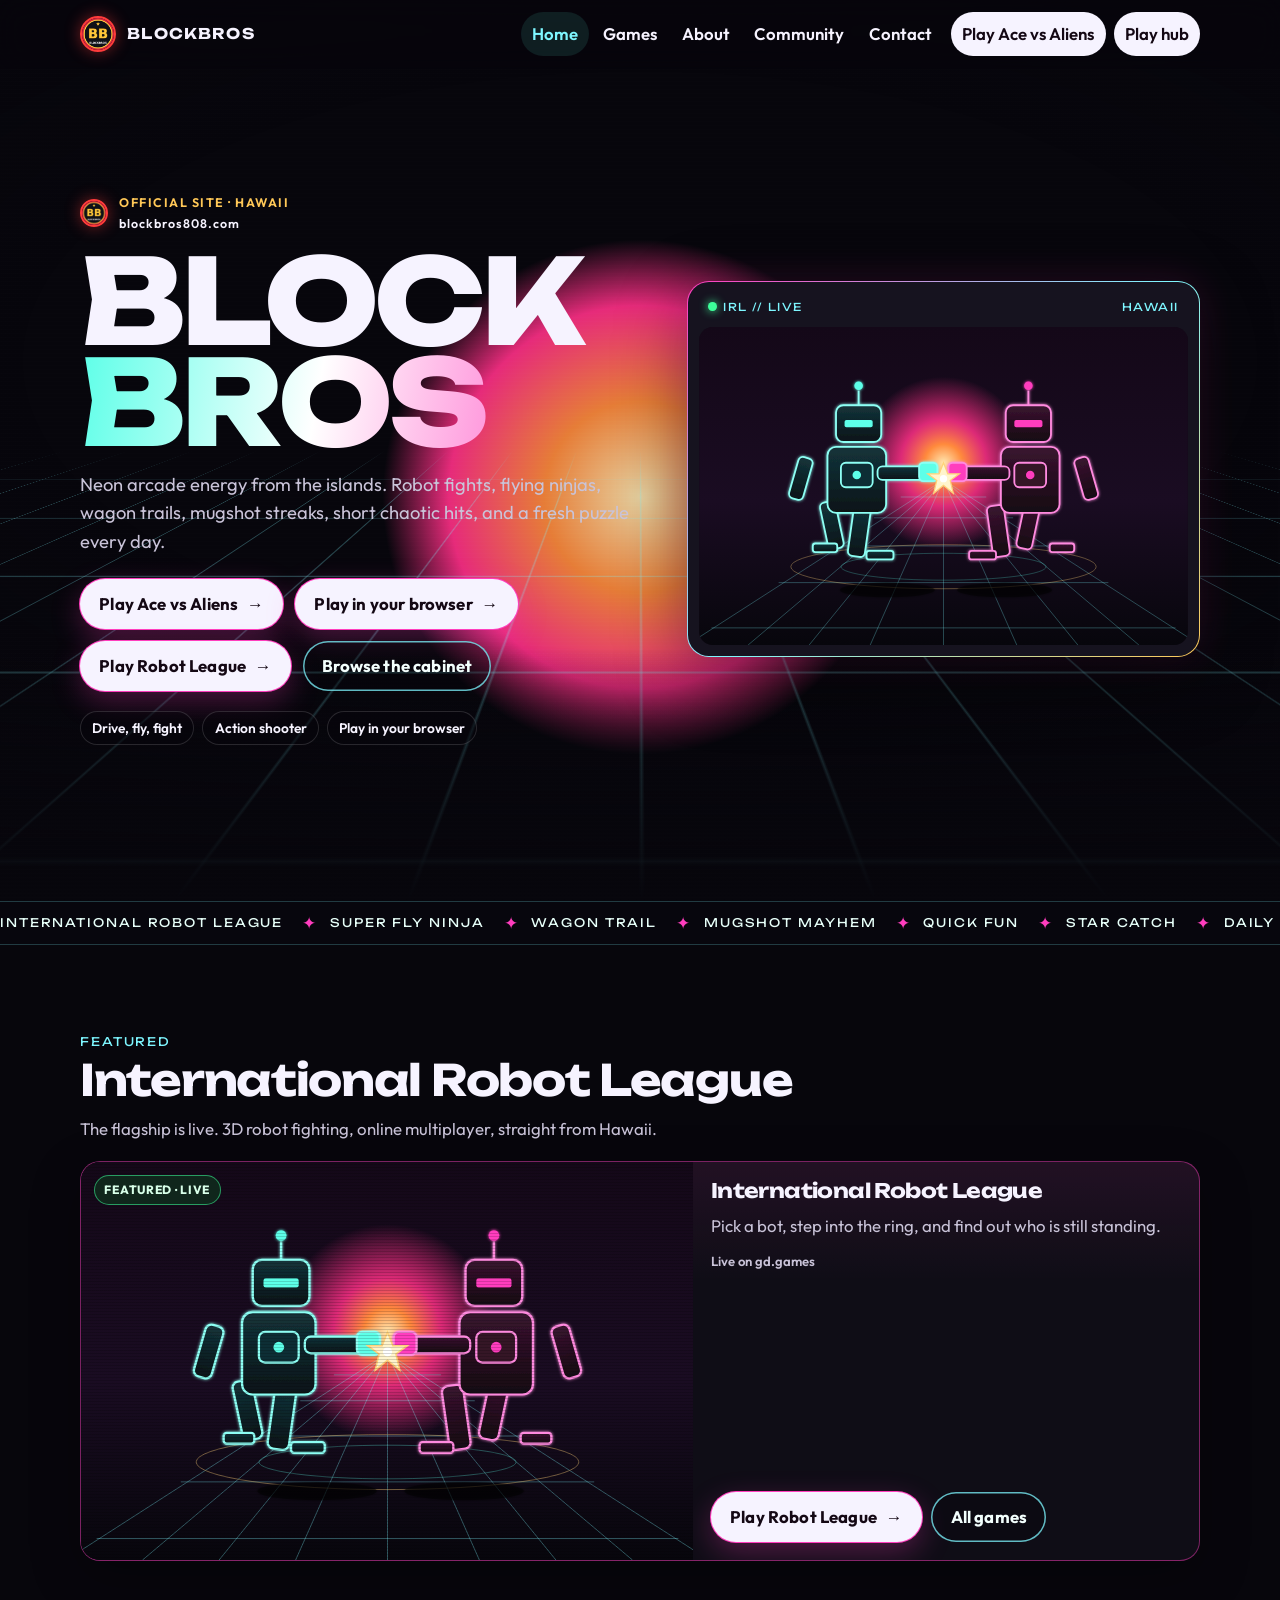
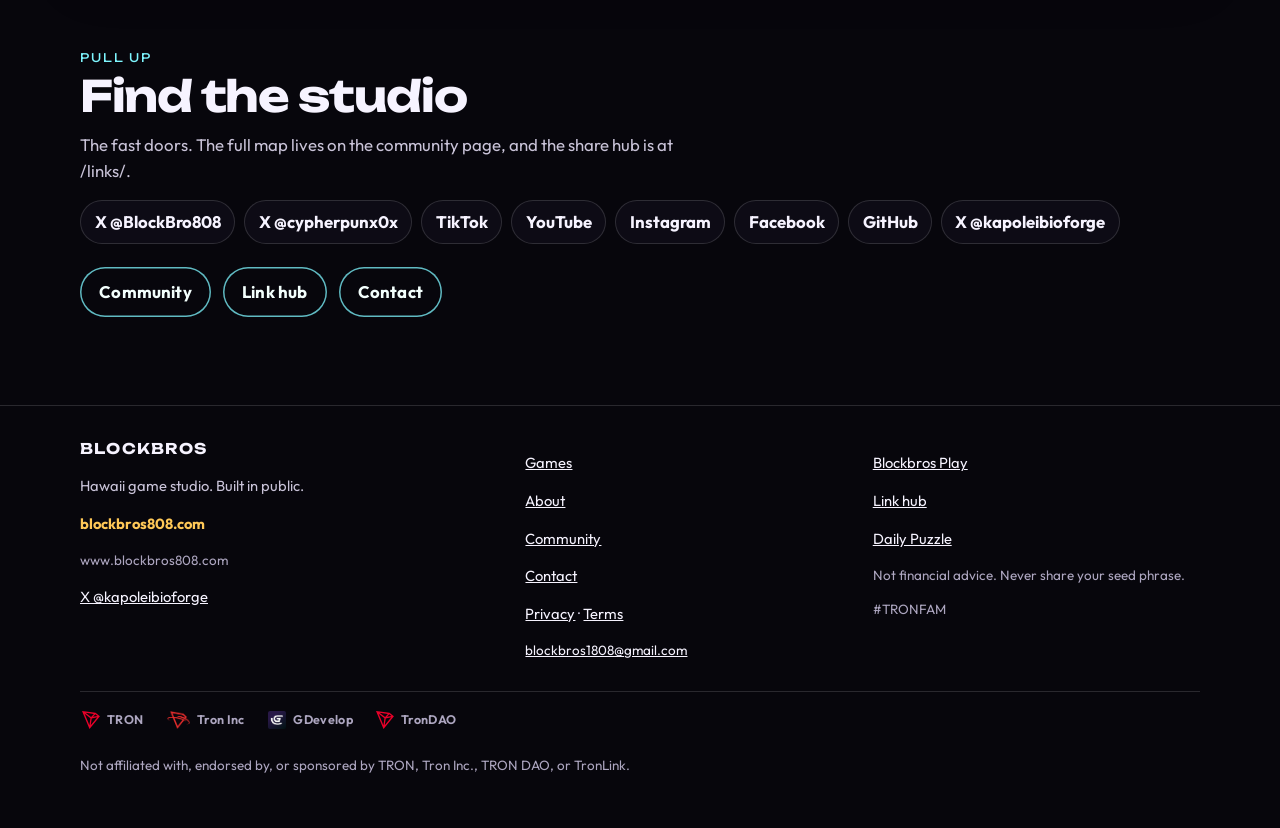
<file: index.html>
<!DOCTYPE html>
<html lang="en">
<head>
  <meta charset="utf-8">
  <meta name="viewport" content="width=device-width, initial-scale=1">
  <meta name="referrer" content="strict-origin-when-cross-origin">
  <title>BLOCKBROS — Hawaii game studio</title>
  <meta name="description" content="Official site of BLOCKBROS, a Hawaii game studio. Play Ace vs Aliens, Robot League, Super Fly Ninja, Wagon Trail, Mugshot Mayhem, Quick Fun, Star Catch, and the Daily Puzzle.">
  <meta name="theme-color" content="#07060c">
  <link rel="canonical" href="https://blockbros808.com/">
  <link rel="icon" href="/assets/favicon.svg" type="image/svg+xml">
  <link rel="apple-touch-icon" href="/assets/apple-touch.png">
  <meta property="og:title" content="BLOCKBROS — Hawaii game studio">
  <meta property="og:description" content="Official site of BLOCKBROS. Neon arcade games from Hawaii. Play Ace vs Aliens in your browser.">
  <meta property="og:type" content="website">
  <meta property="og:url" content="https://blockbros808.com/">
  <meta property="og:image" content="https://blockbros808.com/assets/og.png">
  <meta property="og:image:width" content="1200">
  <meta property="og:image:height" content="630">
  <meta property="og:image:alt" content="BLOCKBROS wordmark on a dark neon sunset grid. Hawaii game studio.">
  <meta name="twitter:card" content="summary_large_image">
  <meta name="twitter:title" content="BLOCKBROS — Hawaii game studio">
  <meta name="twitter:description" content="Official site of BLOCKBROS. Play Ace vs Aliens in your browser.">
  <meta name="twitter:image" content="https://blockbros808.com/assets/og.png">
  <link rel="preload" href="/assets/fonts/unbounded-latin.woff2" as="font" type="font/woff2" crossorigin>
  <link rel="preload" href="/assets/fonts/outfit-latin.woff2" as="font" type="font/woff2" crossorigin>
  <link rel="stylesheet" href="/assets/styles.css?v=ace-top-20261113">
  <style>html,body{background:#07060c;margin:0}</style>
  <script type="application/ld+json">
  {
    "@context": "https://schema.org",
    "@type": "Organization",
    "name": "BLOCKBROS",
    "url": "https://blockbros808.com/",
    "logo": "https://blockbros808.com/assets/logo.jpg",
    "email": "blockbros1808@gmail.com",
    "description": "Official site of BLOCKBROS, a Hawaii game studio.",
    "sameAs": [
      "https://x.com/BlockBro808",
      "https://x.com/cypherpunx0x",
      "https://www.tiktok.com/@blockbros808",
      "https://blockbros808.com/meme/",
      "https://www.instagram.com/blockbros808/",
      "https://www.facebook.com/profile.php?id=61596074155146",
      "https://github.com/Blockbros808",
      "https://blockbros.itch.io/",
      "https://gd.games/BlockBros"
    ]
  }
  </script>
</head>
<body id="top">
  <a class="skip" href="#featured">Skip to the featured game</a>
  <header class="site-header">
    <div class="wrap header-bar">
      <a class="brand" href="/">
        <img src="/assets/logo.jpg" width="36" height="36" alt="">
        BLOCKBROS
      </a>
      <input class="nav-toggle" type="checkbox" id="nav-toggle">
      <label class="nav-btn" for="nav-toggle" aria-controls="site-nav" aria-expanded="false">
        <span class="sr-only">Menu</span>
        <span class="burger" aria-hidden="true"></span>
      </label>
      <nav id="site-nav" class="site-nav" aria-label="Primary">
        <a href="/" aria-current="page">Home</a>
        <a href="/games/">Games</a>
        <a href="/about/">About</a>
        <a href="/community/">Community</a>
        <a href="/contact/">Contact</a>
        <a class="nav-cta" href="https://play.blockbros808.com/games/ace-vs-aliens/">Play Ace vs Aliens</a>
        <a class="nav-cta" href="https://play.blockbros808.com/">Play hub</a>
        <a class="nav-cta nav-extra" href="https://gd.games/blockbros/international-robot-league">Play Robot League</a>
        <a class="nav-cta nav-extra" href="/games/">Browse the cabinet</a>
      </nav>
    </div>
  </header>

  <section class="hero" aria-labelledby="studio-name">
    <div class="hero-bg" aria-hidden="true">
      <div class="sun"></div>
      <div class="grid-floor"></div>
      <div class="vignette"></div>
      <div class="scan"></div>
    </div>
    <div class="wrap hero-grid">
      <div class="hero-copy">
        <p class="kicker">
          <img src="/assets/logo.jpg" width="28" height="28" alt="">
          <span>Official site · Hawaii<span class="kicker-domain">blockbros808.com</span></span>
        </p>
        <h1 class="wordmark" id="studio-name">
          <span>BLOCK</span>
          <span class="line-bros">BROS</span>
        </h1>
        <p class="lede">Neon arcade energy from the islands. Robot fights, flying ninjas, wagon trails, mugshot streaks, short chaotic hits, and a fresh puzzle every day.</p>
        <div class="cta-row">
          <a class="btn btn-primary" href="https://play.blockbros808.com/games/ace-vs-aliens/">Play Ace vs Aliens <span class="arrow" aria-hidden="true">→</span></a>
          <a class="btn btn-primary" href="https://play.blockbros808.com/">Play in your browser <span class="arrow" aria-hidden="true">→</span></a>
          <a class="btn btn-primary" href="https://gd.games/blockbros/international-robot-league">Play Robot League <span class="arrow" aria-hidden="true">→</span></a>
          <a class="btn btn-ghost" href="/games/">Browse the cabinet</a>
        </div>
        <ul class="facts">
          <li>Drive, fly, fight</li>
          <li>Action shooter</li>
          <li>Play in your browser</li>
        </ul>
      </div>
      <div class="cabinet">
        <div class="cabinet-bar">
          <span><span class="led" aria-hidden="true"></span>IRL // LIVE</span>
          <span>HAWAII</span>
        </div>
        <div class="cabinet-screen">
          <img src="/assets/arena.svg" width="800" height="520" alt="">
        </div>
      </div>
    </div>
  </section>

  <div class="ticker" aria-hidden="true">
    <div class="ticker-track">
      <div class="ticker-group">
        <span>INTERNATIONAL ROBOT LEAGUE</span><i>✦</i>
        <span>SUPER FLY NINJA</span><i>✦</i>
        <span>WAGON TRAIL</span><i>✦</i>
        <span>MUGSHOT MAYHEM</span><i>✦</i>
        <span>QUICK FUN</span><i>✦</i>
        <span>STAR CATCH</span><i>✦</i>
        <span>DAILY PUZZLE</span><i>✦</i>
        <span>HAWAII</span><i>✦</i>
      </div>
      <div class="ticker-group">
        <span>INTERNATIONAL ROBOT LEAGUE</span><i>✦</i>
        <span>SUPER FLY NINJA</span><i>✦</i>
        <span>WAGON TRAIL</span><i>✦</i>
        <span>MUGSHOT MAYHEM</span><i>✦</i>
        <span>QUICK FUN</span><i>✦</i>
        <span>STAR CATCH</span><i>✦</i>
        <span>DAILY PUZZLE</span><i>✦</i>
        <span>HAWAII</span><i>✦</i>
      </div>
    </div>
  </div>

  <main>
    <section class="band" id="featured" aria-labelledby="featured-title">
      <div class="wrap">
        <p class="eyebrow">Featured</p>
        <h2 id="featured-title">International Robot League</h2>
        <p class="section-intro">The flagship is live. 3D robot fighting, online multiplayer, straight from Hawaii.</p>
        <div class="game-grid" style="margin-top:1.2rem">
          <article class="card card-featured">
            <div class="cover">
              <span class="badge">Featured · Live</span>
              <img src="/assets/arena.svg" width="800" height="520" alt="">
            </div>
            <div class="card-body">
              <h3>International Robot League</h3>
              <p>Pick a bot, step into the ring, and find out who is still standing.</p>
              <p class="where">Live on gd.games</p>
              <div class="card-actions">
                <a class="btn btn-primary" href="https://gd.games/blockbros/international-robot-league">Play Robot League <span class="arrow" aria-hidden="true">→</span></a>
                <a class="btn btn-ghost" href="/games/">All games</a>
              </div>
            </div>
          </article>
        </div>
      </div>
    </section>

    <section class="band" id="socials" aria-labelledby="socials-title" style="padding-top:0">
      <div class="wrap">
        <p class="eyebrow">Pull up</p>
        <h2 id="socials-title">Find the studio</h2>
        <p class="section-intro">The fast doors. The full map lives on the community page, and the share hub is at /links/.</p>
        <ul class="quick-socials">
          <li><a href="https://x.com/BlockBro808">X @BlockBro808</a></li>
          <li><a href="https://x.com/cypherpunx0x">X @cypherpunx0x</a></li>
          <li><a href="https://www.tiktok.com/@blockbros808">TikTok</a></li>
          <li><a href="/meme/">YouTube</a></li>
          <li><a href="https://www.instagram.com/blockbros808/">Instagram</a></li>
          <li><a href="https://www.facebook.com/profile.php?id=61596074155146">Facebook</a></li>
          <li><a href="https://github.com/Blockbros808">GitHub</a></li>
          <li><a href="https://x.com/kapoleibioforge">X @kapoleibioforge</a></li>
        </ul>
        <div class="cta-row">
          <a class="btn btn-ghost" href="/community/">Community</a>
          <a class="btn btn-ghost" href="/links/">Link hub</a>
          <a class="btn btn-ghost" href="/contact/">Contact</a>
        </div>
      </div>
    </section>
  </main>

  <footer class="site-footer">
    <div class="wrap footer-grid">
      <div>
        <strong>BLOCKBROS</strong>
        <p>Hawaii game studio. Built in public.</p>
        <p><a class="domain" href="https://blockbros808.com/">blockbros808.com</a></p>
        <p class="fine">www.blockbros808.com</p>
        <p><a href="https://x.com/kapoleibioforge">X @kapoleibioforge</a></p>
      </div>
      <div>
        <p><a href="/games/">Games</a></p>
        <p><a href="/about/">About</a></p>
        <p><a href="/community/">Community</a></p>
        <p><a href="/contact/">Contact</a></p>
        <p><a href="/privacy/">Privacy</a> · <a href="/terms/">Terms</a></p>
        <p class="fine"><a href="mailto:blockbros1808@gmail.com">blockbros1808@gmail.com</a></p>
      </div>
      <div>
        <p><a href="https://play.blockbros808.com/">Blockbros Play</a></p>
        <p><a href="/links/">Link hub</a></p>
        <p><a href="/daily/">Daily Puzzle</a></p>
        <p class="fine">Not financial advice. Never share your seed phrase.</p>
        <p class="fine">#TRONFAM</p>
      </div>
    </div>
    <div class="wrap">
      <ul class="mark-row">
        <li><a href="https://tron.network/"><img src="/assets/marks/tron.svg" width="18" height="19" alt=""><span>TRON</span></a></li>
        <li><a href="https://t.network/"><img src="/assets/marks/tron-inc.png" width="23" height="18" alt=""><span>Tron Inc</span></a></li>
        <li><a href="https://gdevelop.io/"><img src="/assets/marks/gdevelop.png" width="18" height="18" alt=""><span>GDevelop</span></a></li>
        <li><a href="https://trondao.org/"><img src="/assets/marks/tron.svg" width="18" height="19" alt=""><span>TronDAO</span></a></li>
      </ul>
      <p class="fine">Not affiliated with, endorsed by, or sponsored by TRON, Tron Inc., TRON DAO, or TronLink.</p>
    </div>
  </footer>
  <script src="/assets/main.js"></script>
</body>
</html>
</file>
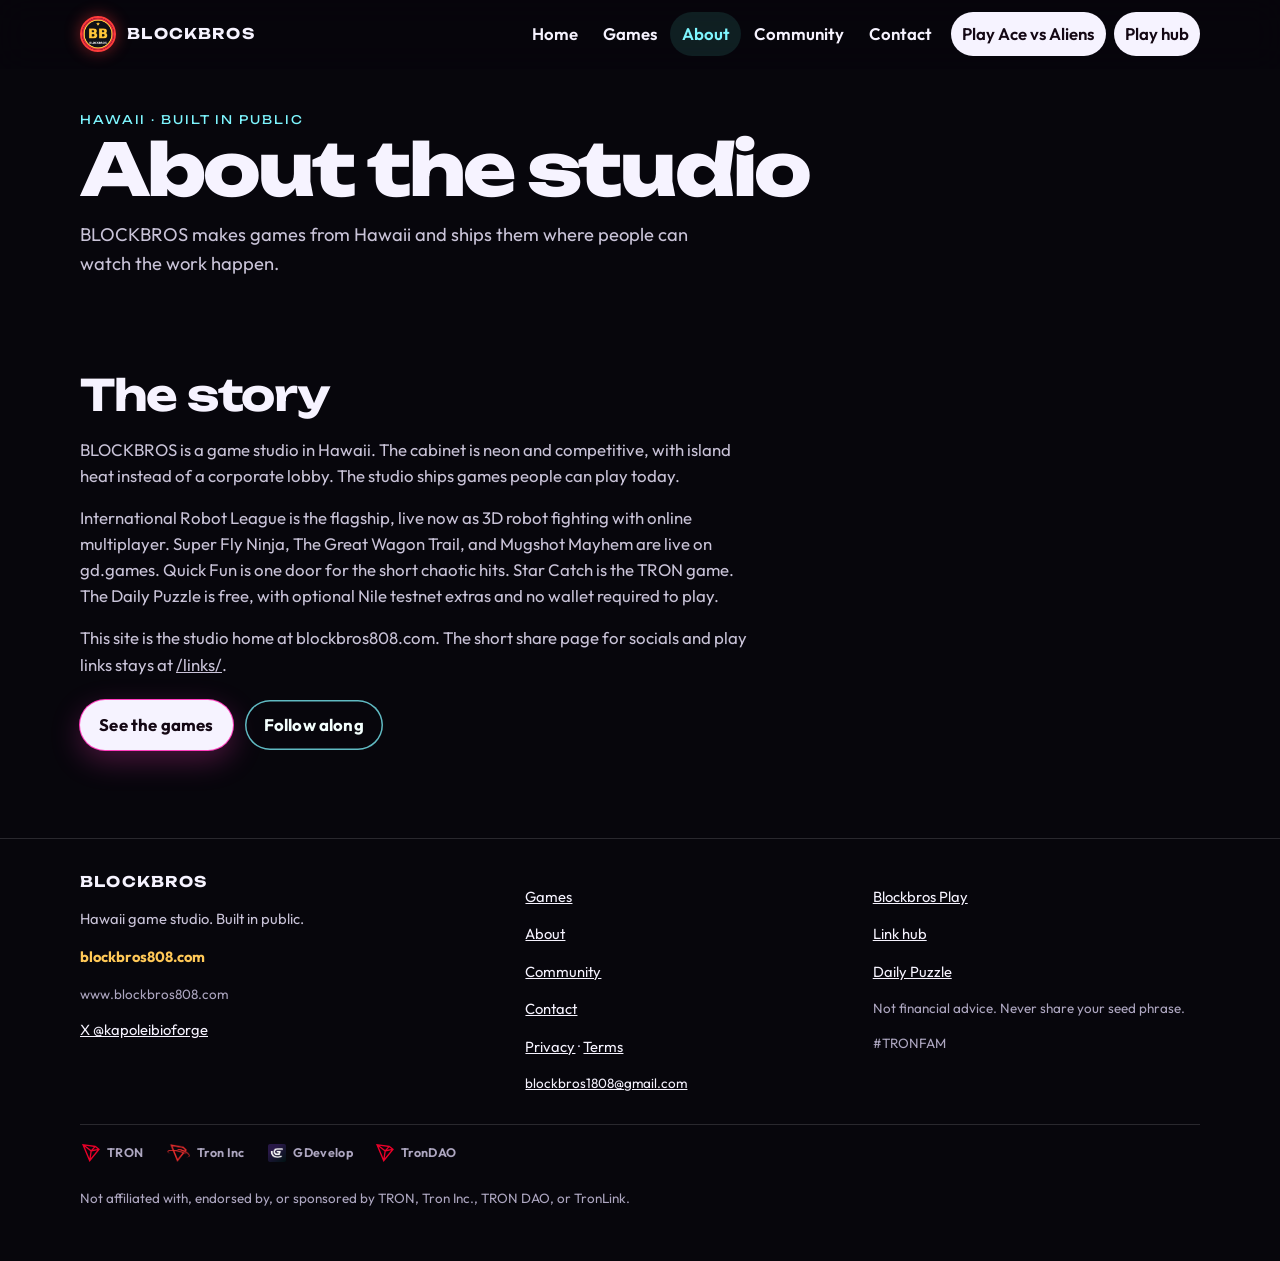
<file: about/index.html>
<!DOCTYPE html>
<html lang="en">
<head>
  <meta charset="utf-8">
  <meta name="viewport" content="width=device-width, initial-scale=1">
  <meta name="referrer" content="strict-origin-when-cross-origin">
  <title>About — BLOCKBROS</title>
  <meta name="description" content="BLOCKBROS is a Hawaii game studio built in public.">
  <meta name="theme-color" content="#07060c">
  <link rel="canonical" href="https://blockbros808.com/about/">
  <link rel="icon" href="/assets/favicon.svg" type="image/svg+xml">
  <link rel="apple-touch-icon" href="/assets/apple-touch.png">
  <meta property="og:title" content="About — BLOCKBROS">
  <meta property="og:description" content="A Hawaii studio building neon arcade games in public.">
  <meta property="og:type" content="website">
  <meta property="og:url" content="https://blockbros808.com/about/">
  <meta property="og:image" content="https://blockbros808.com/assets/og.png">
  <meta name="twitter:card" content="summary_large_image">
  <meta name="twitter:title" content="About — BLOCKBROS">
  <meta name="twitter:image" content="https://blockbros808.com/assets/og.png">
  <link rel="stylesheet" href="/assets/styles.css?v=ace-top-20261113">
  <style>html,body{background:#07060c;margin:0}</style>
</head>
<body>
  <a class="skip" href="#content">Skip to about</a>
  <header class="site-header">
    <div class="wrap header-bar">
      <a class="brand" href="/">
        <img src="/assets/logo.jpg" width="36" height="36" alt="">
        BLOCKBROS
      </a>
      <input class="nav-toggle" type="checkbox" id="nav-toggle">
      <label class="nav-btn" for="nav-toggle" aria-controls="site-nav" aria-expanded="false">
        <span class="sr-only">Menu</span>
        <span class="burger" aria-hidden="true"></span>
      </label>
      <nav id="site-nav" class="site-nav" aria-label="Primary">
        <a href="/">Home</a>
        <a href="/games/">Games</a>
        <a href="/about/" aria-current="page">About</a>
        <a href="/community/">Community</a>
        <a href="/contact/">Contact</a>
        <a class="nav-cta" href="https://play.blockbros808.com/games/ace-vs-aliens/">Play Ace vs Aliens</a>
        <a class="nav-cta" href="https://play.blockbros808.com/">Play hub</a>
        <a class="nav-cta nav-extra" href="https://gd.games/blockbros/international-robot-league">Play Robot League</a>
        <a class="nav-cta nav-extra" href="/games/">Browse the cabinet</a>
      </nav>
    </div>
  </header>

  <main id="content">
    <section class="page-hero">
      <div class="wrap">
        <p class="eyebrow">Hawaii · built in public</p>
        <h1>About the studio</h1>
        <p class="lede">BLOCKBROS makes games from Hawaii and ships them where people can watch the work happen.</p>
      </div>
    </section>

    <section class="band" aria-labelledby="story-title">
      <div class="wrap">
        <h2 id="story-title">The story</h2>
        <div class="story">
          <p>BLOCKBROS is a game studio in Hawaii. The cabinet is neon and competitive, with island heat instead of a corporate lobby. The studio ships games people can play today.</p>
          <p>International Robot League is the flagship, live now as 3D robot fighting with online multiplayer. Super Fly Ninja, The Great Wagon Trail, and Mugshot Mayhem are live on gd.games. Quick Fun is one door for the short chaotic hits. Star Catch is the TRON game. The Daily Puzzle is free, with optional Nile testnet extras and no wallet required to play.</p>
          <p>This site is the studio home at blockbros808.com. The short share page for socials and play links stays at <a href="/links/">/links/</a>.</p>
        </div>
        <div class="cta-row">
          <a class="btn btn-primary" href="/games/">See the games</a>
          <a class="btn btn-ghost" href="/community/">Follow along</a>
        </div>
      </div>
    </section>

  </main>

  <footer class="site-footer">
    <div class="wrap footer-grid">
      <div>
        <strong>BLOCKBROS</strong>
        <p>Hawaii game studio. Built in public.</p>
        <p><a class="domain" href="https://blockbros808.com/">blockbros808.com</a></p>
        <p class="fine">www.blockbros808.com</p>
        <p><a href="https://x.com/kapoleibioforge">X @kapoleibioforge</a></p>
      </div>
      <div>
        <p><a href="/games/">Games</a></p>
        <p><a href="/about/">About</a></p>
        <p><a href="/community/">Community</a></p>
        <p><a href="/contact/">Contact</a></p>
        <p><a href="/privacy/">Privacy</a> · <a href="/terms/">Terms</a></p>
        <p class="fine"><a href="mailto:blockbros1808@gmail.com">blockbros1808@gmail.com</a></p>
      </div>
      <div>
        <p><a href="https://play.blockbros808.com/">Blockbros Play</a></p>
        <p><a href="/links/">Link hub</a></p>
        <p><a href="/daily/">Daily Puzzle</a></p>
        <p class="fine">Not financial advice. Never share your seed phrase.</p>
        <p class="fine">#TRONFAM</p>
      </div>
    </div>
    <div class="wrap">
      <ul class="mark-row">
        <li><a href="https://tron.network/"><img src="/assets/marks/tron.svg" width="18" height="19" alt=""><span>TRON</span></a></li>
        <li><a href="https://t.network/"><img src="/assets/marks/tron-inc.png" width="23" height="18" alt=""><span>Tron Inc</span></a></li>
        <li><a href="https://gdevelop.io/"><img src="/assets/marks/gdevelop.png" width="18" height="18" alt=""><span>GDevelop</span></a></li>
        <li><a href="https://trondao.org/"><img src="/assets/marks/tron.svg" width="18" height="19" alt=""><span>TronDAO</span></a></li>
      </ul>
      <p class="fine">Not affiliated with, endorsed by, or sponsored by TRON, Tron Inc., TRON DAO, or TronLink.</p>
    </div>
  </footer>
  <script src="/assets/main.js"></script>
</body>
</html>
</file>
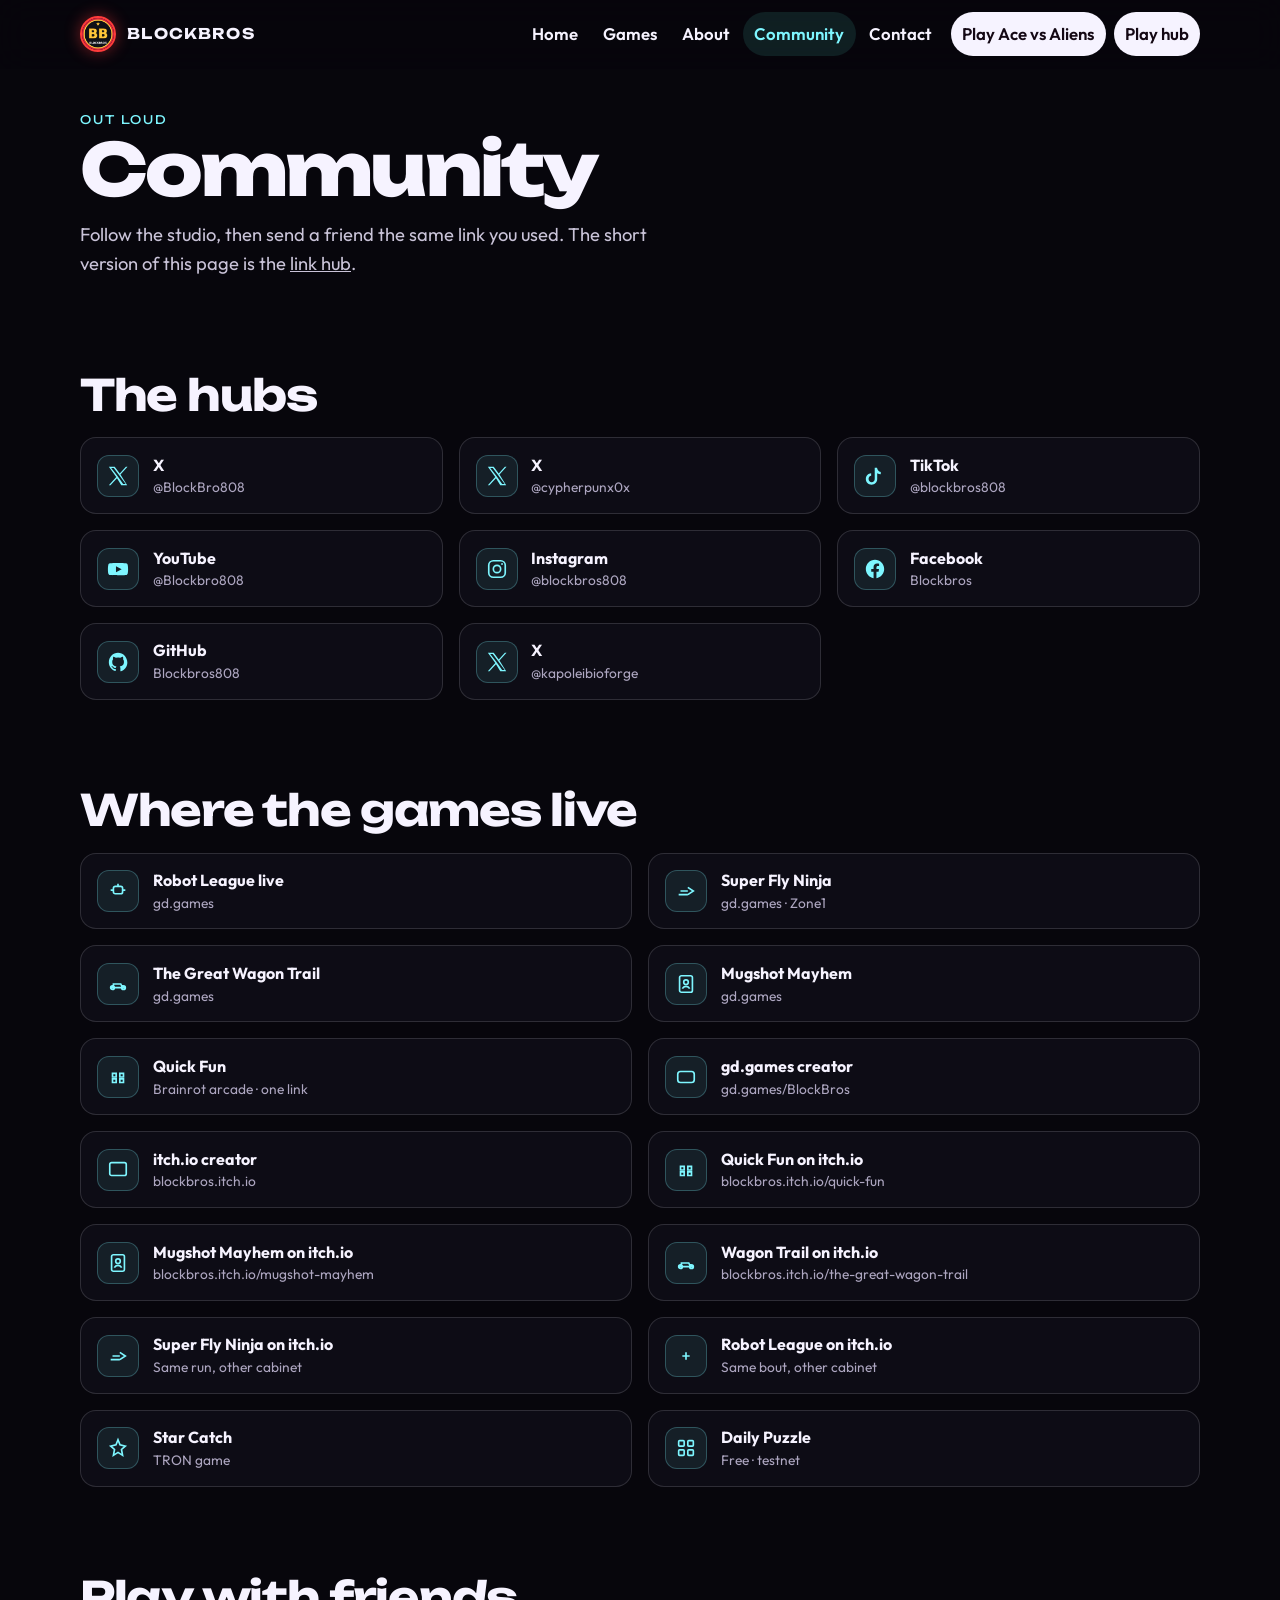
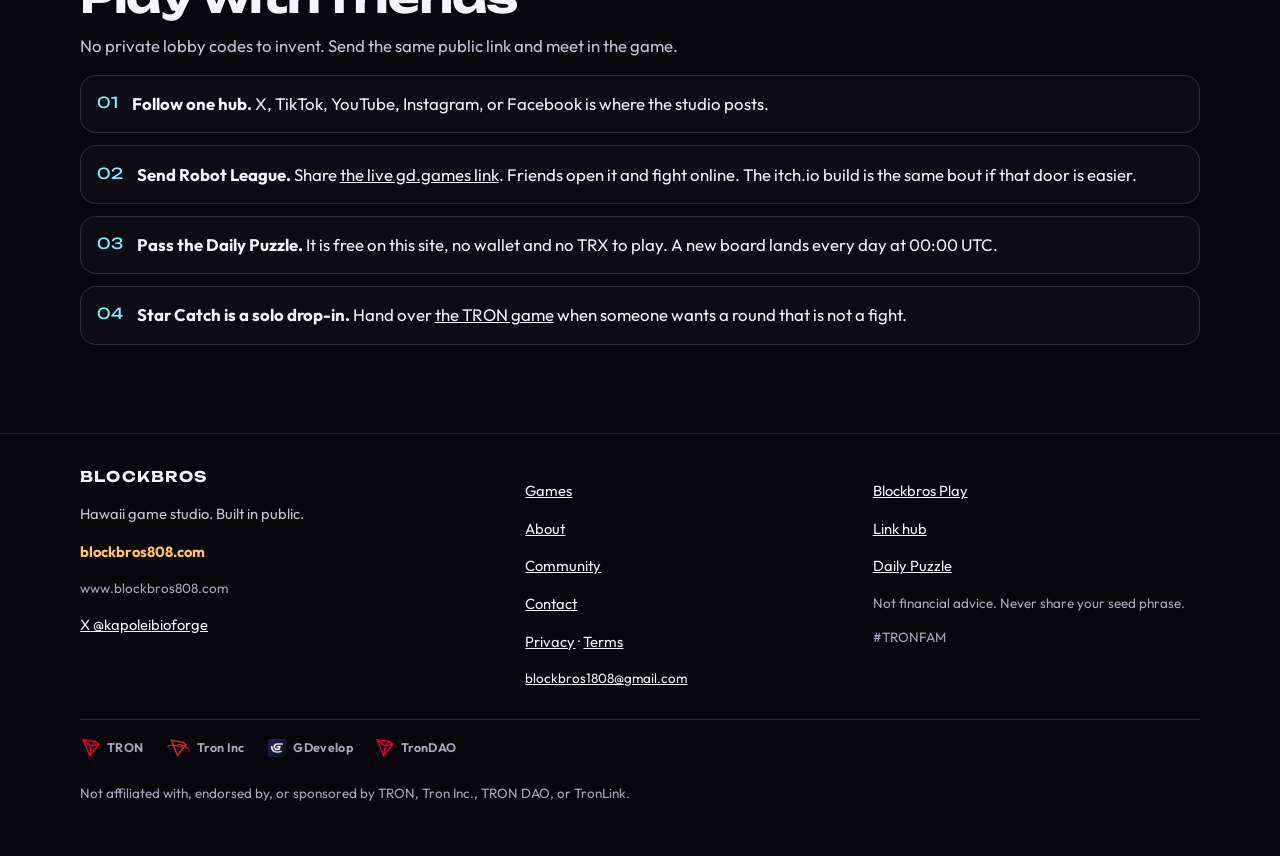
<file: community/index.html>
<!DOCTYPE html>
<html lang="en">
<head>
  <meta charset="utf-8">
  <meta name="viewport" content="width=device-width, initial-scale=1">
  <meta name="referrer" content="strict-origin-when-cross-origin">
  <title>Community — BLOCKBROS</title>
  <meta name="description" content="Follow BLOCKBROS on X, TikTok, YouTube, Instagram, Facebook, and GitHub. Play together on gd.games and itch.io.">
  <meta name="theme-color" content="#07060c">
  <link rel="canonical" href="https://blockbros808.com/community/">
  <link rel="icon" href="/assets/favicon.svg" type="image/svg+xml">
  <link rel="apple-touch-icon" href="/assets/apple-touch.png">
  <meta property="og:title" content="Community — BLOCKBROS">
  <meta property="og:description" content="The hubs, the play links, and how to pull friends into a match.">
  <meta property="og:type" content="website">
  <meta property="og:url" content="https://blockbros808.com/community/">
  <meta property="og:image" content="https://blockbros808.com/assets/og.png">
  <meta name="twitter:card" content="summary_large_image">
  <meta name="twitter:title" content="Community — BLOCKBROS">
  <meta name="twitter:image" content="https://blockbros808.com/assets/og.png">
  <link rel="stylesheet" href="/assets/styles.css?v=ace-top-20261113">
  <style>html,body{background:#07060c;margin:0}</style>
</head>
<body>
  <a class="skip" href="#content">Skip to community</a>
  <header class="site-header">
    <div class="wrap header-bar">
      <a class="brand" href="/">
        <img src="/assets/logo.jpg" width="36" height="36" alt="">
        BLOCKBROS
      </a>
      <input class="nav-toggle" type="checkbox" id="nav-toggle">
      <label class="nav-btn" for="nav-toggle" aria-controls="site-nav" aria-expanded="false">
        <span class="sr-only">Menu</span>
        <span class="burger" aria-hidden="true"></span>
      </label>
      <nav id="site-nav" class="site-nav" aria-label="Primary">
        <a href="/">Home</a>
        <a href="/games/">Games</a>
        <a href="/about/">About</a>
        <a href="/community/" aria-current="page">Community</a>
        <a href="/contact/">Contact</a>
        <a class="nav-cta" href="https://play.blockbros808.com/games/ace-vs-aliens/">Play Ace vs Aliens</a>
        <a class="nav-cta" href="https://play.blockbros808.com/">Play hub</a>
        <a class="nav-cta nav-extra" href="https://gd.games/blockbros/international-robot-league">Play Robot League</a>
        <a class="nav-cta nav-extra" href="/games/">Browse the cabinet</a>
      </nav>
    </div>
  </header>

  <main id="content">
    <section class="page-hero">
      <div class="wrap">
        <p class="eyebrow">Out loud</p>
        <h1>Community</h1>
        <p class="lede">Follow the studio, then send a friend the same link you used. The short version of this page is the <a href="/links/">link hub</a>.</p>
      </div>
    </section>

    <section class="band" aria-labelledby="hubs-title">
      <div class="wrap">
        <h2 id="hubs-title">The hubs</h2>
        <div class="social-grid" style="margin-top:1.2rem">
          <a class="social" href="https://x.com/BlockBro808">
            <span class="icon" aria-hidden="true"><svg viewBox="0 0 24 24" fill="currentColor"><path d="M14.7 10.3 22.4 2h-1.8l-6.7 7.2L8.4 2H2l8.1 11.2L2 22h1.8l7.1-7.6L15.6 22H22l-7.3-11.7Zm-2.5 2.7-.8-1.1L4.6 3.3h2.8l5.3 7.1.8 1.1 6.9 9.2h-2.8l-5.4-7.7Z"/></svg></span>
            <span><strong>X</strong><small>@BlockBro808</small></span>
          </a>
          <a class="social" href="https://x.com/cypherpunx0x">
            <span class="icon" aria-hidden="true"><svg viewBox="0 0 24 24" fill="currentColor"><path d="M14.7 10.3 22.4 2h-1.8l-6.7 7.2L8.4 2H2l8.1 11.2L2 22h1.8l7.1-7.6L15.6 22H22l-7.3-11.7Zm-2.5 2.7-.8-1.1L4.6 3.3h2.8l5.3 7.1.8 1.1 6.9 9.2h-2.8l-5.4-7.7Z"/></svg></span>
            <span><strong>X</strong><small>@cypherpunx0x</small></span>
          </a>
          <a class="social" href="https://www.tiktok.com/@blockbros808">
            <span class="icon" aria-hidden="true"><svg viewBox="0 0 24 24" fill="currentColor"><path d="M14.2 3c.4 2.4 1.8 4.2 4.1 4.6v2.5c-1.4 0-2.7-.4-3.9-1.2v6.4c0 3.4-2.6 6.2-6.2 6.2S2 18.7 2 15.3c0-3.3 2.5-6 5.8-6.2v2.7c-1.6.2-2.8 1.6-2.8 3.5 0 1.9 1.5 3.5 3.4 3.5s3.3-1.6 3.3-3.5V3h2.5Z"/></svg></span>
            <span><strong>TikTok</strong><small>@blockbros808</small></span>
          </a>
          <a class="social" href="/meme/">
            <span class="icon" aria-hidden="true"><svg viewBox="0 0 24 24" fill="currentColor"><path d="M23 12.2s0-3.2-.4-4.6c-.2-.9-.9-1.6-1.8-1.8C19.2 5.4 12 5.4 12 5.4s-7.2 0-8.8.4c-.9.2-1.6.9-1.8 1.8C1 9 1 12.2 1 12.2s0 3.2.4 4.6c.2.9.9 1.6 1.8 1.8 1.6.4 8.8.4 8.8.4s7.2 0 8.8-.4c.9-.2 1.6-.9 1.8-1.8.4-1.4.4-4.6.4-4.6ZM9.8 15.5V8.9l6.2 3.3-6.2 3.3Z"/></svg></span>
            <span><strong>YouTube</strong><small>@Blockbro808</small></span>
          </a>
          <a class="social" href="https://www.instagram.com/blockbros808/">
            <span class="icon" aria-hidden="true"><svg viewBox="0 0 24 24" fill="none" stroke="currentColor" stroke-width="1.8"><rect x="3" y="3" width="18" height="18" rx="5"/><circle cx="12" cy="12" r="4"/><circle cx="17.5" cy="6.5" r="1" fill="currentColor" stroke="none"/></svg></span>
            <span><strong>Instagram</strong><small>@blockbros808</small></span>
          </a>
          <a class="social" href="https://www.facebook.com/profile.php?id=61596074155146">
            <span class="icon" aria-hidden="true"><svg viewBox="0 0 24 24" fill="currentColor"><path d="M22 12.06C22 6.5 17.52 2 12 2S2 6.5 2 12.06c0 5.02 3.66 9.18 8.44 9.94v-7.03H7.9v-2.91h2.54V9.84c0-2.51 1.49-3.89 3.78-3.89 1.09 0 2.24.2 2.24.2v2.47h-1.26c-1.24 0-1.63.77-1.63 1.56v1.88h2.78l-.44 2.91h-2.34V22c4.78-.76 8.44-4.92 8.44-9.94Z"/></svg></span>
            <span><strong>Facebook</strong><small>Blockbros</small></span>
          </a>
          <a class="social" href="https://github.com/Blockbros808">
            <span class="icon" aria-hidden="true"><svg viewBox="0 0 24 24" fill="currentColor"><path d="M12 2C6.5 2 2 6.6 2 12.2c0 4.5 2.9 8.3 6.9 9.6.5.1.7-.2.7-.5v-1.8c-2.8.6-3.4-1.2-3.4-1.2-.4-1.1-1.1-1.4-1.1-1.4-.9-.6.1-.6.1-.6 1 .1 1.5 1 1.5 1 .9 1.6 2.4 1.1 3 .9.1-.7.4-1.1.6-1.4-2.2-.3-4.6-1.1-4.6-5 0-1.1.4-2 1-2.7-.1-.3-.4-1.3.1-2.7 0 0 .8-.3 2.8 1a9.4 9.4 0 0 1 5 0c2-1.3 2.8-1 2.8-1 .5 1.4.2 2.4.1 2.7.6.7 1 1.6 1 2.7 0 3.9-2.3 4.7-4.6 5 .4.3.7 1 .7 2v2.9c0 .3.2.6.7.5 4-1.3 6.9-5.1 6.9-9.6C22 6.6 17.5 2 12 2Z"/></svg></span>
            <span><strong>GitHub</strong><small>Blockbros808</small></span>
          </a>
          <a class="social" href="https://x.com/kapoleibioforge">
            <span class="icon" aria-hidden="true"><svg viewBox="0 0 24 24" fill="currentColor"><path d="M14.7 10.3 22.4 2h-1.8l-6.7 7.2L8.4 2H2l8.1 11.2L2 22h1.8l7.1-7.6L15.6 22H22l-7.3-11.7Zm-2.5 2.7-.8-1.1L4.6 3.3h2.8l5.3 7.1.8 1.1 6.9 9.2h-2.8l-5.4-7.7Z"/></svg></span>
            <span><strong>X</strong><small>@kapoleibioforge</small></span>
          </a>
        </div>
      </div>
    </section>

    <section class="band" style="padding-top:0" aria-labelledby="play-title">
      <div class="wrap">
        <h2 id="play-title">Where the games live</h2>
        <div class="place-grid" style="margin-top:1.2rem">
          <a class="place" href="https://gd.games/blockbros/international-robot-league">
            <span class="icon" aria-hidden="true"><svg viewBox="0 0 24 24" fill="none" stroke="currentColor" stroke-width="1.8"><rect x="7" y="7" width="10" height="8" rx="2"/><path d="M12 7V4M4 11h3M17 11h3"/></svg></span>
            <span><strong>Robot League live</strong><small>gd.games</small></span>
          </a>
          <a class="place" href="https://gd.games/zone1/super-fly-ninja">
            <span class="icon" aria-hidden="true"><svg viewBox="0 0 24 24" fill="none" stroke="currentColor" stroke-width="1.8"><path d="M4 16h10M6 12h8M14 8l6 4-6 4"/></svg></span>
            <span><strong>Super Fly Ninja</strong><small>gd.games · Zone1</small></span>
          </a>
          <a class="place" href="https://gd.games/blockbros/the-great-wagon-trail-">
            <span class="icon" aria-hidden="true"><svg viewBox="0 0 24 24" fill="none" stroke="currentColor" stroke-width="1.8"><path d="M4 16h16M7 16v-4h8l2 4M8 16a2 2 0 1 1-4 0 2 2 0 0 1 4 0Zm12 0a2 2 0 1 1-4 0 2 2 0 0 1 4 0Z"/></svg></span>
            <span><strong>The Great Wagon Trail</strong><small>gd.games</small></span>
          </a>
          <a class="place" href="https://gd.games/blockbros/mugshot-mayhem-">
            <span class="icon" aria-hidden="true"><svg viewBox="0 0 24 24" fill="none" stroke="currentColor" stroke-width="1.8"><rect x="5" y="3" width="14" height="18" rx="2"/><circle cx="12" cy="10" r="2.5"/><path d="M8 17c.8-1.6 2-2.4 4-2.4s3.2.8 4 2.4"/></svg></span>
            <span><strong>Mugshot Mayhem</strong><small>gd.games</small></span>
          </a>
          <a class="place" href="https://gd.games/coddev">
            <span class="icon" aria-hidden="true"><svg viewBox="0 0 24 24" fill="none" stroke="currentColor" stroke-width="1.8"><path d="M6 8h4v4H6zM14 8h4v4h-4zM6 14h4v4H6zM14 14h4v4h-4z"/></svg></span>
            <span><strong>Quick Fun</strong><small>Brainrot arcade · one link</small></span>
          </a>
          <a class="place" href="https://gd.games/BlockBros">
            <span class="icon" aria-hidden="true"><svg viewBox="0 0 24 24" fill="none" stroke="currentColor" stroke-width="1.8"><rect x="3" y="6" width="18" height="12" rx="3"/></svg></span>
            <span><strong>gd.games creator</strong><small>gd.games/BlockBros</small></span>
          </a>
          <a class="place" href="https://blockbros.itch.io/">
            <span class="icon" aria-hidden="true"><svg viewBox="0 0 24 24" fill="none" stroke="currentColor" stroke-width="1.8"><rect x="3" y="4" width="18" height="14" rx="2"/></svg></span>
            <span><strong>itch.io creator</strong><small>blockbros.itch.io</small></span>
          </a>
          <a class="place" href="https://blockbros.itch.io/quick-fun">
            <span class="icon" aria-hidden="true"><svg viewBox="0 0 24 24" fill="none" stroke="currentColor" stroke-width="1.8"><path d="M6 8h4v4H6zM14 8h4v4h-4zM6 14h4v4H6zM14 14h4v4h-4z"/></svg></span>
            <span><strong>Quick Fun on itch.io</strong><small>blockbros.itch.io/quick-fun</small></span>
          </a>
          <a class="place" href="https://blockbros.itch.io/mugshot-mayhem">
            <span class="icon" aria-hidden="true"><svg viewBox="0 0 24 24" fill="none" stroke="currentColor" stroke-width="1.8"><rect x="5" y="3" width="14" height="18" rx="2"/><circle cx="12" cy="10" r="2.5"/><path d="M8 17c.8-1.6 2-2.4 4-2.4s3.2.8 4 2.4"/></svg></span>
            <span><strong>Mugshot Mayhem on itch.io</strong><small>blockbros.itch.io/mugshot-mayhem</small></span>
          </a>
          <a class="place" href="https://blockbros.itch.io/the-great-wagon-trail">
            <span class="icon" aria-hidden="true"><svg viewBox="0 0 24 24" fill="none" stroke="currentColor" stroke-width="1.8"><path d="M4 16h16M7 16v-4h8l2 4M8 16a2 2 0 1 1-4 0 2 2 0 0 1 4 0Zm12 0a2 2 0 1 1-4 0 2 2 0 0 1 4 0Z"/></svg></span>
            <span><strong>Wagon Trail on itch.io</strong><small>blockbros.itch.io/the-great-wagon-trail</small></span>
          </a>
          <a class="place" href="https://blockbros.itch.io/super-fly-ninja">
            <span class="icon" aria-hidden="true"><svg viewBox="0 0 24 24" fill="none" stroke="currentColor" stroke-width="1.8"><path d="M4 16h10M6 12h8M14 8l6 4-6 4"/></svg></span>
            <span><strong>Super Fly Ninja on itch.io</strong><small>Same run, other cabinet</small></span>
          </a>
          <a class="place" href="https://blockbros.itch.io/international-robot-league">
            <span class="icon" aria-hidden="true"><svg viewBox="0 0 24 24" fill="none" stroke="currentColor" stroke-width="1.8"><path d="M8 12h8M12 8v8"/></svg></span>
            <span><strong>Robot League on itch.io</strong><small>Same bout, other cabinet</small></span>
          </a>
          <a class="place" href="https://blockbros808.github.io/blockbros-star-catch/">
            <span class="icon" aria-hidden="true"><svg viewBox="0 0 24 24" fill="none" stroke="currentColor" stroke-width="1.8"><path d="m12 3 2.2 5.5L20 10l-4.2 3.6L17 20 12 16.8 7 20l1.2-6.4L4 10l5.8-1.5L12 3Z"/></svg></span>
            <span><strong>Star Catch</strong><small>TRON game</small></span>
          </a>
          <a class="place" href="/daily/">
            <span class="icon" aria-hidden="true"><svg viewBox="0 0 24 24" fill="none" stroke="currentColor" stroke-width="1.8"><rect x="4" y="4" width="6" height="6" rx="1"/><rect x="14" y="4" width="6" height="6" rx="1"/><rect x="4" y="14" width="6" height="6" rx="1"/><rect x="14" y="14" width="6" height="6" rx="1"/></svg></span>
            <span><strong>Daily Puzzle</strong><small>Free · testnet</small></span>
          </a>
        </div>
      </div>
    </section>

    <section class="band" style="padding-top:0" aria-labelledby="friends-title">
      <div class="wrap">
        <h2 id="friends-title">Play with friends</h2>
        <p class="section-intro">No private lobby codes to invent. Send the same public link and meet in the game.</p>
        <ol class="steps">
          <li><span class="step-num">01</span><span><strong>Follow one hub.</strong> X, TikTok, YouTube, Instagram, or Facebook is where the studio posts.</span></li>
          <li><span class="step-num">02</span><span><strong>Send Robot League.</strong> Share <a href="https://gd.games/blockbros/international-robot-league">the live gd.games link</a>. Friends open it and fight online. The itch.io build is the same bout if that door is easier.</span></li>
          <li><span class="step-num">03</span><span><strong>Pass the Daily Puzzle.</strong> It is free on this site, no wallet and no TRX to play. A new board lands every day at 00:00 UTC.</span></li>
          <li><span class="step-num">04</span><span><strong>Star Catch is a solo drop-in.</strong> Hand over <a href="https://blockbros808.github.io/blockbros-star-catch/">the TRON game</a> when someone wants a round that is not a fight.</span></li>
        </ol>
      </div>
    </section>
  </main>

  <footer class="site-footer">
    <div class="wrap footer-grid">
      <div>
        <strong>BLOCKBROS</strong>
        <p>Hawaii game studio. Built in public.</p>
        <p><a class="domain" href="https://blockbros808.com/">blockbros808.com</a></p>
        <p class="fine">www.blockbros808.com</p>
        <p><a href="https://x.com/kapoleibioforge">X @kapoleibioforge</a></p>
      </div>
      <div>
        <p><a href="/games/">Games</a></p>
        <p><a href="/about/">About</a></p>
        <p><a href="/community/">Community</a></p>
        <p><a href="/contact/">Contact</a></p>
        <p><a href="/privacy/">Privacy</a> · <a href="/terms/">Terms</a></p>
        <p class="fine"><a href="mailto:blockbros1808@gmail.com">blockbros1808@gmail.com</a></p>
      </div>
      <div>
        <p><a href="https://play.blockbros808.com/">Blockbros Play</a></p>
        <p><a href="/links/">Link hub</a></p>
        <p><a href="/daily/">Daily Puzzle</a></p>
        <p class="fine">Not financial advice. Never share your seed phrase.</p>
        <p class="fine">#TRONFAM</p>
      </div>
    </div>
    <div class="wrap">
      <ul class="mark-row">
        <li><a href="https://tron.network/"><img src="/assets/marks/tron.svg" width="18" height="19" alt=""><span>TRON</span></a></li>
        <li><a href="https://t.network/"><img src="/assets/marks/tron-inc.png" width="23" height="18" alt=""><span>Tron Inc</span></a></li>
        <li><a href="https://gdevelop.io/"><img src="/assets/marks/gdevelop.png" width="18" height="18" alt=""><span>GDevelop</span></a></li>
        <li><a href="https://trondao.org/"><img src="/assets/marks/tron.svg" width="18" height="19" alt=""><span>TronDAO</span></a></li>
      </ul>
      <p class="fine">Not affiliated with, endorsed by, or sponsored by TRON, Tron Inc., TRON DAO, or TronLink.</p>
    </div>
  </footer>
  <script src="/assets/main.js"></script>
</body>
</html>
</file>
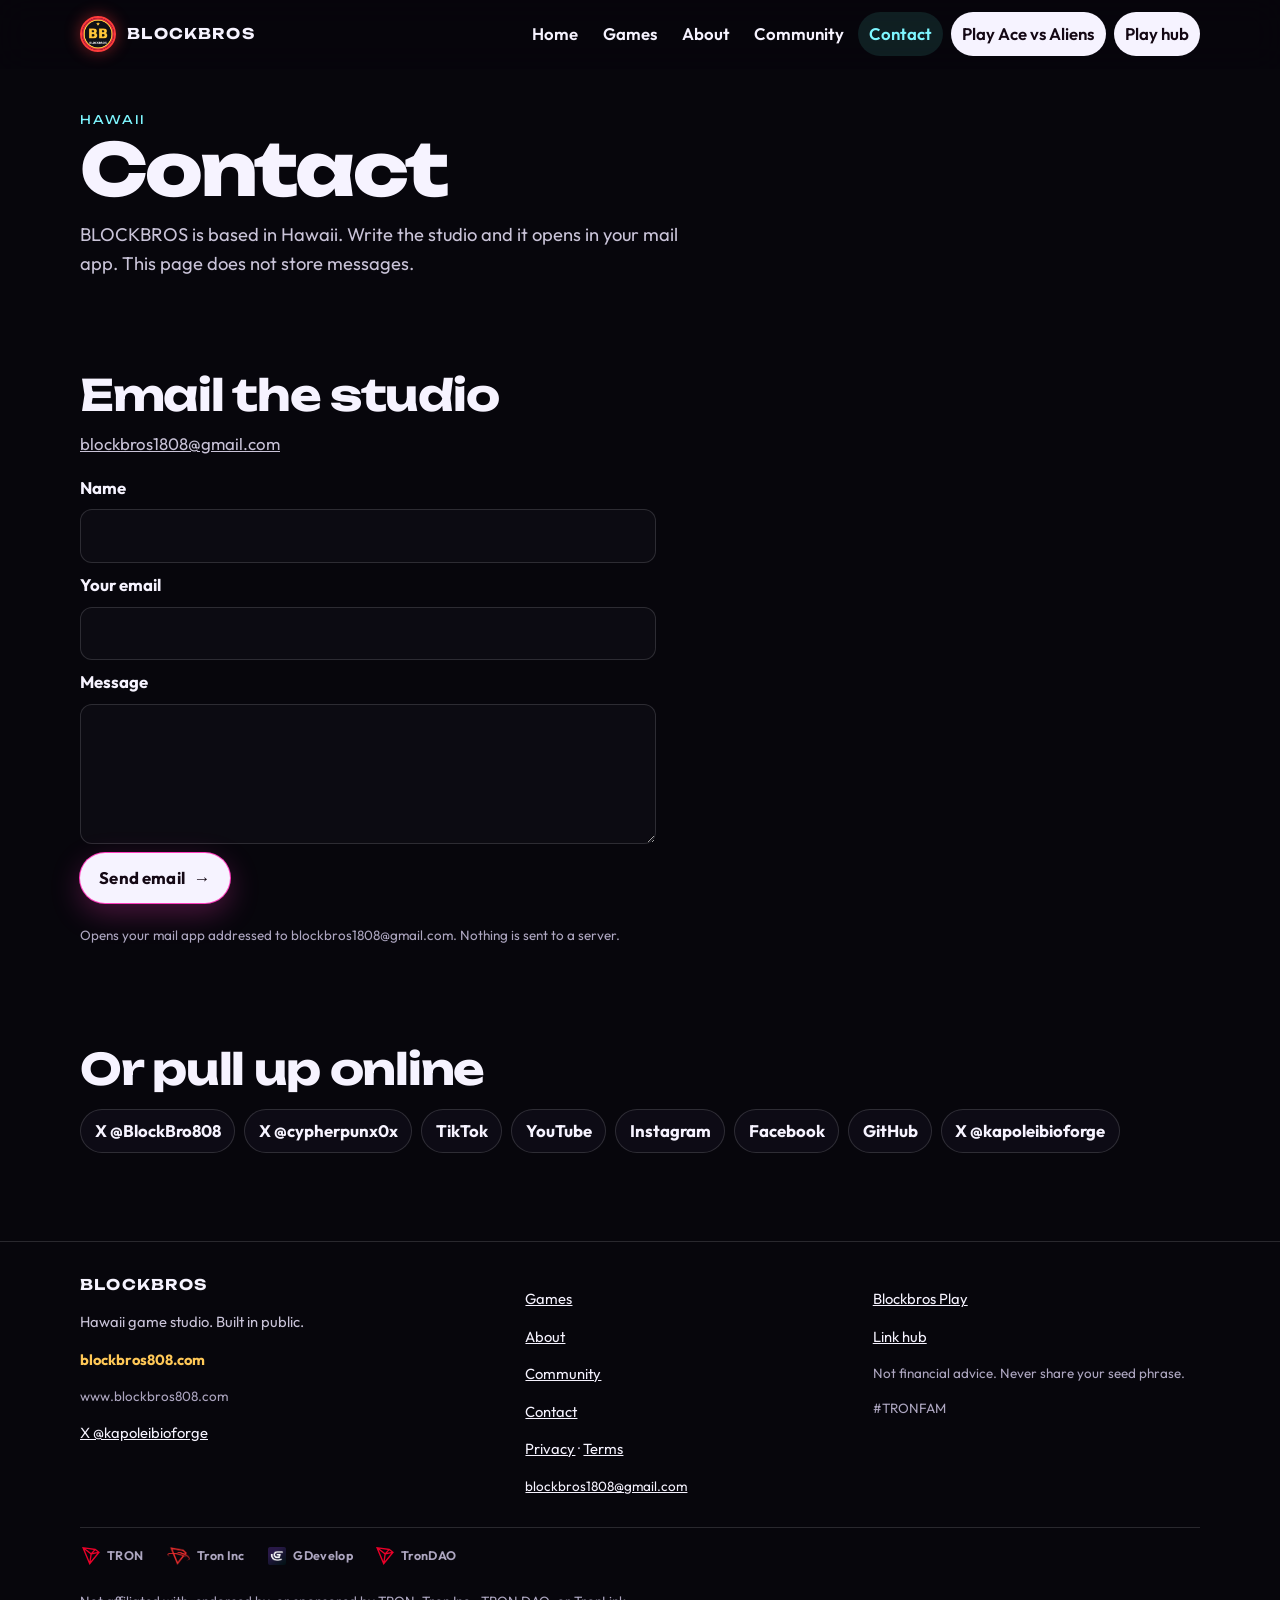
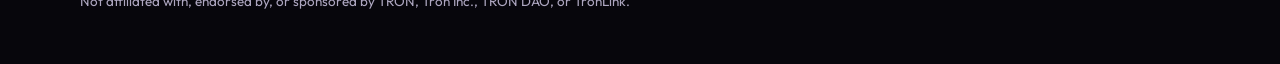
<file: contact/index.html>
<!DOCTYPE html>
<html lang="en">
<head>
  <meta charset="utf-8">
  <meta name="viewport" content="width=device-width, initial-scale=1">
  <meta name="referrer" content="strict-origin-when-cross-origin">
  <title>Contact — BLOCKBROS</title>
  <meta name="description" content="Contact BLOCKBROS in Hawaii. Email blockbros1808@gmail.com or reach the studio on X, TikTok, YouTube, Instagram, Facebook, and GitHub.">
  <meta name="theme-color" content="#07060c">
  <link rel="canonical" href="https://blockbros808.com/contact/">
  <link rel="icon" href="/assets/favicon.svg" type="image/svg+xml">
  <link rel="apple-touch-icon" href="/assets/apple-touch.png">
  <meta property="og:title" content="Contact — BLOCKBROS">
  <meta property="og:description" content="Email the Hawaii studio at blockbros1808@gmail.com.">
  <meta property="og:type" content="website">
  <meta property="og:url" content="https://blockbros808.com/contact/">
  <meta property="og:image" content="https://blockbros808.com/assets/og.png">
  <meta name="twitter:card" content="summary_large_image">
  <meta name="twitter:title" content="Contact — BLOCKBROS">
  <meta name="twitter:image" content="https://blockbros808.com/assets/og.png">
  <link rel="stylesheet" href="/assets/styles.css?v=ace-top-20261113">
  <style>html,body{background:#07060c;margin:0}</style>
</head>
<body>
  <a class="skip" href="#content">Skip to contact</a>
  <header class="site-header">
    <div class="wrap header-bar">
      <a class="brand" href="/">
        <img src="/assets/logo.jpg" width="36" height="36" alt="">
        BLOCKBROS
      </a>
      <input class="nav-toggle" type="checkbox" id="nav-toggle">
      <label class="nav-btn" for="nav-toggle" aria-controls="site-nav" aria-expanded="false">
        <span class="sr-only">Menu</span>
        <span class="burger" aria-hidden="true"></span>
      </label>
      <nav id="site-nav" class="site-nav" aria-label="Primary">
        <a href="/">Home</a>
        <a href="/games/">Games</a>
        <a href="/about/">About</a>
        <a href="/community/">Community</a>
        <a href="/contact/" aria-current="page">Contact</a>
        <a class="nav-cta" href="https://play.blockbros808.com/games/ace-vs-aliens/">Play Ace vs Aliens</a>
        <a class="nav-cta" href="https://play.blockbros808.com/">Play hub</a>
        <a class="nav-cta nav-extra" href="https://gd.games/blockbros/international-robot-league">Play Robot League</a>
        <a class="nav-cta nav-extra" href="/games/">Browse the cabinet</a>
      </nav>
    </div>
  </header>

  <main id="content">
    <section class="page-hero">
      <div class="wrap">
        <p class="eyebrow">Hawaii</p>
        <h1>Contact</h1>
        <p class="lede">BLOCKBROS is based in Hawaii. Write the studio and it opens in your mail app. This page does not store messages.</p>
      </div>
    </section>

    <section class="band" aria-labelledby="mail-title">
      <div class="wrap">
        <h2 id="mail-title">Email the studio</h2>
        <p class="section-intro"><a href="mailto:blockbros1808@gmail.com">blockbros1808@gmail.com</a></p>
        <form class="mail-form" action="mailto:blockbros1808@gmail.com" method="post" enctype="text/plain">
          <label for="name">Name</label>
          <input id="name" name="name" type="text" autocomplete="name" required>
          <label for="email">Your email</label>
          <input id="email" name="email" type="email" autocomplete="email" required>
          <label for="message">Message</label>
          <textarea id="message" name="message" required></textarea>
          <button class="btn btn-primary" type="submit">Send email <span class="arrow" aria-hidden="true">→</span></button>
          <p class="fine">Opens your mail app addressed to blockbros1808@gmail.com. Nothing is sent to a server.</p>
        </form>
      </div>
    </section>

    <section class="band" style="padding-top:0" aria-labelledby="also-title">
      <div class="wrap">
        <h2 id="also-title">Or pull up online</h2>
        <ul class="quick-socials">
          <li><a href="https://x.com/BlockBro808">X @BlockBro808</a></li>
          <li><a href="https://x.com/cypherpunx0x">X @cypherpunx0x</a></li>
          <li><a href="https://www.tiktok.com/@blockbros808">TikTok</a></li>
          <li><a href="/meme/">YouTube</a></li>
          <li><a href="https://www.instagram.com/blockbros808/">Instagram</a></li>
          <li><a href="https://www.facebook.com/profile.php?id=61596074155146">Facebook</a></li>
          <li><a href="https://github.com/Blockbros808">GitHub</a></li>
          <li><a href="https://x.com/kapoleibioforge">X @kapoleibioforge</a></li>
        </ul>
      </div>
    </section>
  </main>

  <footer class="site-footer">
    <div class="wrap footer-grid">
      <div>
        <strong>BLOCKBROS</strong>
        <p>Hawaii game studio. Built in public.</p>
        <p><a class="domain" href="https://blockbros808.com/">blockbros808.com</a></p>
        <p class="fine">www.blockbros808.com</p>
        <p><a href="https://x.com/kapoleibioforge">X @kapoleibioforge</a></p>
      </div>
      <div>
        <p><a href="/games/">Games</a></p>
        <p><a href="/about/">About</a></p>
        <p><a href="/community/">Community</a></p>
        <p><a href="/contact/">Contact</a></p>
        <p><a href="/privacy/">Privacy</a> · <a href="/terms/">Terms</a></p>
        <p class="fine"><a href="mailto:blockbros1808@gmail.com">blockbros1808@gmail.com</a></p>
      </div>
      <div>
        <p><a href="https://play.blockbros808.com/">Blockbros Play</a></p>
        <p><a href="/links/">Link hub</a></p>
        <p class="fine">Not financial advice. Never share your seed phrase.</p>
        <p class="fine">#TRONFAM</p>
      </div>
    </div>
    <div class="wrap">
      <ul class="mark-row">
        <li><a href="https://tron.network/"><img src="/assets/marks/tron.svg" width="18" height="19" alt=""><span>TRON</span></a></li>
        <li><a href="https://t.network/"><img src="/assets/marks/tron-inc.png" width="23" height="18" alt=""><span>Tron Inc</span></a></li>
        <li><a href="https://gdevelop.io/"><img src="/assets/marks/gdevelop.png" width="18" height="18" alt=""><span>GDevelop</span></a></li>
        <li><a href="https://trondao.org/"><img src="/assets/marks/tron.svg" width="18" height="19" alt=""><span>TronDAO</span></a></li>
      </ul>
      <p class="fine">Not affiliated with, endorsed by, or sponsored by TRON, Tron Inc., TRON DAO, or TronLink.</p>
    </div>
  </footer>
  <script src="/assets/main.js"></script>
</body>
</html>
</file>
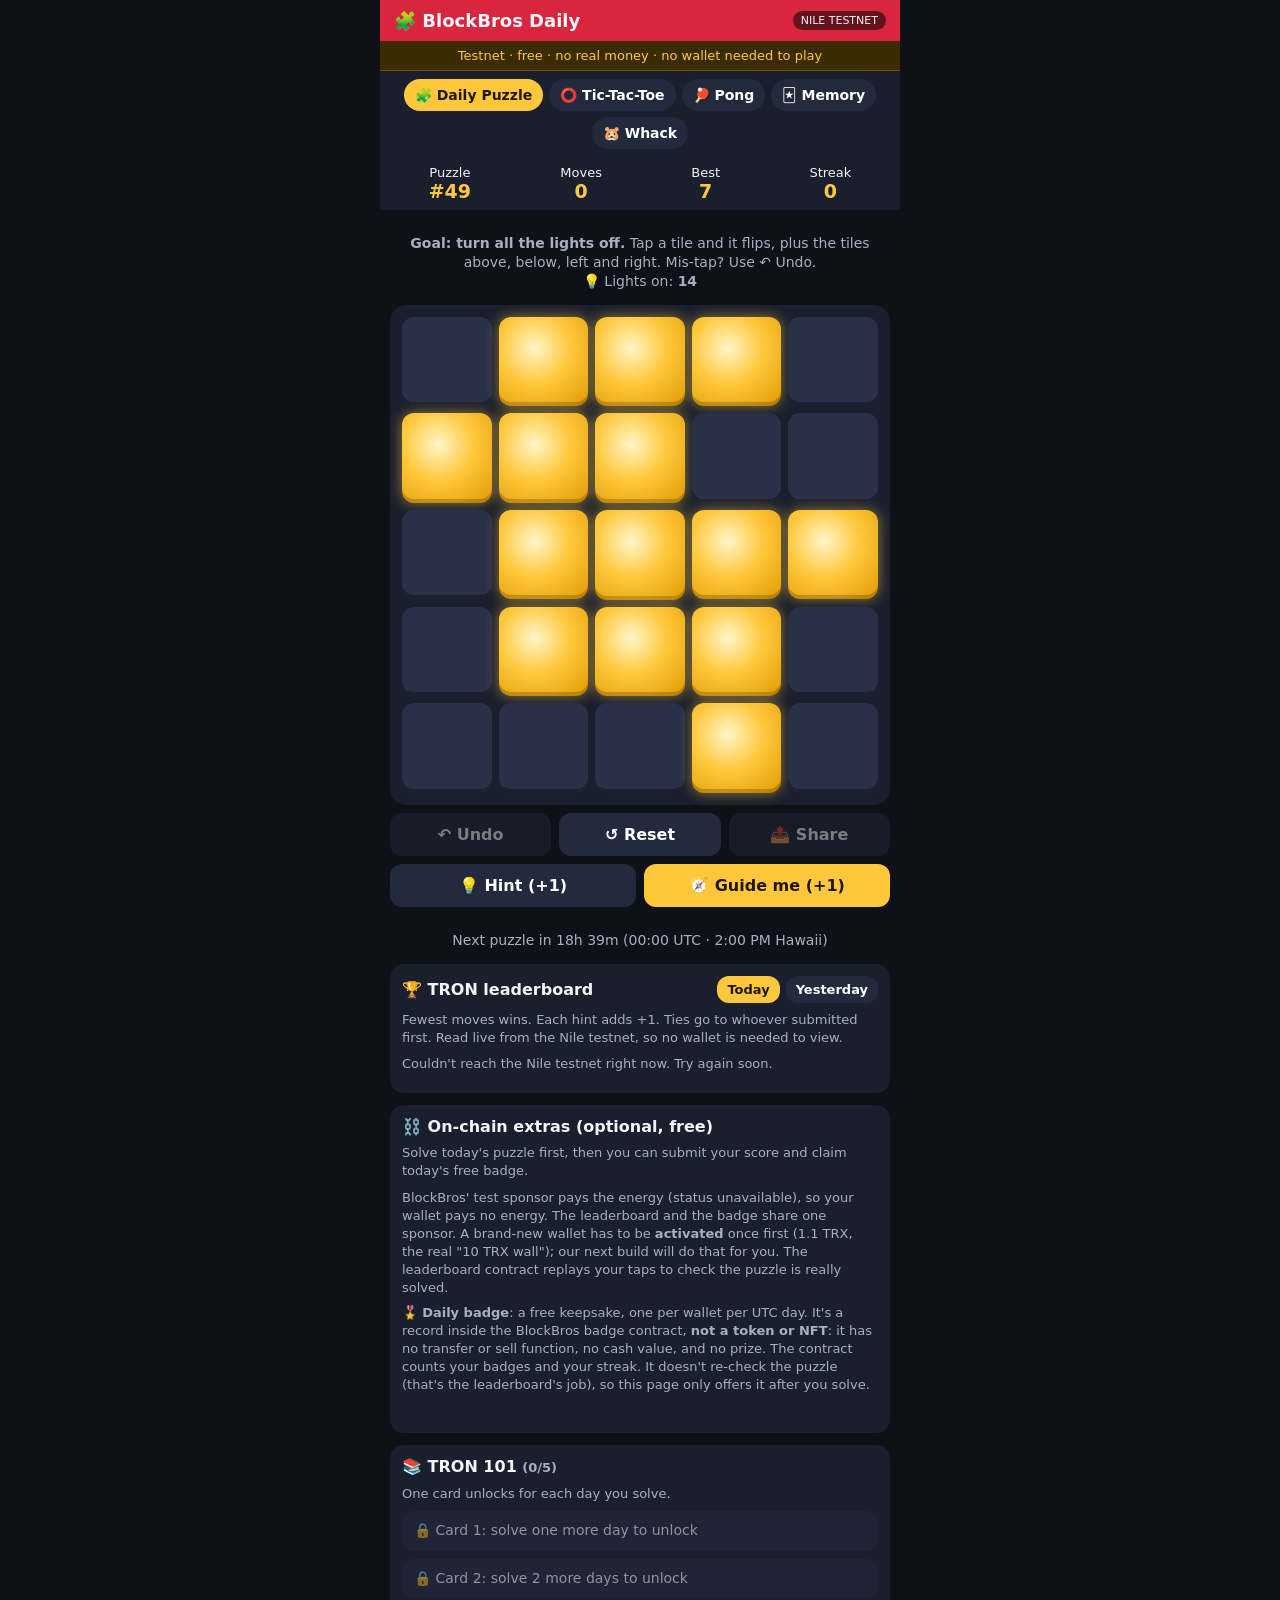
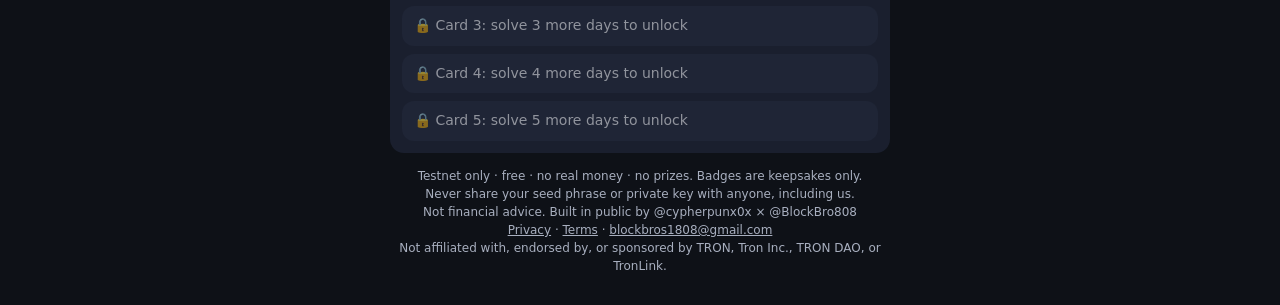
<file: daily/index.html>
<!DOCTYPE html>
<html lang="en">
<head>
<meta charset="utf-8">
<meta name="viewport" content="width=device-width,initial-scale=1,viewport-fit=cover">
<meta name="referrer" content="strict-origin-when-cross-origin">
<link rel="icon" href="data:,">
<title>BlockBros Daily Puzzle · No TRX needed</title>
<!-- Bridge step 1: a daily puzzle anyone can play with NO wallet and NO TRX, plus an on-chain leaderboard and an optional free daily badge.
     TRON Nile TESTNET only. No private keys in this file. Signing happens only inside the player's TronLink. -->
<style>
:root{--red:#d7263d;--gold:#ffc83c;--bg:#0e1117;--panel:#1a1f2e;--panel2:#242a3d;--text:#f2f4f8;--muted:#a8afbf;--ok:#3ddc84;--off:#2a3048}
*{box-sizing:border-box;-webkit-tap-highlight-color:transparent}
html,body{margin:0;background:var(--bg);color:var(--text);font-family:system-ui,-apple-system,"Segoe UI",Roboto,sans-serif}
body{max-width:520px;margin:0 auto;padding:env(safe-area-inset-top) 0 calc(env(safe-area-inset-bottom) + 16px)}
header{background:var(--red);padding:10px 14px;display:flex;align-items:center;justify-content:space-between}
header h1{font-size:18px;margin:0}
.net{font-size:11px;background:#0008;padding:3px 8px;border-radius:10px;white-space:nowrap}
.notice{background:#3a2c00;color:var(--gold);font-size:13px;padding:7px 12px;text-align:center;border-bottom:1px solid #6b5300}
.stats{display:flex;justify-content:space-around;padding:8px 4px;font-size:13px;background:var(--panel);text-align:center}
.stats b{display:block;color:var(--gold);font-size:19px}
.intro{padding:10px 14px 0;font-size:14px;color:var(--muted);text-align:center;line-height:1.35}
#board{display:grid;grid-template-columns:repeat(5,1fr);gap:7px;padding:12px;margin:8px 10px;background:var(--panel);border-radius:16px;touch-action:manipulation}
.cell{aspect-ratio:1;border:0;border-radius:12px;background:var(--off);box-shadow:inset 0 -4px 0 #0005;cursor:pointer;transition:background .12s,transform .08s;padding:0;min-width:0}
.cell.on{background:radial-gradient(circle at 40% 35%,#fff6c8,var(--gold) 45%,#e09a00);box-shadow:0 0 14px #ffc83c88,inset 0 -4px 0 #0003}
.cell:active{transform:scale(.93)}
.cell.hint{outline:4px solid var(--ok);outline-offset:-4px}
.row{display:flex;gap:8px;padding:0 10px}
button{font:inherit;font-weight:700;border:0;border-radius:12px;padding:12px 14px;font-size:16px;cursor:pointer;color:#fff;background:var(--red)}
button.alt{background:var(--panel2)} button.gold{background:var(--gold);color:#201600}
button:disabled{opacity:.45;cursor:default}
.row button{flex:1}
section{background:var(--panel);margin:12px 10px 0;border-radius:14px;padding:12px}
section h3{margin:0 0 8px;font-size:16px;display:flex;justify-content:space-between;align-items:center;gap:8px}
.muted{color:var(--muted);font-size:13px;line-height:1.4}
.tabs{display:flex;gap:6px}.tabs button{padding:6px 10px;font-size:13px;background:var(--panel2)}.tabs button.on{background:var(--gold);color:#201600}
table{width:100%;border-collapse:collapse;font-size:14px}
td,th{padding:7px 4px;text-align:left;border-bottom:1px solid #ffffff12}
th{color:var(--muted);font-weight:600;font-size:12px}
td.r{color:var(--gold);font-weight:800;width:34px} td.s{font-weight:800;text-align:right} th.s{text-align:right}
tr.me td{background:#3ddc8422}
.addr{font-family:ui-monospace,Menlo,monospace;font-size:12px;color:var(--muted)}
.you{margin-top:8px;font-size:14px}
.cards{display:flex;flex-direction:column;gap:8px}
.card{background:var(--panel2);border-radius:12px;padding:10px 12px;font-size:14px;line-height:1.4}
.card b{color:var(--gold)} .card.locked{opacity:.55}
#msg{min-height:18px;margin-top:8px;font-size:14px;line-height:1.35;word-break:break-word}
#msg.err{color:#ff7a85} #msg.ok{color:var(--ok)} #msg a,.howto a{color:var(--gold)}
.howto ol{margin:6px 0 0;padding-left:20px;font-size:14px;line-height:1.5}
.modal{position:fixed;inset:0;background:#000b;display:flex;align-items:center;justify-content:center;padding:16px;z-index:9}
.modal .box{background:var(--panel);border-radius:18px;padding:18px;max-width:440px;width:100%;text-align:center;max-height:92vh;overflow:auto}
.modal h2{margin:0 0 6px;color:var(--gold)}
pre.share{background:var(--panel2);border-radius:10px;padding:10px;text-align:left;white-space:pre-wrap;font-size:14px;margin:10px 0}
.hidden{display:none!important}
.gnav{display:flex;flex-wrap:wrap;justify-content:center;gap:6px;padding:8px 8px;background:var(--panel);position:sticky;top:0;z-index:5;scrollbar-width:none}
.gnav::-webkit-scrollbar{display:none}
.gnav button{flex:0 0 auto;padding:8px 11px;font-size:14px;background:var(--panel2);border-radius:20px}
.gnav button.on{background:var(--gold);color:#201600}
.cell{position:relative}
.cell.need::after{content:'';position:absolute;left:32%;top:32%;width:36%;height:36%;border-radius:50%;background:var(--ok);box-shadow:0 0 10px var(--ok);pointer-events:none}
.cell.flash{animation:flash .28s ease-out}
@keyframes flash{40%{transform:scale(.86)}}
.nudge{color:var(--ok)}
.row+.row{margin-top:8px}
.gtitle{padding:12px 14px 0;text-align:center}.gtitle h2{margin:0;font-size:20px}
.gstat{text-align:center;font-size:15px;min-height:22px;padding:6px 10px 0}
.gstat b{color:var(--gold)}
.ttt{display:grid;grid-template-columns:repeat(3,1fr);gap:8px;padding:12px;margin:8px 10px;background:var(--panel);border-radius:16px;touch-action:manipulation}
.tcell{aspect-ratio:1;font-size:56px;line-height:1;padding:0;background:var(--panel2);border-radius:14px;color:var(--gold)}
.tcell.o{color:#ff7a85}.tcell.win{background:#3ddc8444}
#pongCv{display:block;width:calc(100% - 20px);margin:8px 10px;background:#05070c;border-radius:16px;touch-action:none;border:2px solid var(--panel2)}
.mem{display:grid;grid-template-columns:repeat(4,1fr);gap:8px;padding:12px;margin:8px 10px;background:var(--panel);border-radius:16px;touch-action:manipulation}
.mcard{aspect-ratio:3/4;font-size:36px;padding:0;background:var(--red);border-radius:12px}
.mcard.up{background:var(--panel2)}.mcard.done{background:#3ddc8433}
.whack{display:grid;grid-template-columns:repeat(3,1fr);gap:10px;padding:14px;margin:8px 10px;background:#123018;border-radius:16px;touch-action:manipulation}
.hole{aspect-ratio:1;font-size:46px;padding:0;background:#3b2414;border-radius:50%;box-shadow:inset 0 8px 0 #0007}
.hole.up{background:#5a3a20}
.hole.hit{background:var(--ok)}
footer{padding:14px;font-size:12px;color:var(--muted);text-align:center;line-height:1.5}
</style>
</head>
<body>
<header><h1>🧩 BlockBros Daily</h1><span class="net">NILE TESTNET</span></header>
<div class="notice">Testnet · free · no real money · no wallet needed to play</div>
<nav class="gnav" id="gnav" aria-label="games">
  <button data-pane="daily" class="on">🧩 Daily Puzzle</button><button data-pane="ttt">⭕ Tic-Tac-Toe</button><button data-pane="pong">🏓 Pong</button><button data-pane="mem">🃏 Memory</button><button data-pane="whack">🐹 Whack</button>
</nav>
<div class="pane" id="pane-daily">
<div class="stats">
  <div>Puzzle<b id="pnum">#–</b></div>
  <div>Moves<b id="moves">0</b></div>
  <div>Best<b id="par">–</b></div>
  <div>Streak<b id="streak">0</b></div>
</div>
<p class="intro" id="intro"></p>
<div id="board" role="grid" aria-label="puzzle board"></div>
<div class="row"><button class="alt" id="undoBtn">↶ Undo</button><button class="alt" id="resetBtn">↺ Reset</button><button class="alt" id="shareBtn2" disabled>📤 Share</button></div>
<div class="row"><button class="alt" id="hintBtn">💡 Hint (+1)</button><button class="gold" id="guideBtn">🧭 Guide me (+1)</button></div>
<p class="intro" id="nextIn"></p>

<section id="lbSec">
  <h3><span>🏆 TRON leaderboard</span><span class="tabs"><button id="tabToday" class="on">Today</button><button id="tabYest">Yesterday</button></span></h3>
  <div class="muted" id="lbNote">Fewest moves wins. Each hint adds +1. Ties go to whoever submitted first. Read live from the Nile testnet, so no wallet is needed to view.</div>
  <div id="lbTable" class="muted" style="margin-top:8px">Loading…</div>
  <div class="you" id="you"></div>
</section>

<section id="submitSec">
  <h3>⛓️ On-chain extras (optional, free)</h3>
  <div class="muted" id="submitState"></div>
  <div class="muted" id="badgeInfo" style="margin-top:6px"></div>
  <div id="noWallet" class="howto hidden">
    <div class="muted">To put your score on TRON's Nile testnet, open this page inside the <b>TronLink app</b>:</div>
    <ol>
      <li>Install <b>TronLink</b> and create a wallet. <b>Write your seed phrase on paper. Never share it.</b></li>
      <li>In TronLink, switch the node to <b>Nile Testnet</b> (Settings → Node).</li>
      <li>Open <b>Discover / DApp browser</b>, paste this page's link, and open it.</li>
      <li>Tap <b>Connect TronLink</b>, then <b>Submit score</b> and/or <b>Claim today's free badge</b>.</li>
    </ol>
    <div class="row" style="padding:8px 0 0"><button class="alt" id="copyLinkBtn">📋 Copy page link</button></div>
  </div>
  <div id="walletBox" class="hidden">
    <button class="alt" id="connectBtn" style="width:100%">🔗 Connect TronLink</button>
    <div id="acct" class="muted hidden" style="margin-top:8px">Wallet: <span class="addr" id="addr"></span></div>
    <div id="submitBtns" style="display:flex;flex-direction:column;gap:8px;margin-top:8px"></div>
  </div>
  <div class="muted" style="margin-top:8px">BlockBros' test sponsor pays the energy (<span id="sponsor">checking…</span>), so your wallet pays no energy. The leaderboard and the badge share one sponsor. A brand-new wallet has to be <b>activated</b> once first (1.1 TRX, the real "10 TRX wall"); our next build will do that for you. The leaderboard contract replays your taps to check the puzzle is really solved.</div>
  <div class="muted" style="margin-top:6px">🎖️ <b>Daily badge</b>: a free keepsake, one per wallet per UTC day. It's a record inside the BlockBros badge contract, <b>not a token or NFT</b>: it has no transfer or sell function, no cash value, and no prize. The contract counts your badges and your streak. It doesn't re-check the puzzle (that's the leaderboard's job), so this page only offers it after you solve.</div>
  <div id="msg"></div>
</section>

<section>
  <h3><span>📚 TRON 101 <span class="muted" id="cardCount"></span></span></h3>
  <div class="muted" style="margin-bottom:8px">One card unlocks for each day you solve.</div>
  <div class="cards" id="cards"></div>
</section>
</div>

<div class="pane hidden" id="pane-ttt">
  <div class="gtitle"><h2>⭕ Tic-Tac-Toe</h2><div class="muted">You are ✖️. Get 3 in a row. The computer is a beginner.</div></div>
  <div class="gstat" id="tttStat"></div>
  <div class="ttt" id="tttBoard"></div>
  <div class="row"><button class="gold" id="tttNew">↺ New game</button></div>
  <div class="gstat muted" id="tttScore"></div>
</div>
<div class="pane hidden" id="pane-pong">
  <div class="gtitle"><h2>🏓 Pong</h2><div class="muted">Drag your finger to move the gold paddle. First to 5 wins.</div></div>
  <div class="gstat" id="pongStat"></div>
  <canvas id="pongCv" width="300" height="400"></canvas>
  <div class="row"><button class="gold" id="pongStart">▶ Start</button></div>
</div>
<div class="pane hidden" id="pane-mem">
  <div class="gtitle"><h2>🃏 Memory</h2><div class="muted">Flip two cards at a time and find all 6 pairs.</div></div>
  <div class="gstat" id="memStat"></div>
  <div class="mem" id="memBoard"></div>
  <div class="row"><button class="gold" id="memNew">↺ New game</button></div>
</div>
<div class="pane hidden" id="pane-whack">
  <div class="gtitle"><h2>🐹 Whack-a-Mole</h2><div class="muted">Tap the moles before they hide. 30 seconds.</div></div>
  <div class="gstat" id="whackStat"></div>
  <div class="whack" id="whackBoard"></div>
  <div class="row"><button class="gold" id="whackStart">▶ Start</button></div>
</div>
<p class="intro" id="miniNote" style="display:none">Just for fun while we build the real games. These don't use the blockchain. The leaderboard and the free badge are only for the Daily Puzzle.</p>

<footer>Testnet only · free · no real money · no prizes. Badges are keepsakes only.<br>Never share your seed phrase or private key with anyone, including us.<br>Not financial advice. Built in public by @cypherpunx0x × @BlockBro808<br><a href="/privacy/" style="color:inherit">Privacy</a> · <a href="/terms/" style="color:inherit">Terms</a> · <a href="mailto:blockbros1808@gmail.com" style="color:inherit">blockbros1808@gmail.com</a><br>Not affiliated with, endorsed by, or sponsored by TRON, Tron Inc., TRON DAO, or TronLink.</footer>

<div class="modal hidden" id="solvedModal"><div class="box">
  <h2>🎉 Solved!</h2>
  <div id="solvedText"></div>
  <pre class="share" id="shareText"></pre>
  <div class="row" style="padding:0"><button class="gold" id="shareBtn">📤 Copy result</button><button class="alt" id="closeSolved">Next</button></div>
</div></div>
<div class="modal hidden" id="cardModal"><div class="box">
  <h2>📚 New TRON 101 card!</h2>
  <div class="card" id="cardNew" style="text-align:left;margin:10px 0"></div>
  <button class="alt" id="closeCard" style="width:100%">Got it</button>
</div></div>

<script id="core">
// ---------- Pure puzzle logic (also used by test/solver_check.mjs and evmtest/test_lb.mjs) ----------
const N = 5, CELLS = 25;
const LAUNCH_DAY = 20744;                        // 2026-10-18 UTC = Puzzle #1
const MAX_MOVES = 60;                            // contract limit for one submit
function utcDay(ms) { return Math.floor(ms / 86400000); }
function dayToDate(d) { return new Date(d * 86400000).toISOString().slice(0, 10); }
// Compact Keccak-256 (Ethereum/TRON flavor) using BigInt lanes. Fine for a few hashes per page load.
function keccak256(bytes) {
  const M = (1n << 64n) - 1n, RC = [], R = [0,1,62,28,27,36,44,6,55,20,3,10,43,25,39,41,45,15,21,8,18,2,61,56,14];
  let l = 1n; for (let i = 0; i < 24; i++) { let c = 0n; for (let j = 0; j < 7; j++) { if (l & 1n) c |= 1n << ((1n << BigInt(j)) - 1n); l = (l << 1n) ^ ((l >> 7n) * 0x71n); l &= 0xffn; } RC.push(c); }
  const rot = (x, n) => n ? ((x << BigInt(n)) | (x >> BigInt(64 - n))) & M : x;
  const s = new Array(25).fill(0n), rate = 136, p = Array.from(bytes); p.push(1); while (p.length % rate) p.push(0); p[p.length - 1] |= 0x80;
  for (let o = 0; o < p.length; o += rate) {
    for (let i = 0; i < rate / 8; i++) { let v = 0n; for (let b = 7; b >= 0; b--) v = (v << 8n) | BigInt(p[o + i * 8 + b]); s[i] ^= v; }
    for (let r = 0; r < 24; r++) {
      const C = [0,1,2,3,4].map(x => s[x] ^ s[x+5] ^ s[x+10] ^ s[x+15] ^ s[x+20]);
      for (let x = 0; x < 5; x++) { const d = C[(x+4)%5] ^ rot(C[(x+1)%5], 1); for (let y = 0; y < 25; y += 5) s[x+y] ^= d; }
      const B = new Array(25); for (let x = 0; x < 5; x++) for (let y = 0; y < 5; y++) B[y + 5 * ((2*x + 3*y) % 5)] = rot(s[x + 5*y], R[x + 5*y]);
      for (let i = 0; i < 25; i++) s[i] = B[i] ^ ((~B[(i%5+1)%5 + i - i%5] & M) & B[(i%5+2)%5 + i - i%5]);
      s[0] ^= RC[r];
    }
  }
  const out = []; for (let i = 0; i < 4; i++) for (let b = 0; b < 8; b++) out.push(Number((s[i] >> BigInt(8*b)) & 0xffn)); return out;
}
function sha256(bytes) {
  const K = [0x428a2f98,0x71374491,0xb5c0fbcf,0xe9b5dba5,0x3956c25b,0x59f111f1,0x923f82a4,0xab1c5ed5,0xd807aa98,0x12835b01,0x243185be,0x550c7dc3,0x72be5d74,0x80deb1fe,0x9bdc06a7,0xc19bf174,0xe49b69c1,0xefbe4786,0x0fc19dc6,0x240ca1cc,0x2de92c6f,0x4a7484aa,0x5cb0a9dc,0x76f988da,0x983e5152,0xa831c66d,0xb00327c8,0xbf597fc7,0xc6e00bf3,0xd5a79147,0x06ca6351,0x14292967,0x27b70a85,0x2e1b2138,0x4d2c6dfc,0x53380d13,0x650a7354,0x766a0abb,0x81c2c92e,0x92722c85,0xa2bfe8a1,0xa81a664b,0xc24b8b70,0xc76c51a3,0xd192e819,0xd6990624,0xf40e3585,0x106aa070,0x19a4c116,0x1e376c08,0x2748774c,0x34b0bcb5,0x391c0cb3,0x4ed8aa4a,0x5b9cca4f,0x682e6ff3,0x748f82ee,0x78a5636f,0x84c87814,0x8cc70208,0x90befffa,0xa4506ceb,0xbef9a3f7,0xc67178f2];
  const H = [0x6a09e667,0xbb67ae85,0x3c6ef372,0xa54ff53a,0x510e527f,0x9b05688c,0x1f83d9ab,0x5be0cd19];
  const p = Array.from(bytes), L = p.length * 8; p.push(0x80); while (p.length % 64 !== 56) p.push(0);
  for (let i = 7; i >= 0; i--) p.push(i > 3 ? 0 : (L >>> (i * 8)) & 0xff);
  const rr = (x, n) => (x >>> n) | (x << (32 - n));
  for (let o = 0; o < p.length; o += 64) {
    const w = []; for (let i = 0; i < 16; i++) w[i] = (p[o+4*i] << 24) | (p[o+4*i+1] << 16) | (p[o+4*i+2] << 8) | p[o+4*i+3];
    for (let i = 16; i < 64; i++) { const s0 = rr(w[i-15],7) ^ rr(w[i-15],18) ^ (w[i-15] >>> 3), s1 = rr(w[i-2],17) ^ rr(w[i-2],19) ^ (w[i-2] >>> 10); w[i] = (w[i-16] + s0 + w[i-7] + s1) | 0; }
    let [a,b,c,d,e,f,g,h] = H;
    for (let i = 0; i < 64; i++) { const t1 = (h + (rr(e,6) ^ rr(e,11) ^ rr(e,25)) + ((e & f) ^ (~e & g)) + K[i] + w[i]) | 0, t2 = ((rr(a,2) ^ rr(a,13) ^ rr(a,22)) + ((a & b) ^ (a & c) ^ (b & c))) | 0; h = g; g = f; f = e; e = (d + t1) | 0; d = c; c = b; b = a; a = (t1 + t2) | 0; }
    [a,b,c,d,e,f,g,h].forEach((v, i) => H[i] = (H[i] + v) | 0);
  }
  return H.flatMap(v => [v >>> 24, (v >>> 16) & 255, (v >>> 8) & 255, v & 255]);
}
const B58 = '123456789ABCDEFGHJKLMNPQRSTUVWXYZabcdefghijkmnopqrstuvwxyz';
function hexToBytes(h) { const o = []; for (let i = 0; i < h.length; i += 2) o.push(parseInt(h.slice(i, i + 2), 16)); return o; }
function hex20ToBase58(hex20) {                    // 20-byte EVM-style hex -> TRON T... address
  const b = [0x41, ...hexToBytes(hex20.replace(/^0x/, '').padStart(40, '0'))], full = b.concat(sha256(sha256(b)).slice(0, 4));
  let n = 0n; for (const x of full) n = n * 256n + BigInt(x); let s = ''; while (n > 0n) { s = B58[Number(n % 58n)] + s; n /= 58n; } return s;
}
function base58ToHex20(s) { let n = 0n; for (const ch of s) { const i = B58.indexOf(ch); if (i < 0) throw new Error('bad address'); n = n * 58n + BigInt(i); }
  return n.toString(16).padStart(50, '0').slice(2, 42); }
function pressMask(i) { const r = Math.floor(i / N), c = i % N; let m = 1 << i;
  if (r > 0) m |= 1 << (i - N); if (r < N - 1) m |= 1 << (i + N); if (c > 0) m |= 1 << (i - 1); if (c < N - 1) m |= 1 << (i + 1); return m; }
const MASKS = Array.from({ length: CELLS }, (_, i) => pressMask(i));
function popcount(x) { let n = 0; while (x) { x &= x - 1; n++; } return n; }
function applyPresses(set) { let b = 0; for (let i = 0; i < CELLS; i++) if (set & (1 << i)) b ^= MASKS[i]; return b; }
function replay(board, taps) { for (const t of taps) board ^= MASKS[t]; return board; }
// Solve A·x = board over GF(2); return the press set with the fewest presses, or -1 if unsolvable.
function solve(board) {
  const rows = [];
  for (let j = 0; j < CELLS; j++) { let r = 0; for (let i = 0; i < CELLS; i++) if (MASKS[i] & (1 << j)) r |= 1 << i; rows.push({ r, b: (board >> j) & 1 }); }
  const pivCol = []; let rank = 0;
  for (let col = 0; col < CELLS; col++) {
    let p = -1; for (let k = rank; k < CELLS; k++) if (rows[k].r & (1 << col)) { p = k; break; }
    if (p < 0) continue;
    [rows[rank], rows[p]] = [rows[p], rows[rank]];
    for (let k = 0; k < CELLS; k++) if (k !== rank && rows[k].r & (1 << col)) { rows[k].r ^= rows[rank].r; rows[k].b ^= rows[rank].b; }
    pivCol.push(col); rank++;
  }
  for (let k = rank; k < CELLS; k++) if (rows[k].b) return -1;
  const isPiv = new Set(pivCol), free = []; for (let c = 0; c < CELLS; c++) if (!isPiv.has(c)) free.push(c);
  let best = -1, bestN = 99;
  for (let combo = 0; combo < (1 << free.length); combo++) {
    let x = 0; free.forEach((c, k) => { if (combo & (1 << k)) x |= 1 << c; });
    for (let k = 0; k < rank; k++) { let v = rows[k].b; const others = rows[k].r & ~(1 << pivCol[k]); if (popcount(others & x) & 1) v ^= 1; if (v) x |= 1 << pivCol[k]; }
    const n = popcount(x); if (n < bestN) { bestN = n; best = x; }
  }
  return best;
}
// Same puzzle for everyone, from the UTC date only. EXACTLY mirrors DailyLeaderboard.boardOf(day)
// so the contract can replay your taps. Par = the fewest possible moves.
function makePuzzle(day) {
  const seed = [...'blockbros-daily-v1'].map(c => c.charCodeAt(0)).concat([(day >>> 24) & 255, (day >>> 16) & 255, (day >>> 8) & 255, day & 255]);
  const h = keccak256(seed), k = 4 + (h[0] % 4);
  let chosen = 0, got = 0, board = 0;
  for (let i = 1; i < 32 && got < k; i++) { const c = h[i] % 25; if (!(chosen & (1 << c))) { chosen |= 1 << c; board ^= MASKS[c]; got++; } }
  const solution = solve(board);
  return { day, board, par: popcount(solution), solution };
}
// score = taps + hints (each hint counts as +1 move)
function shareText({ num, date, moves, par, hints, streak, rank, url }) {
  const score = moves + hints;
  const bar = '🟩'.repeat(Math.min(score, par)) + '🟨'.repeat(Math.min(Math.max(0, score - par), 12)) + (score - par > 12 ? '…' : '');
  return `🧩 BlockBros Daily #${num} (${date})\n✅ ${moves} moves${hints ? ` + 💡${hints}` : ''} · par ${par}\n${bar}${rank ? `\n🏆 #${rank} on today's TRON leaderboard` : ''}\n🔥 Streak ${streak}\nNo wallet, no TRX needed 👉 ${url}\n#TRON #TRONFAM`;
}
function decodeEntry(hex64) {                      // packed leaderboard entry from the contract
  const e = BigInt('0x' + hex64); if (e === 0n) return null;
  const moves = Number((e >> 88n) & 255n), hints = Number((e >> 80n) & 255n);
  return { player: hex20ToBase58((e >> 96n).toString(16)), moves, hints, score: moves + hints, time: Number((e >> 48n) & 0xffffffffn), day: Number((e >> 16n) & 0xffffffffn) };
}
function rankEntries(list) { return list.filter(Boolean).sort((a, b) => a.score - b.score || a.time - b.time); }
if (typeof module !== 'undefined') module.exports = { utcDay, dayToDate, makePuzzle, solve, applyPresses, replay, popcount, MASKS, shareText, keccak256, sha256, hex20ToBase58, base58ToHex20, decodeEntry, rankEntries, LAUNCH_DAY, MAX_MOVES };

</script>
<script>
(() => {
'use strict';
// ---------- Settings ----------
const CONTRACT = 'TNpVYqR7iT8tXSSsiKr7ETaZK5Wo5cFkXN';   // DailyLeaderboard on Nile (contract pays energy)
const BADGE = 'TU5Fver8BpF6baXSG8kFRgZZkzuAEpybvg';      // DailyBadge on Nile (same sponsor; non-transferable records, no token)
const API = 'https://nile.trongrid.io';
const TRONSCAN = 'https://nile.tronscan.org/#/transaction/';
const NILE_GENESIS = '0000000000000000d698d4192c56cb6be724a558448e2684802de4d6cd8690dc';
const MAIN_GENESIS = '00000000000000001ebf88508a03865c71d452e25f4d51194196a1d22b6653dc';
const FEE_LIMIT = 5_000_000;        // sun (5 TRX) safety cap. The owner's stake pays the energy, so players burn 0.
const BADGE_ENERGY = 30_000;        // measured on Nile: 29.5K for a wallet's first claim (new storage slot); later claims use less
const SUBMIT_ENERGY = 20_000;       // measured on Nile: ~16.6K for a 4-tap solve, plus ~150-270 per extra tap
const ZERO_ADDR = 'T9yD14Nj9j7xAB4dbGeiX9h8unkKHxuWwb';
const STORE = 'bbdaily.v2';
const $ = (id) => document.getElementById(id);
const esc = (s) => String(s).replace(/[&<>"']/g, c => ({ '&': '&amp;', '<': '&lt;', '>': '&gt;', '"': '&quot;', "'": '&#39;' }[c]));
const msg = (html, cls = '') => { const m = $('msg'); m.className = cls; m.innerHTML = html; };
const sleep = (ms) => new Promise(r => setTimeout(r, ms));
const short = (a) => a ? a.slice(0, 5) + '…' + a.slice(-4) : '';

// ---------- Day (UTC). ?day= override only for local file testing ----------
const qs = new URLSearchParams(location.search);
const TODAY = (location.protocol === 'file:' && qs.get('day')) ? Number(qs.get('day')) : utcDay(Date.now());
const PUZ = makePuzzle(TODAY);
const NUM = TODAY - LAUNCH_DAY + 1;

// ---------- Local save (guest mode: nothing leaves this phone) ----------
function load() { try { return JSON.parse(localStorage.getItem(STORE)) || {}; } catch { return {}; } }
const S = Object.assign({ solved: {}, progress: {}, submitted: {}, badges: {} }, load());
const save = () => { try { localStorage.setItem(STORE, JSON.stringify(S)); } catch {} };
function streakNow() { let s = 0, d = S.solved[TODAY] ? TODAY : TODAY - 1; while (S.solved[d]) { s++; d--; } return s; }

// ---------- TRON 101 cards ----------
const CARDS = [
  ['👛 What is a wallet?', 'A wallet is an app (like TronLink) that holds the <b>keys</b> to your TRON address. Your address is public, like a username. Your keys prove it\'s yours.'],
  ['🪙 What is TRX?', 'TRX is TRON\'s coin. It pays network fees. This page uses the <b>Nile testnet</b>, where TRX is free practice money with <b>no real value</b>.'],
  ['⚡ Energy & bandwidth', 'Every action uses <b>bandwidth</b> (the size of the message), and smart contracts also use <b>energy</b> (computing). You get 600 free bandwidth a day. Here, BlockBros pays the energy for you.'],
  ['🔒 Never share your seed phrase', 'Your 12–24 word seed phrase <b>is</b> your wallet. Anyone who has it can take everything. No real support team, game or admin will ever ask for it.'],
  ['🧱 The "10 TRX wall", the truth', 'A new address costs about <b>1.1 TRX</b> to activate (paid by whoever sends to it first). <b>Receiving</b> tokens is free. <b>Sending</b> USDT costs ~6.5–13 TRX of energy, which is why people say "keep 10 TRX". Builders can pay these fees for you.'],
];
function renderCards() {
  const n = Math.min(CARDS.length, Object.keys(S.solved).length);
  $('cardCount').textContent = `(${n}/${CARDS.length})`;
  $('cards').innerHTML = CARDS.map((c, i) => i < n ? `<div class="card"><b>${c[0]}</b><br>${c[1]}</div>`
    : `<div class="card locked">🔒 Card ${i + 1}: solve ${i + 1 - n === 1 ? 'one more day' : (i + 1 - n) + ' more days'} to unlock</div>`).join('');
}

// ---------- Board ----------
let state = PUZ.board, seq = [], hints = 0, hintCell = -1, guided = false, guidePaid = false;
if (S.solved[TODAY]) { state = 0; seq = S.solved[TODAY].seq || []; hints = S.solved[TODAY].hints || 0; }
else if (S.progress[TODAY]) { ({ state, seq, hints } = S.progress[TODAY]); guided = !!S.progress[TODAY].guided; guidePaid = !!S.progress[TODAY].guidePaid; }
const saveProg = () => { S.progress[TODAY] = { state, seq, hints, guided, guidePaid }; save(); };
const cells = [];
for (let i = 0; i < CELLS; i++) { const b = document.createElement('button'); b.className = 'cell'; b.setAttribute('aria-label', 'tile ' + (i + 1));
  b.addEventListener('click', () => press(i)); $('board').appendChild(b); cells.push(b); }
function renderBoard() {
  const done = !!S.solved[TODAY];
  const need = guided && !done && state ? solve(state) : 0;
  cells.forEach((b, i) => { b.classList.toggle('on', !!(state & (1 << i))); b.classList.toggle('hint', i === hintCell); b.classList.toggle('need', need > 0 && !!(need & (1 << i))); b.disabled = done; });
  $('moves').textContent = seq.length + (hints ? `+${hints}` : ''); $('par').textContent = PUZ.par; $('pnum').textContent = '#' + NUM; $('streak').textContent = streakNow();
  $('shareBtn2').disabled = !done; $('hintBtn').disabled = done || guided; $('resetBtn').disabled = done; $('undoBtn').disabled = done || !seq.length;
  $('guideBtn').disabled = done; $('guideBtn').textContent = guided ? '🧭 Guide is on ✓' : (guidePaid ? '🧭 Guide me' : '🧭 Guide me (+1)');
  const left = popcount(state), toGo = need > 0 ? popcount(need) : 0;
  const nudge = guided ? `<span class="nudge">Just tap the <b>green dots</b>${toGo ? ` (${toGo} to go)` : ''}.</span>`
    : seq.length >= MAX_MOVES - 10 ? `<span class="nudge">That's a lot of moves (scores over ${MAX_MOVES} can't go on the leaderboard). Try ↺ Reset or 🧭 Guide me.</span>`
    : seq.length >= PUZ.par + 5 ? '<span class="nudge">Stuck? Tap <b>🧭 Guide me</b> and it shows you exactly which tiles to tap.</span>' : '';
  $('intro').innerHTML = done ? `✅ Solved in <b>${seq.length}</b> moves${hints ? ` + ${hints} hint${hints > 1 ? 's' : ''}` : ''}. New puzzle every day at 00:00 UTC (2:00 PM Hawaii).`
    : `<b>Goal: turn all the lights off.</b> Tap a tile and it flips, plus the tiles above, below, left and right. Mis-tap? Use ↶ Undo.<br>💡 Lights on: <b>${left}</b>${nudge ? '<br>' + nudge : ''}`;
}
function press(i) {
  if (S.solved[TODAY]) return;
  state ^= MASKS[i]; seq.push(i); hintCell = -1;
  for (let j = 0; j < CELLS; j++) if (MASKS[i] & (1 << j)) { const c = cells[j]; c.classList.remove('flash'); void c.offsetWidth; c.classList.add('flash'); }
  saveProg(); renderBoard();
  if (state === 0) onSolved();
}
$('resetBtn').onclick = () => { if (S.solved[TODAY]) return; state = PUZ.board; seq = []; hintCell = -1; saveProg(); renderBoard(); };
// Undo is free: the contract replays the remaining taps, and XOR means removing the last tap gives exactly the previous board.
$('undoBtn').onclick = () => { if (S.solved[TODAY] || !seq.length) return; state ^= MASKS[seq.pop()]; hintCell = -1; saveProg(); renderBoard(); };
// Guide mode: green dots on every tile still needed (recomputed after each tap). Costs +1 hint once per day, so the score stays honest.
$('guideBtn').onclick = () => { if (S.solved[TODAY]) return; guided = !guided; if (guided && !guidePaid) { guidePaid = true; hints++; } hintCell = -1; saveProg(); renderBoard(); };
$('hintBtn').onclick = () => { if (S.solved[TODAY] || !state) return; const sol = solve(state); if (sol < 0) return;
  for (let i = 0; i < CELLS; i++) if (sol & (1 << i)) { hintCell = i; break; } hints++; saveProg(); renderBoard(); };

function pageUrl() { return /^https?:/.test(location.protocol) ? location.origin + location.pathname : 'blockbros808.github.io'; }
function myShare() { return shareText({ num: NUM, date: dayToDate(TODAY), moves: seq.length, par: PUZ.par, hints, streak: streakNow(), rank: myRank[TODAY], url: pageUrl() }); }
function onSolved() {
  const before = Math.min(CARDS.length, Object.keys(S.solved).length);
  S.solved[TODAY] = { moves: seq.length, seq: seq.slice(), hints, par: PUZ.par, at: Date.now() };
  delete S.progress[TODAY]; save(); renderBoard(); renderCards(); renderSubmit();
  const newCard = Math.min(CARDS.length, Object.keys(S.solved).length) > before ? CARDS[before] : null;
  $('solvedText').innerHTML = `${seq.length} moves${hints ? ` + ${hints} hint${hints > 1 ? 's' : ''} = score <b>${seq.length + hints}</b>` : ''} (par ${PUZ.par}).<br><span class="muted">Want to see how you rank? Submit your score to the TRON leaderboard below. It's optional and free.</span>`;
  $('shareText').textContent = myShare();
  $('solvedModal').classList.remove('hidden');
  $('closeSolved').onclick = () => { $('solvedModal').classList.add('hidden');
    if (newCard) { $('cardNew').innerHTML = `<b>${newCard[0]}</b><br>${newCard[1]}`; $('cardModal').classList.remove('hidden'); } else $('lbSec').scrollIntoView({ behavior: 'smooth' }); };
}
$('closeCard').onclick = () => { $('cardModal').classList.add('hidden'); $('lbSec').scrollIntoView({ behavior: 'smooth' }); };
async function copy(text, btn) {
  let ok = false; try { await navigator.clipboard.writeText(text); ok = true; } catch {}
  if (!ok) { const t = document.createElement('textarea'); t.value = text; document.body.appendChild(t); t.select(); try { ok = document.execCommand('copy'); } catch {} t.remove(); }
  if (btn) { const o = btn.textContent; btn.textContent = ok ? '✅ Copied' : '⚠️ Copy failed'; setTimeout(() => btn.textContent = o, 1500); }
}
$('shareBtn').onclick = (e) => copy(myShare(), e.currentTarget);
$('shareBtn2').onclick = () => { $('shareText').textContent = myShare(); $('solvedText').innerHTML = 'Come back tomorrow for a new puzzle!'; $('solvedModal').classList.remove('hidden'); $('closeSolved').onclick = () => $('solvedModal').classList.add('hidden'); };
$('copyLinkBtn').onclick = (e) => copy(pageUrl().startsWith('http') ? pageUrl() : 'https://' + pageUrl(), e.currentTarget);
function tick() { const ms = (TODAY + 1) * 86400000 - Date.now(); $('nextIn').textContent = ms > 0 && ms < 86400000 ? `Next puzzle in ${Math.floor(ms / 3600000)}h ${Math.floor(ms / 60000) % 60}m (00:00 UTC · 2:00 PM Hawaii)` : ''; }

// ---------- Public chain reads (free, no wallet, no key) ----------
async function post(path, body) { const r = await fetch(API + path, { method: 'POST', headers: { 'content-type': 'application/json' }, body: JSON.stringify(body) }); return r.json(); }
async function readTop(day) {
  const j = await post('/wallet/triggerconstantcontract', { owner_address: ZERO_ADDR, contract_address: CONTRACT, function_selector: 'getTop(uint32)', parameter: day.toString(16).padStart(64, '0'), visible: true });
  if (!j.constant_result || !j.result || !j.result.result) throw new Error('read failed');
  return rankEntries(j.constant_result[0].match(/.{64}/g).map(decodeEntry));
}
async function readAllScores(day) {   // every ScoreSubmitted event that day -> each player's best (for "your rank")
  const since = day * 86400000 - 3600000;
  const j = await (await fetch(`${API}/v1/contracts/${CONTRACT}/events?event_name=ScoreSubmitted&only_confirmed=false&order_by=block_timestamp,asc&limit=200&min_block_timestamp=${since}`)).json();
  const best = {};
  for (const x of (j.data || [])) { if (+x.result.day !== day) continue;
    const e = { player: hex20ToBase58(x.result.player), score: +x.result.score, moves: +x.result.moves, hints: +x.result.hints, time: Math.floor(x.block_timestamp / 1000) };
    const b = best[e.player]; if (!b || e.score < b.score) best[e.player] = e; }
  return rankEntries(Object.values(best));
}
async function readSponsor() {
  try { const c = await post('/wallet/getcontract', { value: CONTRACT, visible: true });
    const r = await post('/wallet/getaccountresource', { address: c.origin_address, visible: true });
    const left = Math.max(0, (r.EnergyLimit || 0) - (r.EnergyUsed || 0)); window.__sponsorLeft = left;
    $('sponsor').textContent = `${left.toLocaleString()} energy left right now, about ${Math.floor(left / SUBMIT_ENERGY)} submits; it refills over 24h`; return left;
  } catch { $('sponsor').textContent = 'status unavailable'; return null; }
}
// ---------- Daily badge reads (free, no wallet) ----------
async function readConst(contract, sel, paramHex) {
  const j = await post('/wallet/triggerconstantcontract', { owner_address: ZERO_ADDR, contract_address: contract, function_selector: sel, parameter: paramHex || '', visible: true });
  if (!j.constant_result || !j.result || !j.result.result) throw new Error('read failed'); return j.constant_result[0];
}
function addrParam(a) { const h = base58ToHex20(a); if (!h) throw new Error('bad address'); return h.padStart(64, '0'); }
async function readBadge(addr) {   // players(addr) -> lastDay, count, streak, best, recent ; plus hasClaimed(addr, TODAY)
  const w = (await readConst(BADGE, 'players(address)', addrParam(addr))).match(/.{64}/g).map(x => parseInt(x.slice(-16), 16));
  const has = parseInt(await readConst(BADGE, 'hasClaimed(address,uint32)', addrParam(addr) + TODAY.toString(16).padStart(64, '0')), 16) === 1;
  return { lastDay: w[0], count: w[1], streak: w[2], best: w[3], claimedToday: has };
}
let badgeMine = null, badgeTotal = null;
async function renderBadge() {
  try { badgeTotal = parseInt(await readConst(BADGE, 'totalClaims()'), 16); } catch {}
  const who = account || (S.badges[TODAY] && S.badges[TODAY].addr) || Object.values(S.badges).map(b => b.addr).pop() || null;
  if (who) { try { badgeMine = await readBadge(who); if (badgeMine.claimedToday && !S.badges[TODAY]) { S.badges[TODAY] = { addr: who, txid: '' }; save(); } } catch { badgeMine = null; } }
  const parts = [];
  if (badgeMine) parts.push(`🎖️ ${esc(short(who))} has <b>${badgeMine.count}</b> badge${badgeMine.count === 1 ? '' : 's'} · streak <b>${badgeMine.streak}</b> · best ${badgeMine.best}${badgeMine.claimedToday ? ' · ✅ today\'s badge claimed' : ''}`);
  if (badgeTotal !== null) parts.push(`<span class="muted">${badgeTotal.toLocaleString()} badge${badgeTotal === 1 ? '' : 's'} claimed by all players so far (read live from Nile).</span>`);
  $('badgeInfo').innerHTML = parts.join('<br>'); renderSubmit();
}
let lbDay = TODAY; const myRank = {};
function me() { return account || (S.submitted[lbDay] && S.submitted[lbDay].addr) || null; }
async function renderLeaderboard() {
  $('tabToday').classList.toggle('on', lbDay === TODAY); $('tabYest').classList.toggle('on', lbDay !== TODAY);
  try {
    const top = await readTop(lbDay), mine = me();
    $('lbTable').innerHTML = top.length ? `<table><tr><th>#</th><th>Player</th><th>Time</th><th class="s">Score</th></tr>${top.map((e, i) =>
      `<tr class="${e.player === mine ? 'me' : ''}"><td class="r">${i + 1}</td><td><span class="addr">${esc(short(e.player))}</span>${e.player === mine ? ' (you)' : ''}</td><td class="muted">${new Date(e.time * 1000).toLocaleTimeString([], { hour: 'numeric', minute: '2-digit' })}</td><td class="s">${e.score}<span class="muted" style="font-weight:400">${e.hints ? ` (${e.moves}+💡${e.hints})` : ''}</span></td></tr>`).join('')}</table>`
      : `<div class="muted">No scores yet for puzzle #${lbDay - LAUNCH_DAY + 1}. Be the first! 🥇</div>`;
    $('you').innerHTML = '';
    if (mine) { try { const all = await readAllScores(lbDay); const i = all.findIndex(e => e.player === mine);
      if (i >= 0) { myRank[lbDay] = i + 1; $('you').innerHTML = `You: <b>#${i + 1}</b> of ${all.length} players, score ${all[i].score}`; }
      else $('you').innerHTML = `<span class="muted">No score from ${esc(short(mine))} for this day yet.</span>`; } catch {} }
  } catch (e) { $('lbTable').innerHTML = '<div class="muted">Couldn\'t reach the Nile testnet right now. Try again soon.</div>'; }
}
$('tabToday').onclick = () => { lbDay = TODAY; renderLeaderboard(); };
$('tabYest').onclick = () => { lbDay = TODAY - 1; renderLeaderboard(); };

// ---------- TronLink + submit ----------
let tw = null, account = null, onNile = false, activated = false, busy = false;
const hasTronLink = () => !!(window.tronLink || window.tron || window.tronWeb);
function getTronWeb() { return (window.tron && window.tron.tronWeb) || (window.tronLink && window.tronLink.tronWeb) || window.tronWeb || null; }
async function checkNetwork(t) {
  try { const b = await t.trx.getBlockByNumber(0); const id = b && (b.blockID || b.blockId); if (id === NILE_GENESIS) return 'nile'; if (id === MAIN_GENESIS) return 'mainnet'; } catch {}
  const host = (t.fullNode && t.fullNode.host) || ''; if (/nile/i.test(host)) return 'nile'; if (/api\.trongrid\.io|mainnet/i.test(host)) return 'mainnet'; return 'unknown'; }
function errText(e) { return typeof e === 'string' ? e : (e && (e.message || e.error)) || JSON.stringify(e); }
function isReject(e) { return (e && e.code === 4001) || /declin|reject|cancel|denied/i.test(errText(e)); }
function hexToText(h) { try { return decodeURIComponent(String(h).replace(/(..)/g, '%$1')); } catch { return ''; } }
function submittable() { return [TODAY, TODAY - 1].filter(d => S.solved[d] && !S.submitted[d] && (S.solved[d].seq || []).length); }
function renderSubmit() {
  const days = submittable(), solvedToday = !!S.solved[TODAY];
  const badgeDone = !!S.badges[TODAY] || !!(badgeMine && badgeMine.claimedToday);
  $('submitState').textContent = !solvedToday && !days.length ? 'Solve today\'s puzzle first, then you can submit your score and claim today\'s free badge.'
    : [S.submitted[TODAY] ? '✅ Today\'s score is on the leaderboard.' : '', solvedToday && badgeDone ? '✅ Today\'s badge is claimed.' : ''].filter(Boolean).join(' ');
  $('noWallet').classList.toggle('hidden', hasTronLink() || !(days.length || (solvedToday && !badgeDone)));
  $('walletBox').classList.toggle('hidden', !hasTronLink());
  $('submitBtns').innerHTML = days.map(d => { const s = S.solved[d], n = s.seq.length;
    return n > MAX_MOVES ? `<div class="muted">Puzzle #${d - LAUNCH_DAY + 1}: ${n} moves is over the ${MAX_MOVES}-move limit, so it can't be submitted.</div>`
      : `<button class="gold submitDay" data-day="${d}" ${account && onNile && activated && !busy ? '' : 'disabled'}>🏆 Submit score to leaderboard #${d - LAUNCH_DAY + 1}${d === TODAY ? '' : ' (yesterday)'}: ${n + (s.hints || 0)}</button>`; }).join('')
    + (solvedToday && !badgeDone ? `<button class="alt claimBadge" ${account && onNile && activated && !busy ? '' : 'disabled'}>🎖️ Claim today's free badge #${NUM}</button>` : '');
  document.querySelectorAll('.claimBadge').forEach(b => b.onclick = claimBadge);
  document.querySelectorAll('.submitDay').forEach(b => b.onclick = () => submitScore(Number(b.dataset.day)));
}
async function connect() {
  msg('Looking for TronLink…');
  try {
    if (window.tron && window.tron.request) await window.tron.request({ method: 'eth_requestAccounts' });
    else if (window.tronLink && window.tronLink.request) { const r = await window.tronLink.request({ method: 'tron_requestAccounts' }); if (r && r.code === 4001) throw { code: 4001 }; }
  } catch (e) { msg(isReject(e) ? 'Connection was rejected in TronLink.' : 'Could not connect: ' + esc(errText(e)), 'err'); return; }
  tw = getTronWeb(); account = tw && tw.defaultAddress && tw.defaultAddress.base58;
  if (!account) { msg('TronLink is locked or has no account. Unlock it and try again.', 'err'); return; }
  $('connectBtn').textContent = '🔄 Refresh wallet'; $('acct').classList.remove('hidden'); $('addr').textContent = account;
  const net = await checkNetwork(tw); onNile = net === 'nile';
  try { const a = await post('/wallet/getaccount', { address: account, visible: true }); activated = !!(a && a.address); } catch { activated = false; }
  if (net === 'mainnet') msg('⚠️ TronLink is on <b>MAINNET</b>. This game is Nile testnet only. Switch the node to <b>Nile Testnet</b>, then tap Refresh.', 'err');
  else if (!onNile) msg('⚠️ Could not confirm TronLink is on Nile. Switch the node to <b>Nile Testnet</b> and tap Refresh.', 'err');
  else if (!activated) msg('Your wallet isn\'t <b>activated</b> on Nile yet. This is the 1.1 TRX "wall". Get free test TRX at <a href="https://nileex.io/join/getJoinPage" target="_blank" rel="noopener">nileex.io</a> (that activates it), then tap Refresh. Our next build will activate wallets for you.', 'err');
  else msg('Connected on Nile testnet ✅', 'ok');
  readSponsor(); renderSubmit(); renderLeaderboard(); renderBadge();
}
async function submitScore(day) {
  if (busy) return; busy = true; renderSubmit();
  try {
    if (await checkNetwork(tw) !== 'nile') { onNile = false; throw new Error('Not on Nile testnet, so the submit was blocked.'); }
    const s = S.solved[day], movesHex = '0x' + s.seq.map(t => t.toString(16).padStart(2, '0')).join('');
    if (replay(makePuzzle(day).board, s.seq) !== 0) throw new Error('Saved moves do not solve the puzzle');
    const left = await readSponsor();
    msg(left !== null && left < SUBMIT_ENERGY ? '⚠️ The sponsor\'s energy is low right now, so this may fail. It refills through the day. Approve in TronLink to try anyway.' : 'Building your submit… approve it in TronLink.');
    const { transaction, result } = await tw.transactionBuilder.triggerSmartContract(CONTRACT, 'submit(uint32,bytes,uint8)', { feeLimit: FEE_LIMIT, callValue: 0 },
      [{ type: 'uint32', value: day }, { type: 'bytes', value: movesHex }, { type: 'uint8', value: Math.min(255, s.hints || 0) }], account);
    if (!result || !result.result || !transaction) throw new Error('Could not build the transaction');
    const signed = await tw.trx.sign(transaction);
    const sent = await tw.trx.sendRawTransaction(signed);
    if (!sent || !sent.result) throw new Error((sent && (hexToText(sent.message || '') || sent.code)) || 'broadcast failed');
    const txid = sent.txid || transaction.txID;
    const link = `<a href="${TRONSCAN + esc(txid)}" target="_blank" rel="noopener">${esc(txid.slice(0, 18))}…</a>`;
    msg('Sent! Waiting for confirmation… ' + link);
    let info = null;
    for (let i = 0; i < 30 && !(info && info.id); i++) { await sleep(i ? 3000 : 1000); info = await post('/wallet/gettransactioninfobyid', { value: txid }); }
    const rc = (info && info.receipt) || {}, res = rc.result;
    if (info && info.id && (!res || res === 'SUCCESS')) {
      S.submitted[day] = { txid, addr: account, score: s.seq.length + (s.hints || 0) }; save(); busy = false; renderSubmit();
      msg(`🏆 Score submitted to TRON!<br>You paid <b>${((info.fee || 0) / 1e6).toFixed(4)} TRX</b> in fees. BlockBros paid <b>${(rc.origin_energy_usage || 0).toLocaleString()}</b> energy for you.<br>${link}`, 'ok');
      lbDay = day; await sleep(1500); renderLeaderboard();
    } else if (info && info.id) {
      const why = info.contractResult && info.contractResult[0] ? hexToText(info.contractResult[0].slice(136)).replace(/\0/g, '') : '';
      msg(res === 'OUT_OF_ENERGY' ? `The sponsor ran out of energy for today, so the submit didn't go through. Please try again in a few hours. ${link}` : `Submit failed (${esc(res)}${why ? ': ' + esc(why) : ''}). ${link}`, 'err');
    } else msg('Not confirmed yet. Check Tronscan: ' + link);
  } catch (e) {
    const t = errText(e);
    if (isReject(e)) msg('You rejected it in TronLink. Nothing was sent.', 'err');
    else if (/not today/i.test(t)) msg('That puzzle is too old. You can only submit today\'s or yesterday\'s.', 'err');
    else if (/do not solve/i.test(t)) msg('Your saved moves don\'t solve this puzzle, so nothing was sent.', 'err');
    else if (/not solved/i.test(t)) msg('The contract replayed your taps and the lights weren\'t all off, so the score was rejected.', 'err');
    else if (/account.*not.*exist|does not exist/i.test(t)) msg('Your wallet needs to be activated on Nile first (the 1.1 TRX wall).', 'err');
    else if (/balance|energy|bandwidth/i.test(t)) msg('Not enough resources right now. The sponsor energy refills over the day, so try again later.', 'err');
    else msg('Submit error: ' + esc(t), 'err');
  } finally { busy = false; renderSubmit(); }
}
async function claimBadge() {
  if (busy || !S.solved[TODAY]) return; busy = true; renderSubmit();
  try {
    if (await checkNetwork(tw) !== 'nile') { onNile = false; throw new Error('Not on Nile testnet, so the claim was blocked.'); }
    try { const b = await readBadge(account); if (b.claimedToday) { S.badges[TODAY] = { addr: account, txid: '' }; save(); badgeMine = b; msg('You already have today\'s badge ✅', 'ok'); return; } } catch {}
    const left = await readSponsor();
    msg(left !== null && left < BADGE_ENERGY ? '⚠️ The sponsor\'s energy is low right now, so the claim may cost you test TRX or fail. It refills through the day. Approve in TronLink to try anyway.' : 'Building your free badge claim… approve it in TronLink.');
    const { transaction, result } = await tw.transactionBuilder.triggerSmartContract(BADGE, 'claim(uint32)', { feeLimit: FEE_LIMIT, callValue: 0 }, [{ type: 'uint32', value: TODAY }], account);
    if (!result || !result.result || !transaction) throw new Error('Could not build the transaction');
    const signed = await tw.trx.sign(transaction);
    const sent = await tw.trx.sendRawTransaction(signed);
    if (!sent || !sent.result) throw new Error((sent && (hexToText(sent.message || '') || sent.code)) || 'broadcast failed');
    const txid = sent.txid || transaction.txID;
    const link = `<a href="${TRONSCAN + esc(txid)}" target="_blank" rel="noopener">${esc(txid.slice(0, 18))}…</a>`;
    msg('Sent! Waiting for confirmation… ' + link);
    let info = null;
    for (let i = 0; i < 30 && !(info && info.id); i++) { await sleep(i ? 3000 : 1000); info = await post('/wallet/gettransactioninfobyid', { value: txid }); }
    const rc = (info && info.receipt) || {}, res = rc.result;
    if (info && info.id && (!res || res === 'SUCCESS')) {
      S.badges[TODAY] = { txid, addr: account }; save(); busy = false; renderSubmit();
      msg(`🎖️ Badge #${NUM} claimed!<br>You paid <b>${((info.fee || 0) / 1e6).toFixed(4)} TRX</b> in fees. BlockBros paid <b>${(rc.origin_energy_usage || 0).toLocaleString()}</b> energy for you.<br>${link}`, 'ok');
      await sleep(1500); renderBadge();
    } else if (info && info.id) {
      const why = info.contractResult && info.contractResult[0] ? hexToText(info.contractResult[0].slice(136)).replace(/\0/g, '') : '';
      msg(res === 'OUT_OF_ENERGY' ? `The sponsor ran out of energy for today, so the claim didn't go through. Please try again in a few hours. ${link}` : `Claim failed (${esc(res)}${why ? ': ' + esc(why) : ''}). ${link}`, 'err');
    } else msg('Not confirmed yet. Check Tronscan: ' + link);
  } catch (e) {
    const t = errText(e);
    if (isReject(e)) msg('You rejected it in TronLink. Nothing was sent.', 'err');
    else if (/already claimed/i.test(t)) { S.badges[TODAY] = { addr: account, txid: '' }; save(); msg('You already have today\'s badge ✅', 'ok'); }
    else if (/account.*not.*exist|does not exist/i.test(t)) msg('Your wallet needs to be activated on Nile first (the 1.1 TRX wall).', 'err');
    else if (/balance|energy|bandwidth/i.test(t)) msg('Not enough resources right now. The sponsor energy refills over the day, so try again later.', 'err');
    else msg('Badge error: ' + esc(t), 'err');
  } finally { busy = false; renderSubmit(); }
}
$('connectBtn').onclick = connect;
window.addEventListener('message', (e) => { const a = e.data && e.data.message && e.data.message.action;
  if (account && (a === 'setAccount' || a === 'setNode' || a === 'accountsChanged')) connect(); });

window.__pz = { PUZ, TODAY, get state() { return state; }, get seq() { return seq; }, get hints() { return hints; }, press, solve, S };
save(); renderBoard(); renderCards(); tick(); setInterval(tick, 30000); readSponsor(); renderLeaderboard(); renderBadge(); setInterval(renderLeaderboard, 60000);
(async () => { for (let i = 0; i < 20 && !hasTronLink(); i++) await sleep(150); renderSubmit(); })();
})();
</script>
<script id="mini">
// ---------- Mini games: just for fun, no wallet, no blockchain. Placeholders until the real BlockBros games load. ----------
(() => {
'use strict';
const $ = (id) => document.getElementById(id);
const KEY = 'bbmini.v1';
const M = (() => { try { return JSON.parse(localStorage.getItem(KEY)) || {}; } catch { return {}; } })();
const saveM = () => { try { localStorage.setItem(KEY, JSON.stringify(M)); } catch {} };
const rnd = (n) => Math.floor(Math.random() * n);
const mini = window.__mini = {};

// ---------- Menu ----------
let pane = 'daily';
function show(name) {
  pane = name;
  document.querySelectorAll('#gnav button').forEach(b => b.classList.toggle('on', b.dataset.pane === name));
  document.querySelectorAll('.pane').forEach(p => p.classList.toggle('hidden', p.id !== 'pane-' + name));
  $('miniNote').style.display = name === 'daily' ? 'none' : '';
  if (name !== 'pong') pong.pause(); else pong.draw();
  if (name !== 'whack') whack.stop(false);
  window.scrollTo(0, 0);
}
document.querySelectorAll('#gnav button').forEach(b => b.onclick = () => show(b.dataset.pane));
mini.show = show;

// ---------- Tic-Tac-Toe (beginner AI: sometimes wins/blocks, otherwise random) ----------
const LINES = [[0,1,2],[3,4,5],[6,7,8],[0,3,6],[1,4,7],[2,5,8],[0,4,8],[2,4,6]];
const T = mini.ttt = { b: Array(9).fill(''), over: false, turn: 'X', youFirst: true, line: null, result: '' };
M.ttt = M.ttt || { w: 0, l: 0, d: 0 };
const tcells = [];
for (let i = 0; i < 9; i++) { const c = document.createElement('button'); c.className = 'tcell'; c.setAttribute('aria-label', 'square ' + (i + 1)); c.onclick = () => tttTap(i); $('tttBoard').appendChild(c); tcells.push(c); }
function tttWinner(b) { for (const l of LINES) if (b[l[0]] && b[l[0]] === b[l[1]] && b[l[0]] === b[l[2]]) return { who: b[l[0]], line: l }; return b.every(Boolean) ? { who: 'draw' } : null; }
function findLine(who) { for (const l of LINES) { const v = l.map(i => T.b[i]); if (v.filter(x => x === who).length === 2 && v.includes('')) return l[v.indexOf('')]; } return -1; }
function aiPick() {
  const empty = T.b.map((v, i) => v ? -1 : i).filter(i => i >= 0);
  const win = findLine('O'); if (win >= 0 && Math.random() < 0.6) return win;     // takes a win only 60% of the time
  const block = findLine('X'); if (block >= 0 && Math.random() < 0.5) return block; // blocks only half the time
  return empty[rnd(empty.length)];
}
function tttCheck() {
  const r = tttWinner(T.b); if (!r) return false;
  T.over = true; T.line = r.line || null; T.result = r.who === 'X' ? 'win' : r.who === 'O' ? 'lose' : 'draw';
  M.ttt[T.result[0]]++; saveM(); return true;
}
function tttAi() { if (T.over) return; T.b[aiPick()] = 'O'; T.turn = 'X'; tttCheck(); tttRender(); }
function tttTap(i) {
  if (T.over || T.turn !== 'X' || T.b[i]) return;
  T.b[i] = 'X'; if (tttCheck()) return tttRender();
  T.turn = 'O'; tttRender(); setTimeout(tttAi, 350);
}
function tttNew() {
  T.b = Array(9).fill(''); T.over = false; T.line = null; T.result = ''; T.youFirst = !T.youFirst;
  T.turn = T.youFirst ? 'X' : 'O'; tttRender(); if (!T.youFirst) setTimeout(tttAi, 450);
}
function tttRender() {
  tcells.forEach((c, i) => { c.textContent = T.b[i] === 'X' ? '✖' : T.b[i] === 'O' ? '◯' : ''; c.classList.toggle('o', T.b[i] === 'O'); c.classList.toggle('win', !!(T.line && T.line.includes(i))); c.disabled = T.over; });
  $('tttStat').innerHTML = T.result === 'win' ? '🎉 <b>You win!</b> Tap New game to play again.' : T.result === 'lose' ? '🤖 The computer got 3 in a row. Try again!'
    : T.result === 'draw' ? '🤝 It\'s a draw.' : T.turn === 'X' ? 'Your turn: tap a square.' : '🤖 Computer is thinking…';
  $('tttScore').textContent = `You ${M.ttt.w} · Computer ${M.ttt.l} · Draws ${M.ttt.d}`;
}
$('tttNew').onclick = tttNew; T.youFirst = false; tttNew();

// ---------- Pong (drag to move; easy, slow AI; first to 5) ----------
const cv = $('pongCv'), g = cv.getContext('2d'), W = cv.width, H = cv.height, WIN_AT = 5;
const P = mini.pong = { you: 0, cpu: 0, running: false, over: false, speed: 1, px: W / 2, cx: W / 2, bx: W / 2, by: H / 2, vx: 0, vy: 0, wait: 0, raf: 0, last: 0, aim: 0 };
const PW = 76, CW = 60, PH = 10, BR = 7, PY = H - 26, CY = 16;
function serve(dir) { P.bx = W / 2; P.by = H / 2; const a = (Math.random() - 0.5) * 1.2; P.vx = Math.sin(a) * 3; P.vy = dir * 3; P.wait = 45; P.aim = (Math.random() - 0.5) * (CW + 30); }
function pongStep() {
  if (P.wait > 0) { P.wait--; return; }
  P.bx += P.vx; P.by += P.vy;
  if (P.bx < BR) { P.bx = BR; P.vx = Math.abs(P.vx); } if (P.bx > W - BR) { P.bx = W - BR; P.vx = -Math.abs(P.vx); }
  // computer: slow, and only chases the ball when it is coming its way
  const target = P.vy < 0 ? P.bx + P.aim : W / 2, aiMax = 2.1;   // P.aim: random aim error per shot, so it misses sometimes
  P.cx += Math.max(-aiMax, Math.min(aiMax, target - P.cx));
  const hit = (padX, padW, y, dir) => { if (Math.abs(P.bx - padX) <= padW / 2 + BR && (dir > 0 ? P.by + BR >= y && P.by < y + PH : P.by - BR <= y + PH && P.by > y)) {
    const off = (P.bx - padX) / (padW / 2), sp = Math.min(6.5, Math.hypot(P.vx, P.vy) * 1.05);
    P.vx = off * sp * 0.75; if (Math.abs(P.vx) < 0.8) P.vx = (P.vx < 0 || (!P.vx && Math.random() < 0.5) ? -1 : 1) * 0.8;
    P.vy = -dir * Math.sqrt(Math.max(1, sp * sp - P.vx * P.vx)); P.by = dir > 0 ? y - BR : y + PH + BR; if (dir > 0) P.aim = (Math.random() - 0.5) * (CW + 30); } };
  if (P.vy > 0) hit(P.px, PW, PY, 1); else hit(P.cx, CW, CY, -1);
  if (P.by > H + BR) { P.cpu++; point(1); } else if (P.by < -BR) { P.you++; point(-1); }
}
function point(dir) {
  if (P.you >= WIN_AT || P.cpu >= WIN_AT) { P.over = true; P.running = false;
    M.pong = M.pong || { w: 0, l: 0 }; M.pong[P.you > P.cpu ? 'w' : 'l']++; saveM(); $('pongStart').textContent = '▶ Play again'; }
  else serve(dir);
  pongStat();
}
function pongStat() {
  $('pongStat').innerHTML = P.over ? (P.you > P.cpu ? `🎉 <b>You win ${P.you}–${P.cpu}!</b>` : `🤖 Computer wins ${P.cpu}–${P.you}. Try again!`)
    : `You <b>${P.you}</b> · Computer <b>${P.cpu}</b>${P.running ? '' : (P.you || P.cpu ? ' · paused' : ' · tap Start')}`;
}
function rr(x, y, w, h, c) { g.fillStyle = c; g.beginPath(); g.roundRect ? g.roundRect(x, y, w, h, 5) : g.rect(x, y, w, h); g.fill(); }
function draw() {
  g.fillStyle = '#05070c'; g.fillRect(0, 0, W, H);
  g.strokeStyle = '#ffffff22'; g.setLineDash([8, 8]); g.beginPath(); g.moveTo(0, H / 2); g.lineTo(W, H / 2); g.stroke(); g.setLineDash([]);
  g.fillStyle = '#ffffff18'; g.font = 'bold 64px system-ui,sans-serif'; g.textAlign = 'center'; g.fillText(P.cpu, W / 2, H / 2 - 40); g.fillText(P.you, W / 2, H / 2 + 88);
  rr(P.cx - CW / 2, CY, CW, PH, '#d7263d'); rr(P.px - PW / 2, PY, PW, PH, '#ffc83c');
  g.fillStyle = '#fff'; g.beginPath(); g.arc(P.bx, P.by, BR, 0, Math.PI * 2); g.fill();
}
function loop(ts) {
  if (!P.running) return;
  const frames = Math.min(4, Math.max(1, Math.round((ts - (P.last || ts - 16.7)) / 16.7))); P.last = ts;
  for (let i = 0; i < frames * P.speed && P.running; i++) pongStep();
  draw(); if (P.running) P.raf = requestAnimationFrame(loop);
}
function pongStart() {
  if (P.over || (!P.you && !P.cpu && !P.vy)) { P.you = 0; P.cpu = 0; P.over = false; P.px = P.cx = W / 2; serve(Math.random() < 0.5 ? 1 : -1); }
  P.running = true; P.last = 0; $('pongStart').textContent = '⏸ Pause'; pongStat(); cancelAnimationFrame(P.raf); P.raf = requestAnimationFrame(loop);
}
P.pause = () => { if (!P.running) return; P.running = false; cancelAnimationFrame(P.raf); $('pongStart').textContent = '▶ Resume'; pongStat(); draw(); };
P.draw = draw;
$('pongStart').onclick = () => P.running ? P.pause() : pongStart();
function movePaddle(e) { const r = cv.getBoundingClientRect(); P.px = Math.max(PW / 2, Math.min(W - PW / 2, (e.clientX - r.left) / r.width * W)); if (!P.running) draw(); }
cv.addEventListener('pointerdown', (e) => { movePaddle(e); if (!P.running && !P.over) pongStart(); });
cv.addEventListener('pointermove', movePaddle);
document.addEventListener('keydown', (e) => { if (pane !== 'pong') return; if (e.key === 'ArrowLeft') P.px = Math.max(PW / 2, P.px - 18); if (e.key === 'ArrowRight') P.px = Math.min(W - PW / 2, P.px + 18); });
document.addEventListener('visibilitychange', () => { if (document.hidden) P.pause(); });
const pong = P; pongStat(); draw();

// ---------- Memory (6 pairs, TRON 101 emojis) ----------
const EMO = ['💎', '🪙', '⚡', '🔒', '👛', '🧱'];
const Mm = mini.mem = { deck: [], up: [], done: new Set(), tries: 0, lock: false, won: false };
function memNew() {
  Mm.deck = EMO.concat(EMO); for (let i = Mm.deck.length - 1; i > 0; i--) { const j = rnd(i + 1); [Mm.deck[i], Mm.deck[j]] = [Mm.deck[j], Mm.deck[i]]; }
  Mm.up = []; Mm.done = new Set(); Mm.tries = 0; Mm.lock = false; Mm.won = false;
  $('memBoard').innerHTML = ''; Mm.deck.forEach((_, i) => { const c = document.createElement('button'); c.className = 'mcard'; c.setAttribute('aria-label', 'card ' + (i + 1)); c.onclick = () => memTap(i); $('memBoard').appendChild(c); });
  memRender();
}
function memTap(i) {
  if (Mm.lock || Mm.done.has(i) || Mm.up.includes(i)) return;
  Mm.up.push(i); memRender();
  if (Mm.up.length < 2) return;
  Mm.tries++; const [a, b] = Mm.up;
  if (Mm.deck[a] === Mm.deck[b]) { Mm.done.add(a); Mm.done.add(b); Mm.up = [];
    if (Mm.done.size === Mm.deck.length) { Mm.won = true; M.memBest = Math.min(M.memBest || 99, Mm.tries); saveM(); } memRender(); }
  else { Mm.lock = true; setTimeout(() => { Mm.up = []; Mm.lock = false; memRender(); }, 750); }
}
function memRender() {
  [...$('memBoard').children].forEach((c, i) => { const up = Mm.up.includes(i) || Mm.done.has(i); c.textContent = up ? Mm.deck[i] : ''; c.classList.toggle('up', up); c.classList.toggle('done', Mm.done.has(i)); });
  $('memStat').innerHTML = Mm.won ? `🎉 <b>All pairs found in ${Mm.tries} tries!</b>${M.memBest ? ` Best: ${M.memBest}` : ''}`
    : `Pairs <b>${Mm.done.size / 2}</b>/6 · Tries <b>${Mm.tries}</b>${M.memBest ? ` · Best ${M.memBest}` : ''}`;
}
$('memNew').onclick = memNew; memNew();

// ---------- Whack-a-Mole (30 s, slow moles, no penalty for misses) ----------
const Wk = mini.whack = { score: 0, left: 0, mole: -1, running: false, timer: 0, moleT: 0, hitAt: -1, ended: false };
const holes = [];
for (let i = 0; i < 9; i++) { const h = document.createElement('button'); h.className = 'hole'; h.setAttribute('aria-label', 'hole ' + (i + 1)); h.onclick = () => whackTap(i); $('whackBoard').appendChild(h); holes.push(h); }
function popMole() { let n; do n = rnd(9); while (n === Wk.mole); Wk.mole = n; Wk.moleT = 11; Wk.hitAt = -1; }  // stays up ~1.1 s
function whackTap(i) { if (!Wk.running || i !== Wk.mole) return; Wk.score++; Wk.hitAt = i; Wk.mole = -1; Wk.moleT = 4; whackRender(); }
function whackTick() {
  Wk.left = Math.max(0, Wk.left - 0.1);
  if (--Wk.moleT <= 0) { if (Wk.mole >= 0 || Wk.hitAt >= 0 || Wk.moleT <= 0) popMole(); }
  if (Wk.left <= 0) whack.stop(true);
  whackRender();
}
function whackRender() {
  holes.forEach((h, i) => { h.textContent = i === Wk.mole ? '🐹' : i === Wk.hitAt ? '💥' : ''; h.classList.toggle('up', i === Wk.mole); h.classList.toggle('hit', i === Wk.hitAt); });
  $('whackStat').innerHTML = Wk.running ? `Score <b>${Wk.score}</b> · ⏱ ${Wk.left.toFixed(1)}s`
    : Wk.ended ? `🎉 Time! You got <b>${Wk.score}</b>${M.whackBest ? ` · Best ${M.whackBest}` : ''}` : `Tap Start, then tap the moles.${M.whackBest ? ` Best ${M.whackBest}` : ''}`;
}
const whack = Wk;
Wk.start = () => { clearInterval(Wk.timer); Wk.score = 0; Wk.left = 30; Wk.running = true; Wk.ended = false; Wk.mole = -1; Wk.hitAt = -1; Wk.moleT = 5; Wk.timer = setInterval(whackTick, 100); $('whackStart').textContent = '↺ Restart'; whackRender(); };
Wk.stop = (finished) => { if (!Wk.running) return; clearInterval(Wk.timer); Wk.running = false; Wk.mole = -1; Wk.hitAt = -1;
  if (finished) { Wk.ended = true; M.whackBest = Math.max(M.whackBest || 0, Wk.score); saveM(); }
  $('whackStart').textContent = '▶ Start'; whackRender(); };
$('whackStart').onclick = Wk.start; whackRender();
})();
</script>
</body>
</html>
</file>
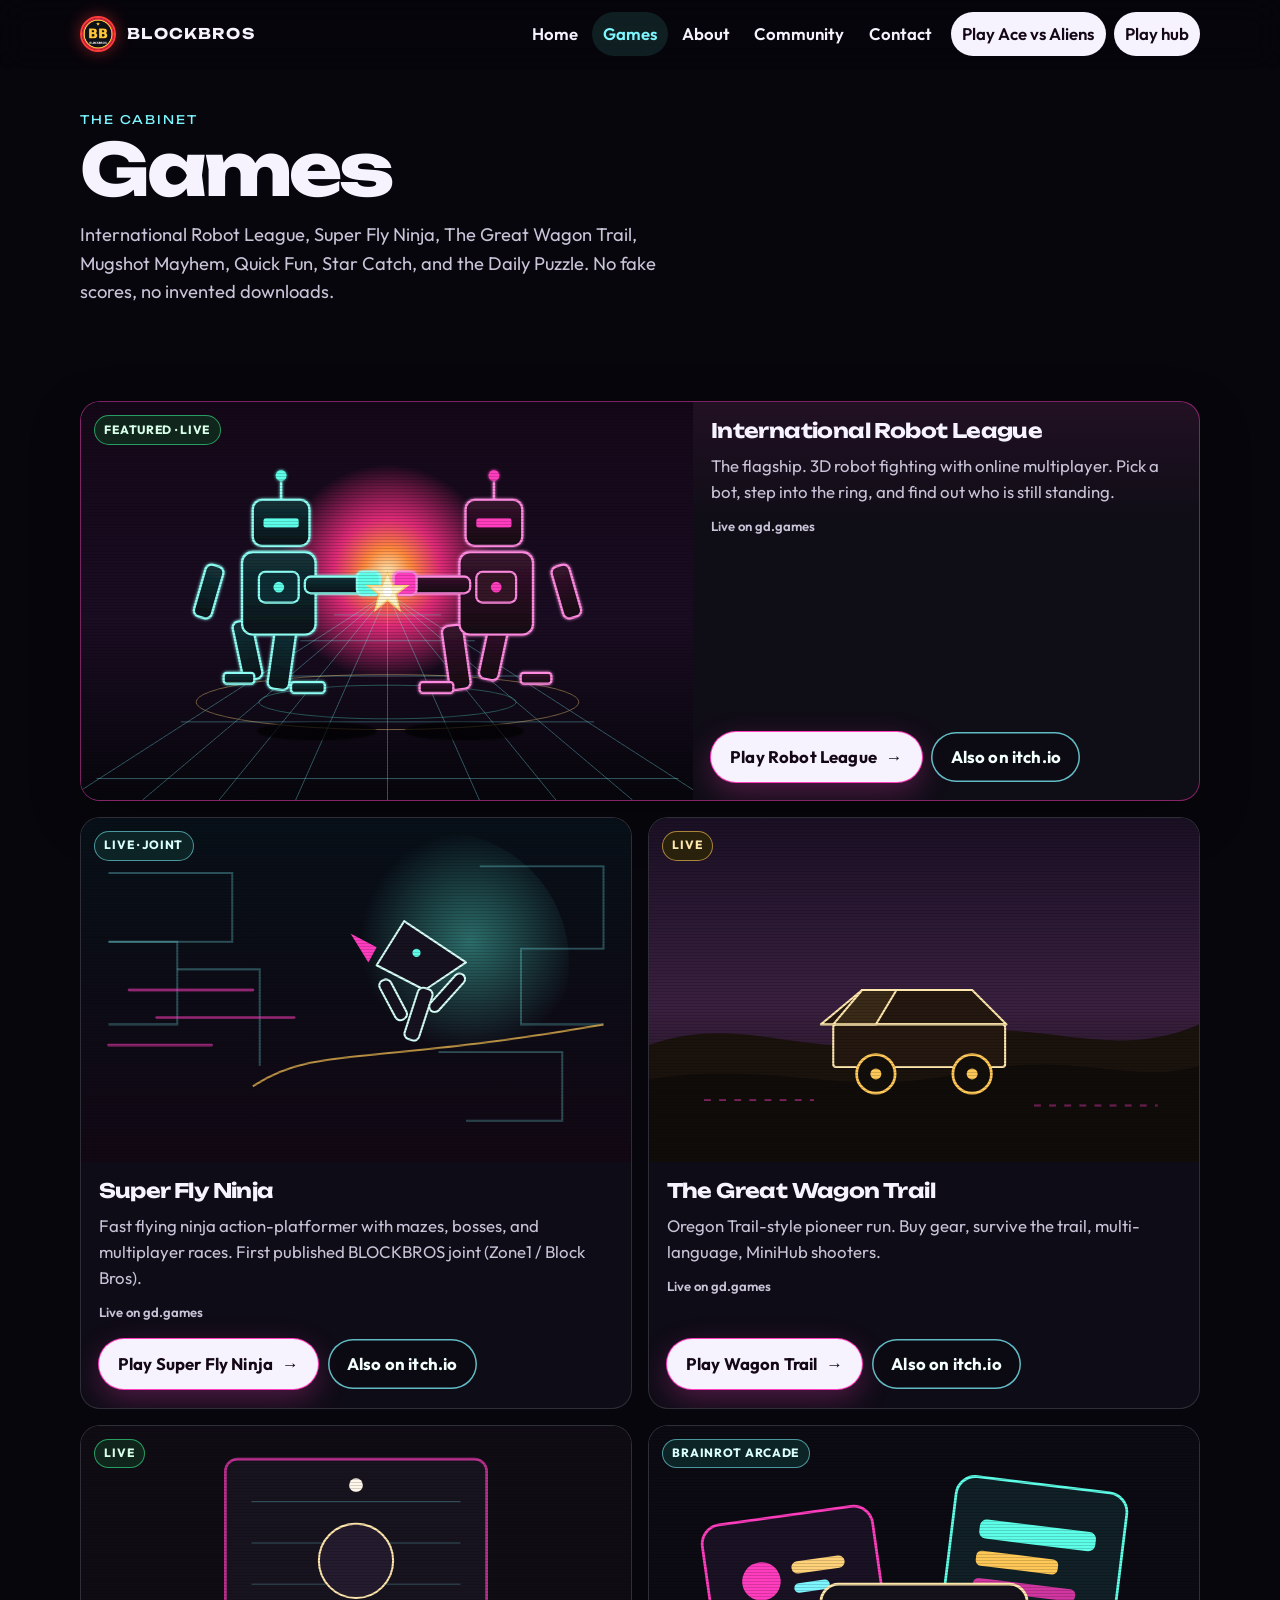
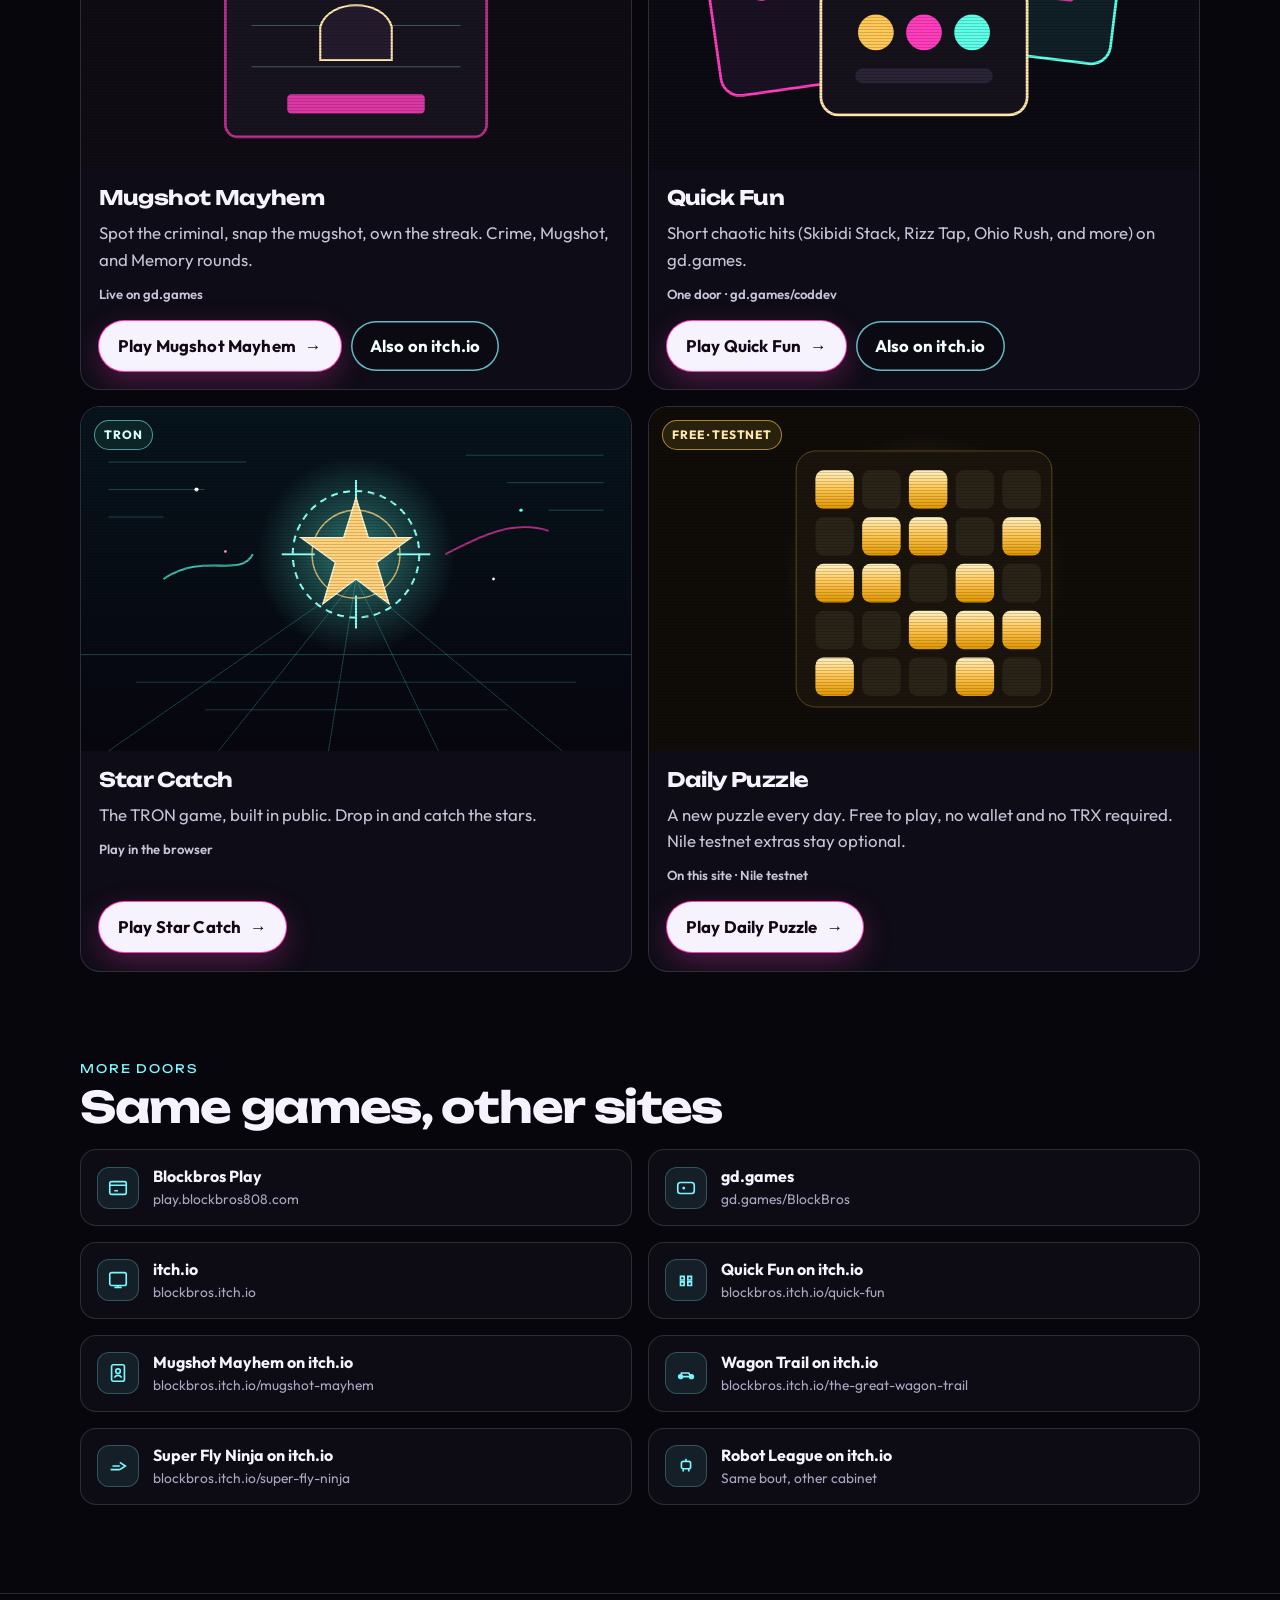
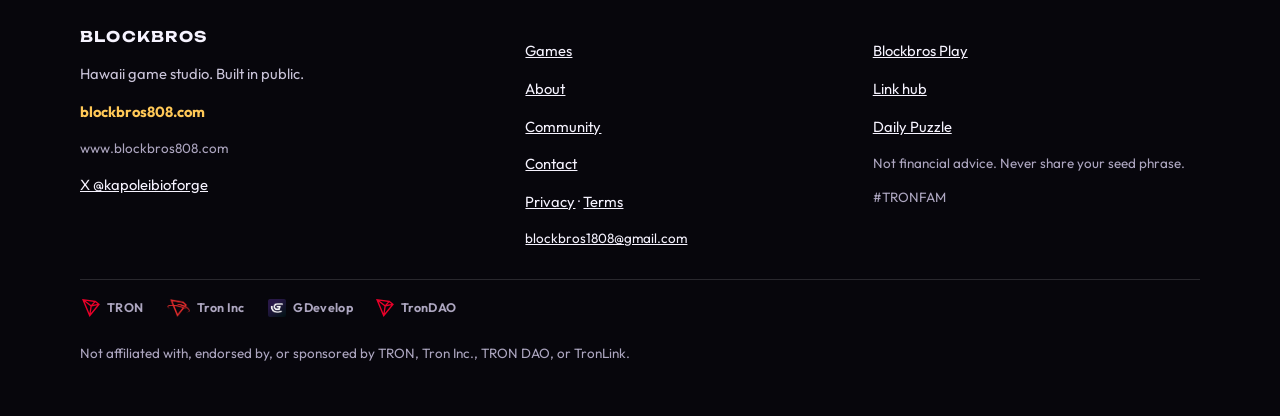
<file: games/index.html>
<!DOCTYPE html>
<html lang="en">
<head>
  <meta charset="utf-8">
  <meta name="viewport" content="width=device-width, initial-scale=1">
  <meta name="referrer" content="strict-origin-when-cross-origin">
  <title>Games — BLOCKBROS</title>
  <meta name="description" content="Play International Robot League, Super Fly Ninja, The Great Wagon Trail, Mugshot Mayhem, Quick Fun, Star Catch, and the free Daily Puzzle from BLOCKBROS.">
  <meta name="theme-color" content="#07060c">
  <link rel="canonical" href="https://blockbros808.com/games/">
  <link rel="icon" href="/assets/favicon.svg" type="image/svg+xml">
  <link rel="apple-touch-icon" href="/assets/apple-touch.png">
  <meta property="og:title" content="Games — BLOCKBROS">
  <meta property="og:description" content="International Robot League is featured. Super Fly Ninja, Wagon Trail, Mugshot Mayhem, Quick Fun, Star Catch, and the Daily Puzzle are live.">
  <meta property="og:type" content="website">
  <meta property="og:url" content="https://blockbros808.com/games/">
  <meta property="og:image" content="https://blockbros808.com/assets/og.png">
  <meta name="twitter:card" content="summary_large_image">
  <meta name="twitter:title" content="Games — BLOCKBROS">
  <meta name="twitter:image" content="https://blockbros808.com/assets/og.png">
  <link rel="stylesheet" href="/assets/styles.css?v=ace-top-20261113">
  <style>html,body{background:#07060c;margin:0}</style>
</head>
<body>
  <a class="skip" href="#content">Skip to games</a>
  <header class="site-header">
    <div class="wrap header-bar">
      <a class="brand" href="/">
        <img src="/assets/logo.jpg" width="36" height="36" alt="">
        BLOCKBROS
      </a>
      <input class="nav-toggle" type="checkbox" id="nav-toggle">
      <label class="nav-btn" for="nav-toggle" aria-controls="site-nav" aria-expanded="false">
        <span class="sr-only">Menu</span>
        <span class="burger" aria-hidden="true"></span>
      </label>
      <nav id="site-nav" class="site-nav" aria-label="Primary">
        <a href="/">Home</a>
        <a href="/games/" aria-current="page">Games</a>
        <a href="/about/">About</a>
        <a href="/community/">Community</a>
        <a href="/contact/">Contact</a>
        <a class="nav-cta" href="https://play.blockbros808.com/games/ace-vs-aliens/">Play Ace vs Aliens</a>
        <a class="nav-cta" href="https://play.blockbros808.com/">Play hub</a>
        <a class="nav-cta nav-extra" href="https://gd.games/blockbros/international-robot-league">Play Robot League</a>
        <a class="nav-cta nav-extra" href="/games/">Browse the cabinet</a>
      </nav>
    </div>
  </header>

  <main id="content">
    <section class="page-hero">
      <div class="wrap">
        <p class="eyebrow">The cabinet</p>
        <h1>Games</h1>
        <p class="lede">International Robot League, Super Fly Ninja, The Great Wagon Trail, Mugshot Mayhem, Quick Fun, Star Catch, and the Daily Puzzle. No fake scores, no invented downloads.</p>
      </div>
    </section>

    <section class="band">
      <div class="wrap">
        <div class="game-grid">
          <article class="card card-featured">
            <div class="cover">
              <span class="badge">Featured · Live</span>
              <img src="/assets/arena.svg" width="800" height="520" alt="">
            </div>
            <div class="card-body">
              <h3>International Robot League</h3>
              <p>The flagship. 3D robot fighting with online multiplayer. Pick a bot, step into the ring, and find out who is still standing.</p>
              <p class="where">Live on gd.games</p>
              <div class="card-actions">
                <a class="btn btn-primary" href="https://gd.games/blockbros/international-robot-league">Play Robot League <span class="arrow" aria-hidden="true">→</span></a>
                <a class="btn btn-ghost" href="https://blockbros.itch.io/international-robot-league">Also on itch.io</a>
              </div>
            </div>
          </article>

          <article class="card">
            <div class="cover">
              <span class="badge badge-cyan">Live · Joint</span>
              <img src="/assets/ninja.svg" width="800" height="500" alt="">
            </div>
            <div class="card-body">
              <h3>Super Fly Ninja</h3>
              <p>Fast flying ninja action-platformer with mazes, bosses, and multiplayer races. First published BLOCKBROS joint (Zone1 / Block Bros).</p>
              <p class="where">Live on gd.games</p>
              <div class="card-actions">
                <a class="btn btn-primary" href="https://gd.games/zone1/super-fly-ninja">Play Super Fly Ninja <span class="arrow" aria-hidden="true">→</span></a>
                <a class="btn btn-ghost" href="https://blockbros.itch.io/super-fly-ninja">Also on itch.io</a>
              </div>
            </div>
          </article>

          <article class="card">
            <div class="cover">
              <span class="badge badge-gold">Live</span>
              <img src="/assets/wagon.svg" width="800" height="500" alt="">
            </div>
            <div class="card-body">
              <h3>The Great Wagon Trail</h3>
              <p>Oregon Trail-style pioneer run. Buy gear, survive the trail, multi-language, MiniHub shooters.</p>
              <p class="where">Live on gd.games</p>
              <div class="card-actions">
                <a class="btn btn-primary" href="https://gd.games/blockbros/the-great-wagon-trail-">Play Wagon Trail <span class="arrow" aria-hidden="true">→</span></a>
                <a class="btn btn-ghost" href="https://blockbros.itch.io/the-great-wagon-trail">Also on itch.io</a>
              </div>
            </div>
          </article>

          <article class="card">
            <div class="cover">
              <span class="badge">Live</span>
              <img src="/assets/mugshot.svg" width="800" height="500" alt="">
            </div>
            <div class="card-body">
              <h3>Mugshot Mayhem</h3>
              <p>Spot the criminal, snap the mugshot, own the streak. Crime, Mugshot, and Memory rounds.</p>
              <p class="where">Live on gd.games</p>
              <div class="card-actions">
                <a class="btn btn-primary" href="https://gd.games/blockbros/mugshot-mayhem-">Play Mugshot Mayhem <span class="arrow" aria-hidden="true">→</span></a>
                <a class="btn btn-ghost" href="https://blockbros.itch.io/mugshot-mayhem">Also on itch.io</a>
              </div>
            </div>
          </article>

          <article class="card">
            <div class="cover">
              <span class="badge badge-cyan">Brainrot arcade</span>
              <img src="/assets/quick-fun.svg" width="800" height="500" alt="">
            </div>
            <div class="card-body">
              <h3>Quick Fun</h3>
              <p>Short chaotic hits (Skibidi Stack, Rizz Tap, Ohio Rush, and more) on gd.games.</p>
              <p class="where">One door · gd.games/coddev</p>
              <div class="card-actions">
                <a class="btn btn-primary" href="https://gd.games/coddev">Play Quick Fun <span class="arrow" aria-hidden="true">→</span></a>
                <a class="btn btn-ghost" href="https://blockbros.itch.io/quick-fun">Also on itch.io</a>
              </div>
            </div>
          </article>

          <article class="card">
            <div class="cover">
              <span class="badge badge-cyan">TRON</span>
              <img src="/assets/star-catch.svg" width="800" height="500" alt="">
            </div>
            <div class="card-body">
              <h3>Star Catch</h3>
              <p>The TRON game, built in public. Drop in and catch the stars.</p>
              <p class="where">Play in the browser</p>
              <div class="card-actions">
                <a class="btn btn-primary" href="https://blockbros808.github.io/blockbros-star-catch/">Play Star Catch <span class="arrow" aria-hidden="true">→</span></a>
              </div>
            </div>
          </article>

          <article class="card">
            <div class="cover">
              <span class="badge badge-gold">Free · Testnet</span>
              <img src="/assets/daily-puzzle.svg" width="800" height="500" alt="">
            </div>
            <div class="card-body">
              <h3>Daily Puzzle</h3>
              <p>A new puzzle every day. Free to play, no wallet and no TRX required. Nile testnet extras stay optional.</p>
              <p class="where">On this site · Nile testnet</p>
              <div class="card-actions">
                <a class="btn btn-primary" href="/daily/">Play Daily Puzzle <span class="arrow" aria-hidden="true">→</span></a>
              </div>
            </div>
          </article>
        </div>
      </div>
    </section>

    <section class="band" style="padding-top:0" aria-labelledby="doors-title">
      <div class="wrap">
        <p class="eyebrow">More doors</p>
        <h2 id="doors-title">Same games, other sites</h2>
        <div class="place-grid" style="margin-top:1.2rem">
          <a class="place" href="https://play.blockbros808.com/">
            <span class="icon" aria-hidden="true"><svg viewBox="0 0 24 24" fill="none" stroke="currentColor" stroke-width="1.8"><rect x="3" y="5" width="18" height="14" rx="2"/><path d="M3 9h18M8 15h4"/></svg></span>
            <span><strong>Blockbros Play</strong><small>play.blockbros808.com</small></span>
          </a>
          <a class="place" href="https://gd.games/BlockBros">
            <span class="icon" aria-hidden="true"><svg viewBox="0 0 24 24" fill="none" stroke="currentColor" stroke-width="1.8"><rect x="3" y="6" width="18" height="12" rx="3"/><path d="M8 12h3M9.5 10.5v3M16 11h.01M18 13h.01"/></svg></span>
            <span><strong>gd.games</strong><small>gd.games/BlockBros</small></span>
          </a>
          <a class="place" href="https://blockbros.itch.io/">
            <span class="icon" aria-hidden="true"><svg viewBox="0 0 24 24" fill="none" stroke="currentColor" stroke-width="1.8"><rect x="3" y="4" width="18" height="14" rx="2"/><path d="M8 20h8M12 18v2"/></svg></span>
            <span><strong>itch.io</strong><small>blockbros.itch.io</small></span>
          </a>
          <a class="place" href="https://blockbros.itch.io/quick-fun">
            <span class="icon" aria-hidden="true"><svg viewBox="0 0 24 24" fill="none" stroke="currentColor" stroke-width="1.8"><path d="M6 8h4v4H6zM14 8h4v4h-4zM6 14h4v4H6zM14 14h4v4h-4z"/></svg></span>
            <span><strong>Quick Fun on itch.io</strong><small>blockbros.itch.io/quick-fun</small></span>
          </a>
          <a class="place" href="https://blockbros.itch.io/mugshot-mayhem">
            <span class="icon" aria-hidden="true"><svg viewBox="0 0 24 24" fill="none" stroke="currentColor" stroke-width="1.8"><rect x="5" y="3" width="14" height="18" rx="2"/><circle cx="12" cy="10" r="2.5"/><path d="M8 17c.8-1.6 2-2.4 4-2.4s3.2.8 4 2.4"/></svg></span>
            <span><strong>Mugshot Mayhem on itch.io</strong><small>blockbros.itch.io/mugshot-mayhem</small></span>
          </a>
          <a class="place" href="https://blockbros.itch.io/the-great-wagon-trail">
            <span class="icon" aria-hidden="true"><svg viewBox="0 0 24 24" fill="none" stroke="currentColor" stroke-width="1.8"><path d="M4 16h16M7 16v-4h8l2 4M8 16a2 2 0 1 1-4 0 2 2 0 0 1 4 0Zm12 0a2 2 0 1 1-4 0 2 2 0 0 1 4 0Z"/></svg></span>
            <span><strong>Wagon Trail on itch.io</strong><small>blockbros.itch.io/the-great-wagon-trail</small></span>
          </a>
          <a class="place" href="https://blockbros.itch.io/super-fly-ninja">
            <span class="icon" aria-hidden="true"><svg viewBox="0 0 24 24" fill="none" stroke="currentColor" stroke-width="1.8"><path d="M4 16h10M6 12h8M14 8l6 4-6 4"/></svg></span>
            <span><strong>Super Fly Ninja on itch.io</strong><small>blockbros.itch.io/super-fly-ninja</small></span>
          </a>
          <a class="place" href="https://blockbros.itch.io/international-robot-league">
            <span class="icon" aria-hidden="true"><svg viewBox="0 0 24 24" fill="none" stroke="currentColor" stroke-width="1.8"><rect x="7" y="7" width="10" height="8" rx="2"/><path d="M12 7V4M9 15v3M15 15v3"/></svg></span>
            <span><strong>Robot League on itch.io</strong><small>Same bout, other cabinet</small></span>
          </a>
        </div>
      </div>
    </section>
  </main>

  <footer class="site-footer">
    <div class="wrap footer-grid">
      <div>
        <strong>BLOCKBROS</strong>
        <p>Hawaii game studio. Built in public.</p>
        <p><a class="domain" href="https://blockbros808.com/">blockbros808.com</a></p>
        <p class="fine">www.blockbros808.com</p>
        <p><a href="https://x.com/kapoleibioforge">X @kapoleibioforge</a></p>
      </div>
      <div>
        <p><a href="/games/">Games</a></p>
        <p><a href="/about/">About</a></p>
        <p><a href="/community/">Community</a></p>
        <p><a href="/contact/">Contact</a></p>
        <p><a href="/privacy/">Privacy</a> · <a href="/terms/">Terms</a></p>
        <p class="fine"><a href="mailto:blockbros1808@gmail.com">blockbros1808@gmail.com</a></p>
      </div>
      <div>
        <p><a href="https://play.blockbros808.com/">Blockbros Play</a></p>
        <p><a href="/links/">Link hub</a></p>
        <p><a href="/daily/">Daily Puzzle</a></p>
        <p class="fine">Not financial advice. Never share your seed phrase.</p>
        <p class="fine">#TRONFAM</p>
      </div>
    </div>
    <div class="wrap">
      <ul class="mark-row">
        <li><a href="https://tron.network/"><img src="/assets/marks/tron.svg" width="18" height="19" alt=""><span>TRON</span></a></li>
        <li><a href="https://t.network/"><img src="/assets/marks/tron-inc.png" width="23" height="18" alt=""><span>Tron Inc</span></a></li>
        <li><a href="https://gdevelop.io/"><img src="/assets/marks/gdevelop.png" width="18" height="18" alt=""><span>GDevelop</span></a></li>
        <li><a href="https://trondao.org/"><img src="/assets/marks/tron.svg" width="18" height="19" alt=""><span>TronDAO</span></a></li>
      </ul>
      <p class="fine">Not affiliated with, endorsed by, or sponsored by TRON, Tron Inc., TRON DAO, or TronLink.</p>
    </div>
  </footer>
  <script src="/assets/main.js"></script>
</body>
</html>
</file>
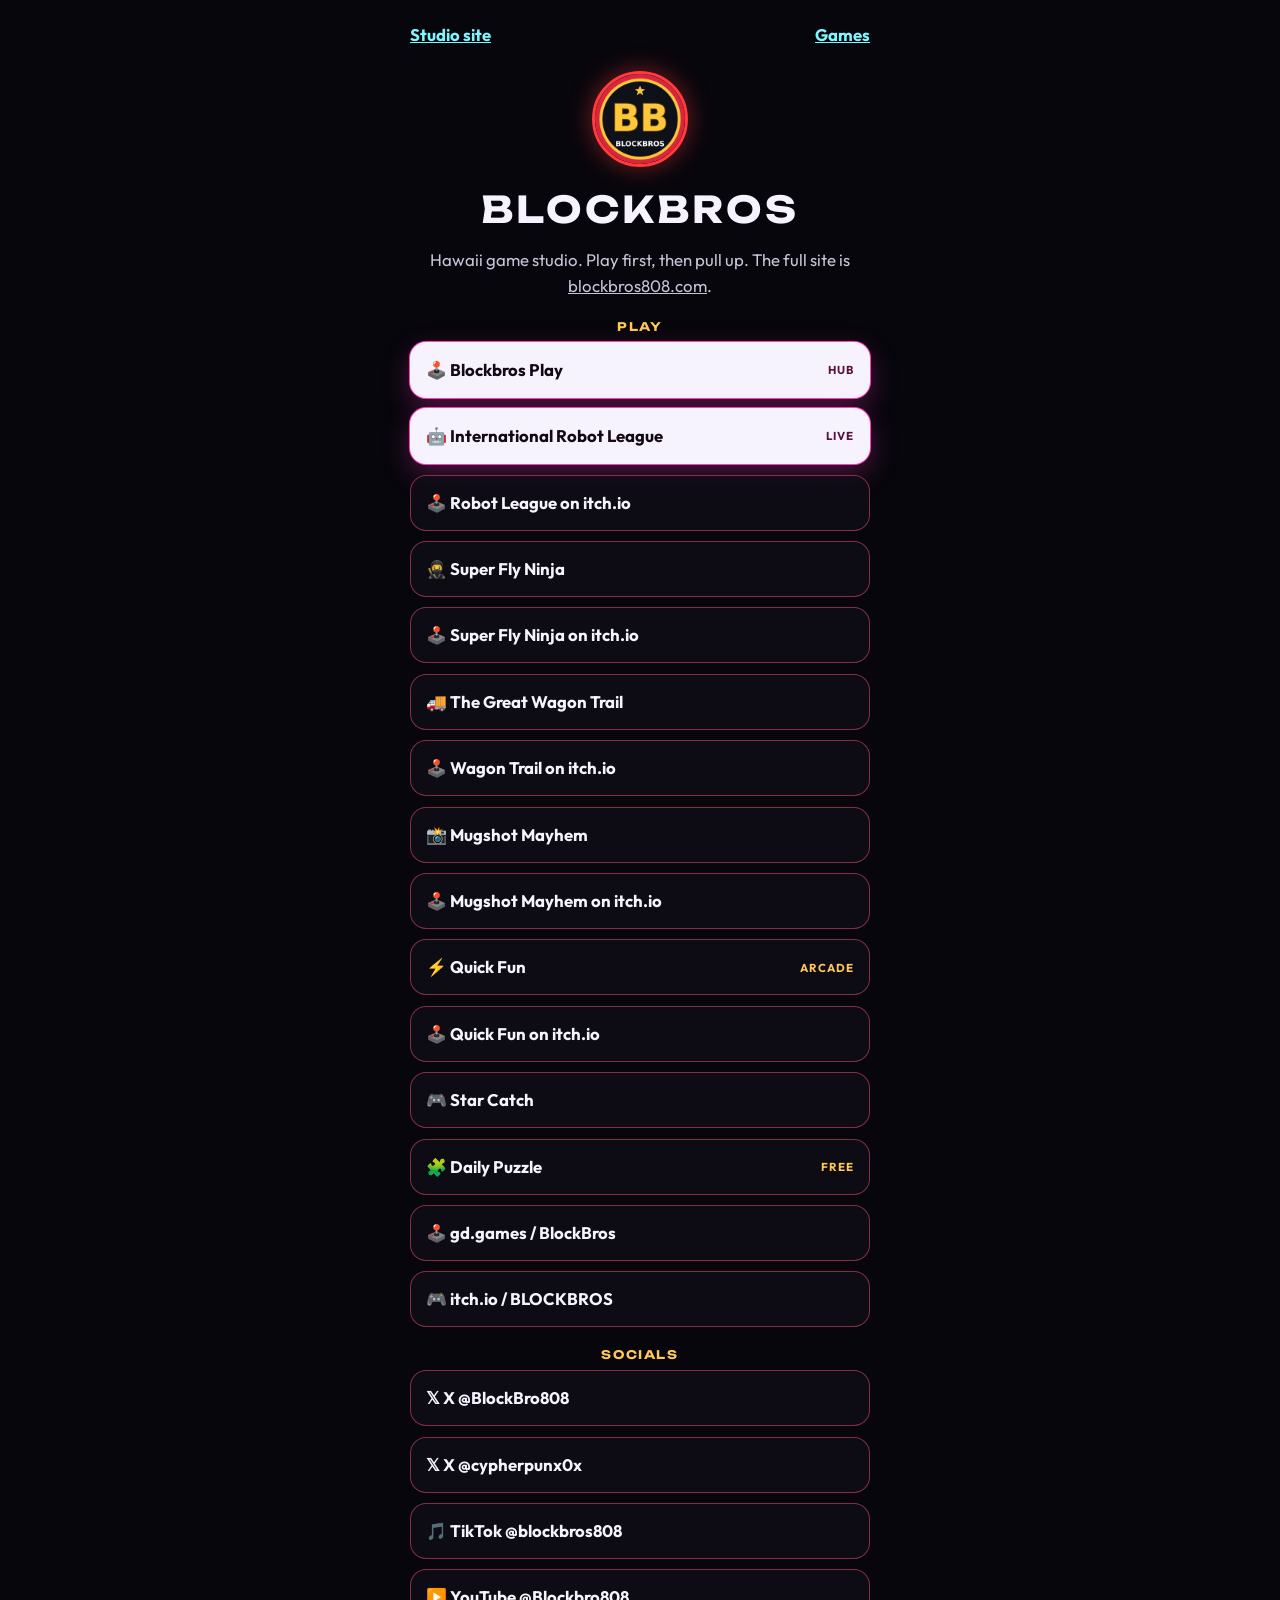
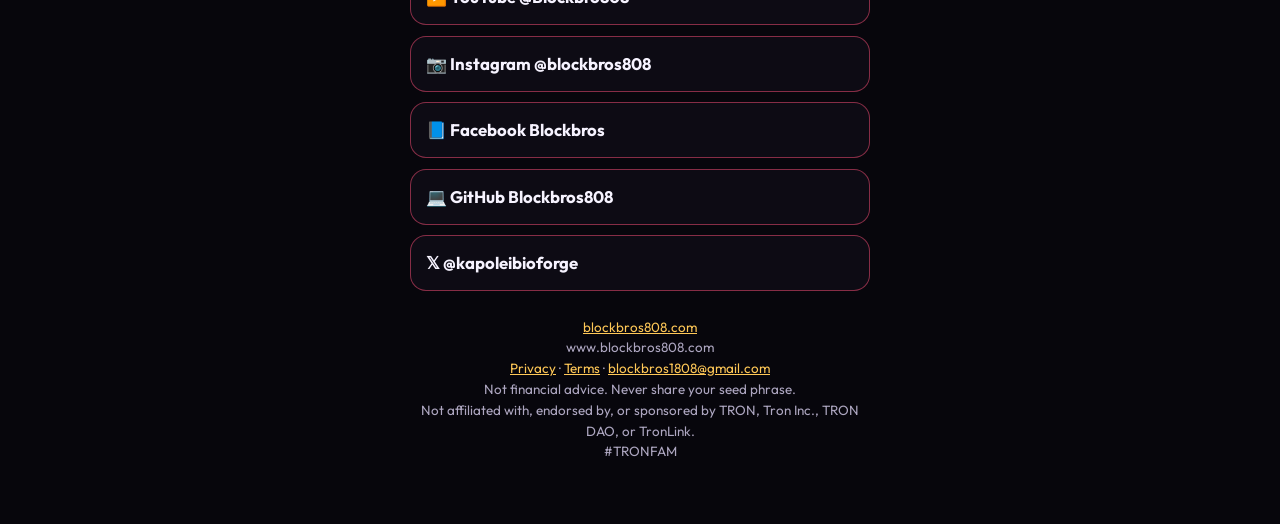
<file: links/index.html>
<!DOCTYPE html>
<html lang="en">
<head>
  <meta charset="utf-8">
  <meta name="viewport" content="width=device-width, initial-scale=1">
  <meta name="referrer" content="strict-origin-when-cross-origin">
  <title>BLOCKBROS links</title>
  <meta name="description" content="Play BLOCKBROS games and jump to X, TikTok, YouTube, Instagram, Facebook, and GitHub. The fast share hub for the Hawaii studio.">
  <meta name="theme-color" content="#07060c">
  <link rel="canonical" href="https://blockbros808.com/links/">
  <link rel="icon" href="/assets/favicon.svg" type="image/svg+xml">
  <link rel="apple-touch-icon" href="/assets/apple-touch.png">
  <meta property="og:title" content="BLOCKBROS links">
  <meta property="og:description" content="Play Robot League, Super Fly Ninja, Wagon Trail, Mugshot Mayhem, Quick Fun, Star Catch, and the Daily Puzzle.">
  <meta property="og:type" content="website">
  <meta property="og:url" content="https://blockbros808.com/links/">
  <meta property="og:image" content="https://blockbros808.com/assets/og.png">
  <meta name="twitter:card" content="summary_large_image">
  <meta name="twitter:title" content="BLOCKBROS links">
  <meta name="twitter:description" content="Play links and socials for BLOCKBROS.">
  <meta name="twitter:image" content="https://blockbros808.com/assets/og.png">
  <link rel="stylesheet" href="/assets/styles.css?v=ace-top-20261113">
  <style>html,body{background:#07060c;margin:0}</style>
</head>
<body>
  <a class="skip" href="#play">Skip to play links</a>
  <main class="links-wrap">
    <div class="links-top">
      <a href="/">Studio site</a>
      <a href="/games/">Games</a>
    </div>
    <img class="links-logo" src="/assets/logo.jpg" width="96" height="96" alt="">
    <h1>BLOCKBROS</h1>
    <p class="links-lede">Hawaii game studio. Play first, then pull up. The full site is <a href="https://blockbros808.com/">blockbros808.com</a>.</p>

    <h2 class="link-label" id="play">Play</h2>
    <div class="link-list">
      <a class="featured" href="https://play.blockbros808.com/">🕹️ Blockbros Play <span class="tag">Hub</span></a>
      <a class="featured" href="https://gd.games/blockbros/international-robot-league">🤖 International Robot League <span class="tag">Live</span></a>
      <a href="https://blockbros.itch.io/international-robot-league">🕹️ Robot League on itch.io</a>
      <a href="https://gd.games/zone1/super-fly-ninja">🥷 Super Fly Ninja</a>
      <a href="https://blockbros.itch.io/super-fly-ninja">🕹️ Super Fly Ninja on itch.io</a>
      <a href="https://gd.games/blockbros/the-great-wagon-trail-">🚚 The Great Wagon Trail</a>
      <a href="https://blockbros.itch.io/the-great-wagon-trail">🕹️ Wagon Trail on itch.io</a>
      <a href="https://gd.games/blockbros/mugshot-mayhem-">📸 Mugshot Mayhem</a>
      <a href="https://blockbros.itch.io/mugshot-mayhem">🕹️ Mugshot Mayhem on itch.io</a>
      <a href="https://gd.games/coddev">⚡ Quick Fun <span class="tag">Arcade</span></a>
      <a href="https://blockbros.itch.io/quick-fun">🕹️ Quick Fun on itch.io</a>
      <a href="https://blockbros808.github.io/blockbros-star-catch/">🎮 Star Catch</a>
      <a href="/daily/">🧩 Daily Puzzle <span class="tag">Free</span></a>
      <a href="https://gd.games/BlockBros">🕹️ gd.games / BlockBros</a>
      <a href="https://blockbros.itch.io/">🎮 itch.io / BLOCKBROS</a>
    </div>

    <h2 class="link-label">Socials</h2>
    <div class="link-list">
      <a href="https://x.com/BlockBro808">𝕏 X @BlockBro808</a>
      <a href="https://x.com/cypherpunx0x">𝕏 X @cypherpunx0x</a>
      <a href="https://www.tiktok.com/@blockbros808">🎵 TikTok @blockbros808</a>
      <a href="/meme/">▶️ YouTube @Blockbro808</a>
      <a href="https://www.instagram.com/blockbros808/">📷 Instagram @blockbros808</a>
      <a href="https://www.facebook.com/profile.php?id=61596074155146">📘 Facebook Blockbros</a>
      <a href="https://github.com/Blockbros808">💻 GitHub Blockbros808</a>
      <a href="https://x.com/kapoleibioforge">𝕏 @kapoleibioforge</a>
    </div>

    <p class="links-foot">
      <a href="/">blockbros808.com</a><br>
      www.blockbros808.com<br>
      <a href="/privacy/">Privacy</a> · <a href="/terms/">Terms</a> · <a href="mailto:blockbros1808@gmail.com">blockbros1808@gmail.com</a><br>
      Not financial advice. Never share your seed phrase.<br>
      Not affiliated with, endorsed by, or sponsored by TRON, Tron Inc., TRON DAO, or TronLink.<br>
      #TRONFAM
    </p>
  </main>
</body>
</html>
</file>
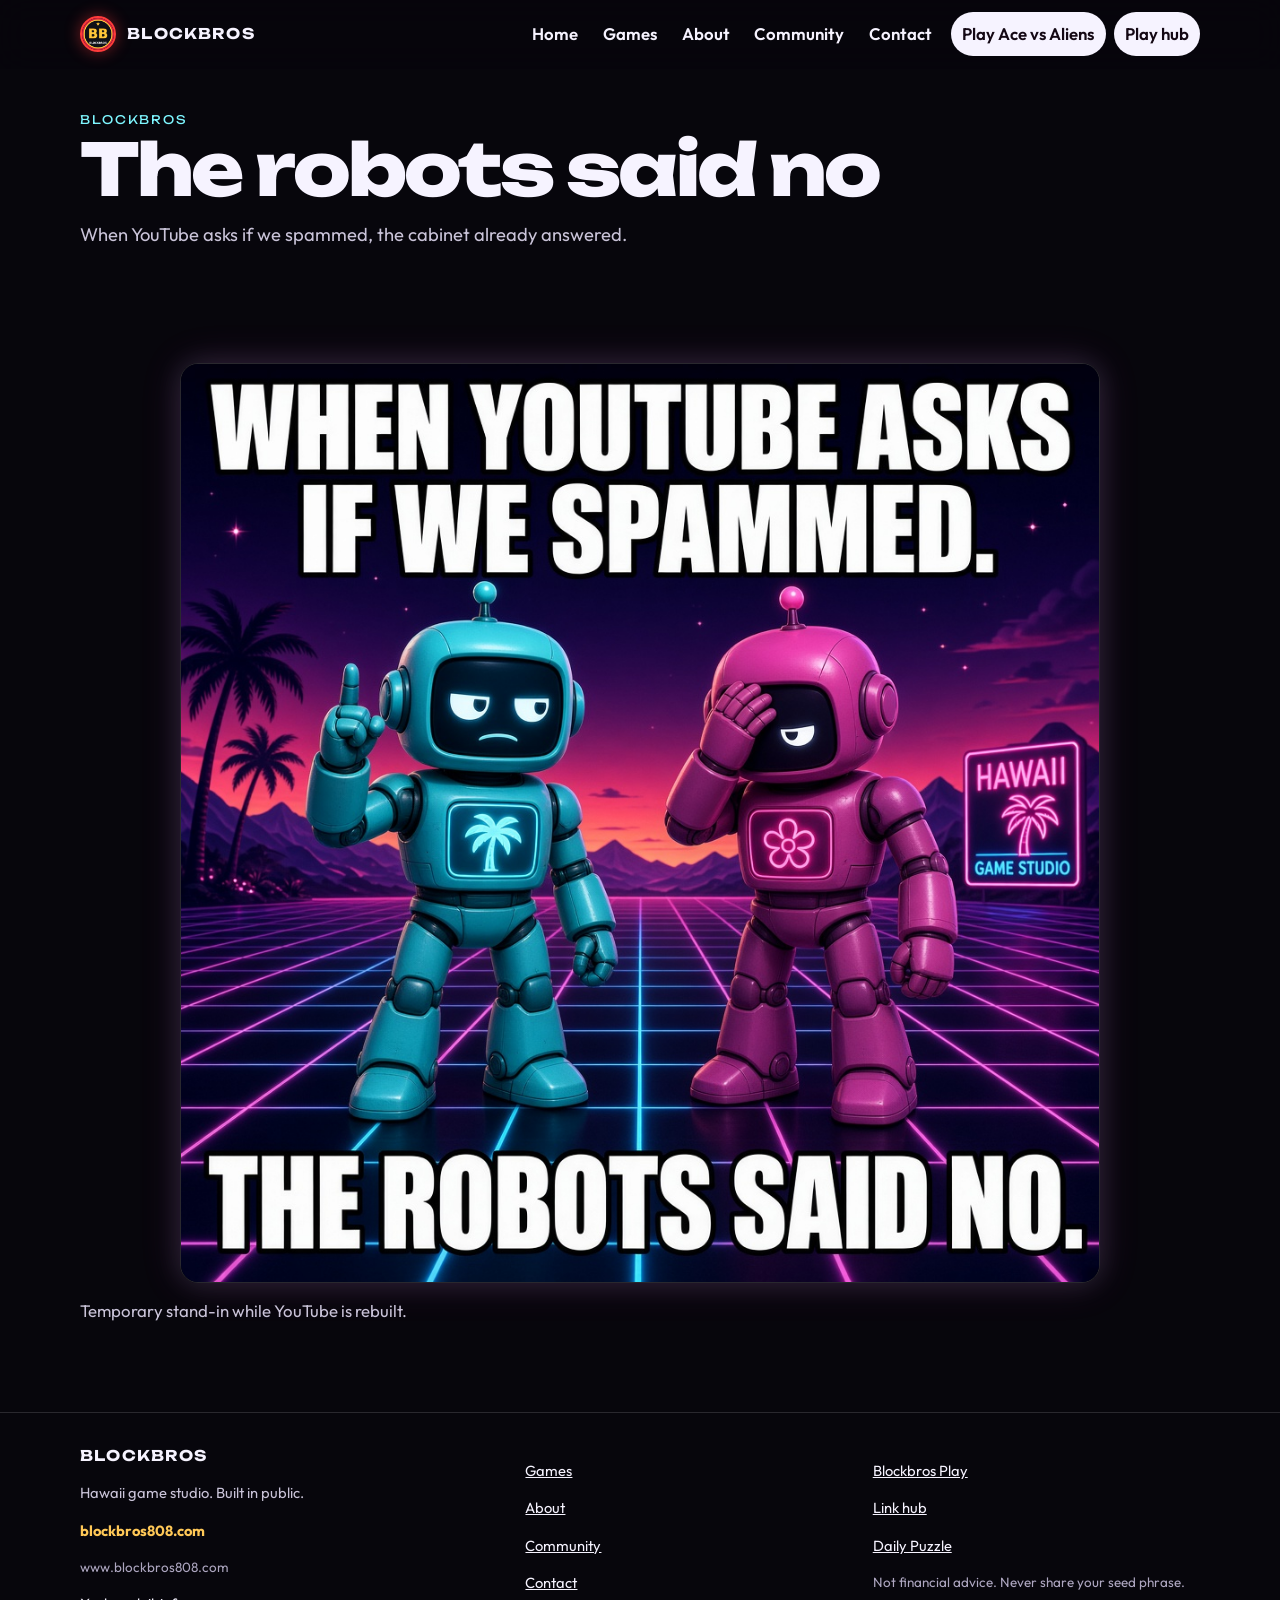
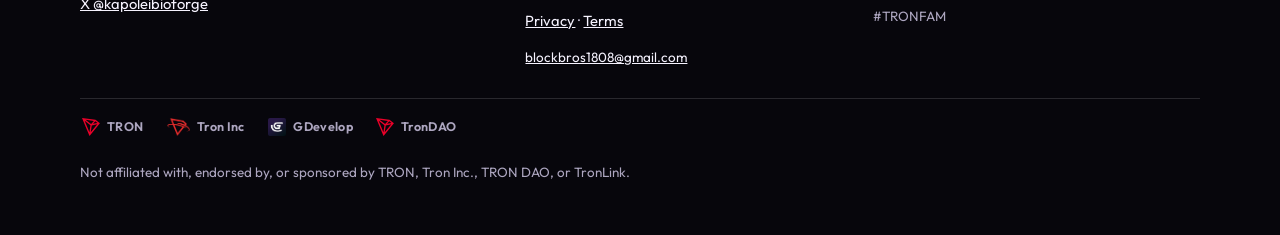
<file: meme/index.html>
<!DOCTYPE html>
<html lang="en">
<head>
  <meta charset="utf-8">
  <meta name="viewport" content="width=device-width, initial-scale=1">
  <meta name="referrer" content="strict-origin-when-cross-origin">
  <title>BLOCKBROS — The robots said no</title>
  <meta name="description" content="Temporary stand-in while the BLOCKBROS YouTube channel is rebuilt. The robots said no.">
  <meta name="theme-color" content="#07060c">
  <link rel="canonical" href="https://blockbros808.com/meme/">
  <link rel="icon" href="/assets/favicon.svg" type="image/svg+xml">
  <link rel="apple-touch-icon" href="/assets/apple-touch.png">
  <meta property="og:title" content="BLOCKBROS — The robots said no">
  <meta property="og:description" content="Temporary stand-in while YouTube is rebuilt.">
  <meta property="og:type" content="website">
  <meta property="og:url" content="https://blockbros808.com/meme/">
  <meta property="og:image" content="https://blockbros808.com/assets/blockbros-robots-meme.jpg">
  <meta property="og:image:width" content="1024">
  <meta property="og:image:height" content="1024">
  <meta property="og:image:alt" content="Two neon robots on a Hawaii sunset grid. When YouTube asks if we spammed, the robots said no.">
  <meta name="twitter:card" content="summary_large_image">
  <meta name="twitter:title" content="BLOCKBROS — The robots said no">
  <meta name="twitter:description" content="Temporary stand-in while YouTube is rebuilt.">
  <meta name="twitter:image" content="https://blockbros808.com/assets/blockbros-robots-meme.jpg">
  <link rel="stylesheet" href="/assets/styles.css?v=ace-top-20261113">
  <style>html,body{background:#07060c;margin:0}</style>
</head>
<body>
  <a class="skip" href="#meme">Skip to the meme</a>
  <header class="site-header">
    <div class="wrap header-bar">
      <a class="brand" href="/">
        <img src="/assets/logo.jpg" width="36" height="36" alt="">
        BLOCKBROS
      </a>
      <input class="nav-toggle" type="checkbox" id="nav-toggle">
      <label class="nav-btn" for="nav-toggle" aria-controls="site-nav" aria-expanded="false">
        <span class="sr-only">Menu</span>
        <span class="burger" aria-hidden="true"></span>
      </label>
      <nav id="site-nav" class="site-nav" aria-label="Primary">
        <a href="/">Home</a>
        <a href="/games/">Games</a>
        <a href="/about/">About</a>
        <a href="/community/">Community</a>
        <a href="/contact/">Contact</a>
        <a class="nav-cta" href="https://play.blockbros808.com/games/ace-vs-aliens/">Play Ace vs Aliens</a>
        <a class="nav-cta" href="https://play.blockbros808.com/">Play hub</a>
        <a class="nav-cta nav-extra" href="https://gd.games/blockbros/international-robot-league">Play Robot League</a>
        <a class="nav-cta nav-extra" href="/games/">Browse the cabinet</a>
      </nav>
    </div>
  </header>

  <main id="content">
    <section class="page-hero">
      <div class="wrap">
        <p class="eyebrow">BLOCKBROS</p>
        <h1>The robots said no</h1>
        <p class="lede">When YouTube asks if we spammed, the cabinet already answered.</p>
      </div>
    </section>

    <section class="band" id="meme" aria-labelledby="meme-title">
      <div class="wrap">
        <h2 class="sr-only" id="meme-title">The robots said no</h2>
        <figure class="meme-figure">
          <img src="/assets/blockbros-robots-meme.jpg" width="1024" height="1024" alt="Cyan and magenta robots on a neon Hawaii grid at sunset. The cyan robot points up. The magenta robot covers its face beside a Hawaii Game Studio sign. Text: When YouTube asks if we spammed. The robots said no.">
          <figcaption class="meme-caption">Temporary stand-in while YouTube is rebuilt.</figcaption>
        </figure>
      </div>
    </section>
  </main>

  <footer class="site-footer">
    <div class="wrap footer-grid">
      <div>
        <strong>BLOCKBROS</strong>
        <p>Hawaii game studio. Built in public.</p>
        <p><a class="domain" href="https://blockbros808.com/">blockbros808.com</a></p>
        <p class="fine">www.blockbros808.com</p>
        <p><a href="https://x.com/kapoleibioforge">X @kapoleibioforge</a></p>
      </div>
      <div>
        <p><a href="/games/">Games</a></p>
        <p><a href="/about/">About</a></p>
        <p><a href="/community/">Community</a></p>
        <p><a href="/contact/">Contact</a></p>
        <p><a href="/privacy/">Privacy</a> · <a href="/terms/">Terms</a></p>
        <p class="fine"><a href="mailto:blockbros1808@gmail.com">blockbros1808@gmail.com</a></p>
      </div>
      <div>
        <p><a href="https://play.blockbros808.com/">Blockbros Play</a></p>
        <p><a href="/links/">Link hub</a></p>
        <p><a href="/daily/">Daily Puzzle</a></p>
        <p class="fine">Not financial advice. Never share your seed phrase.</p>
        <p class="fine">#TRONFAM</p>
      </div>
    </div>
    <div class="wrap">
      <ul class="mark-row">
        <li><a href="https://tron.network/"><img src="/assets/marks/tron.svg" width="18" height="19" alt=""><span>TRON</span></a></li>
        <li><a href="https://t.network/"><img src="/assets/marks/tron-inc.png" width="23" height="18" alt=""><span>Tron Inc</span></a></li>
        <li><a href="https://gdevelop.io/"><img src="/assets/marks/gdevelop.png" width="18" height="18" alt=""><span>GDevelop</span></a></li>
        <li><a href="https://trondao.org/"><img src="/assets/marks/tron.svg" width="18" height="19" alt=""><span>TronDAO</span></a></li>
      </ul>
      <p class="fine">Not affiliated with, endorsed by, or sponsored by TRON, Tron Inc., TRON DAO, or TronLink.</p>
    </div>
  </footer>
  <script src="/assets/main.js"></script>
</body>
</html>
</file>
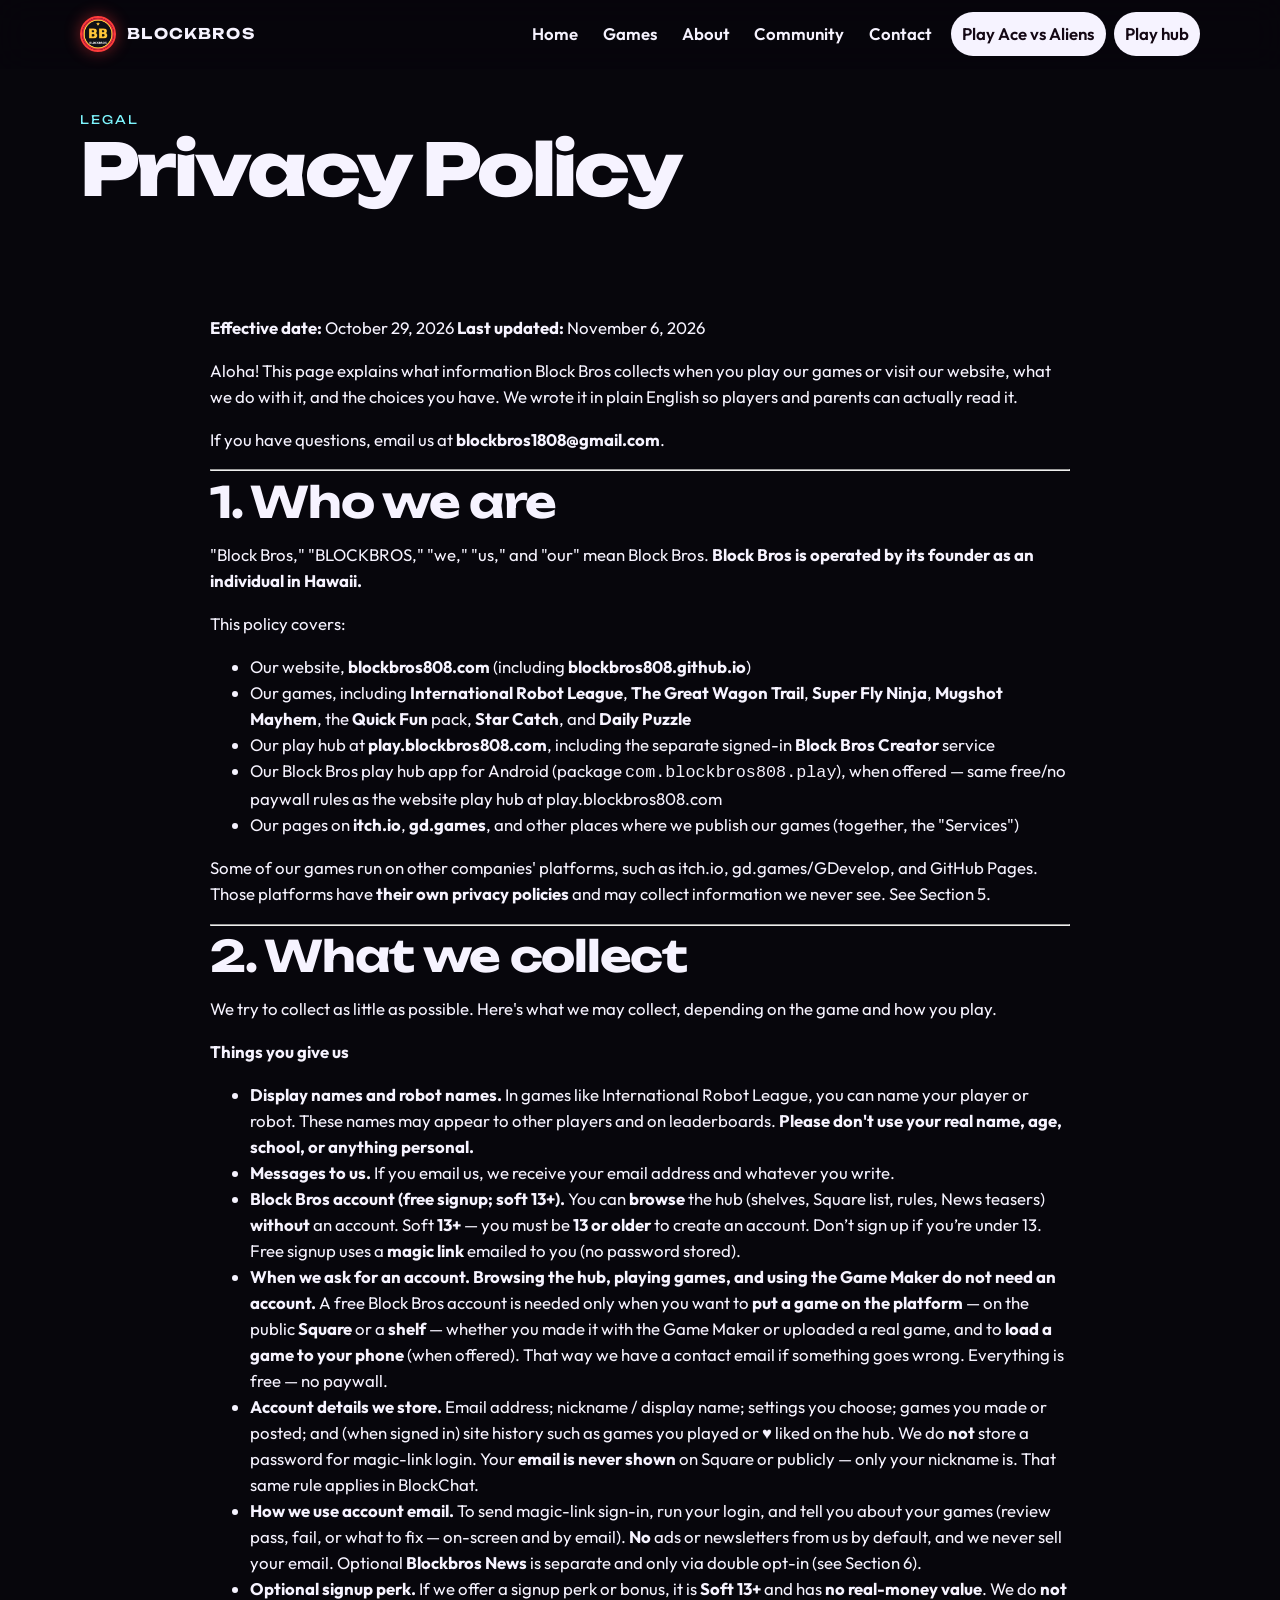
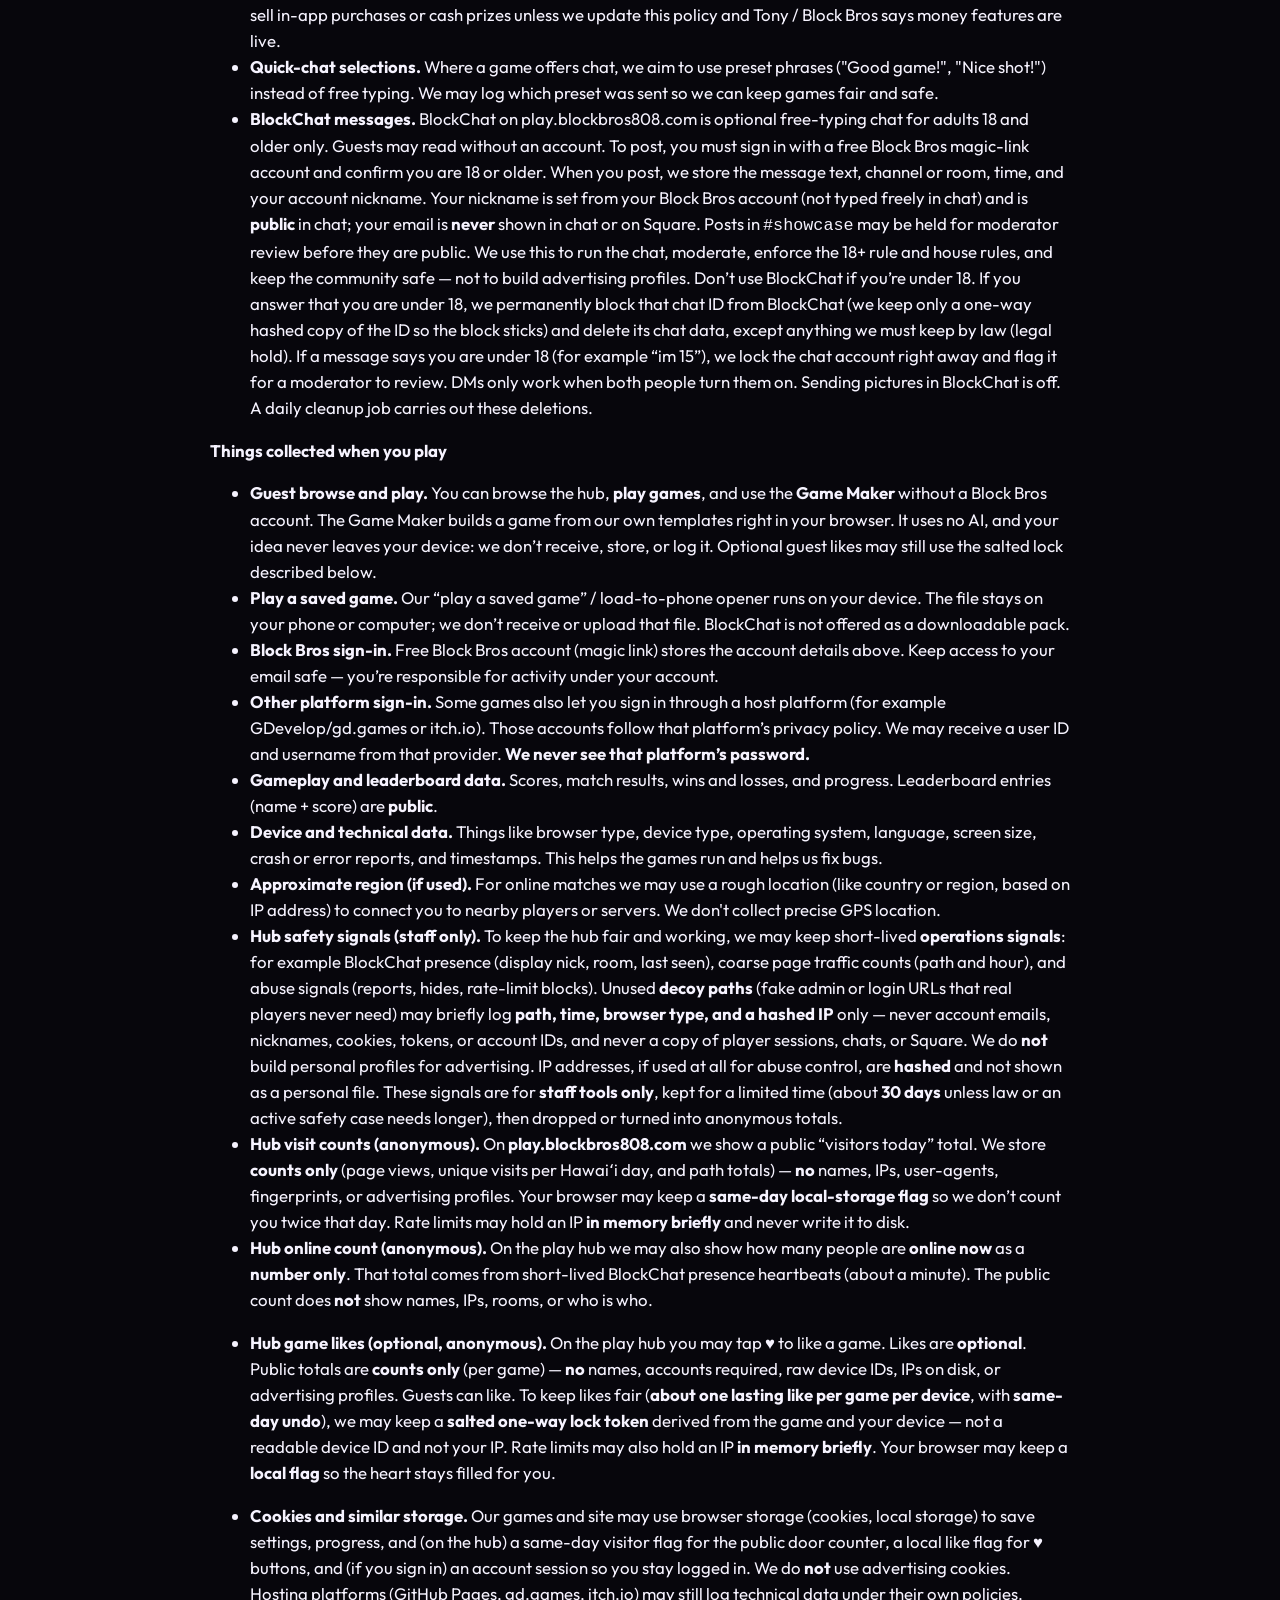
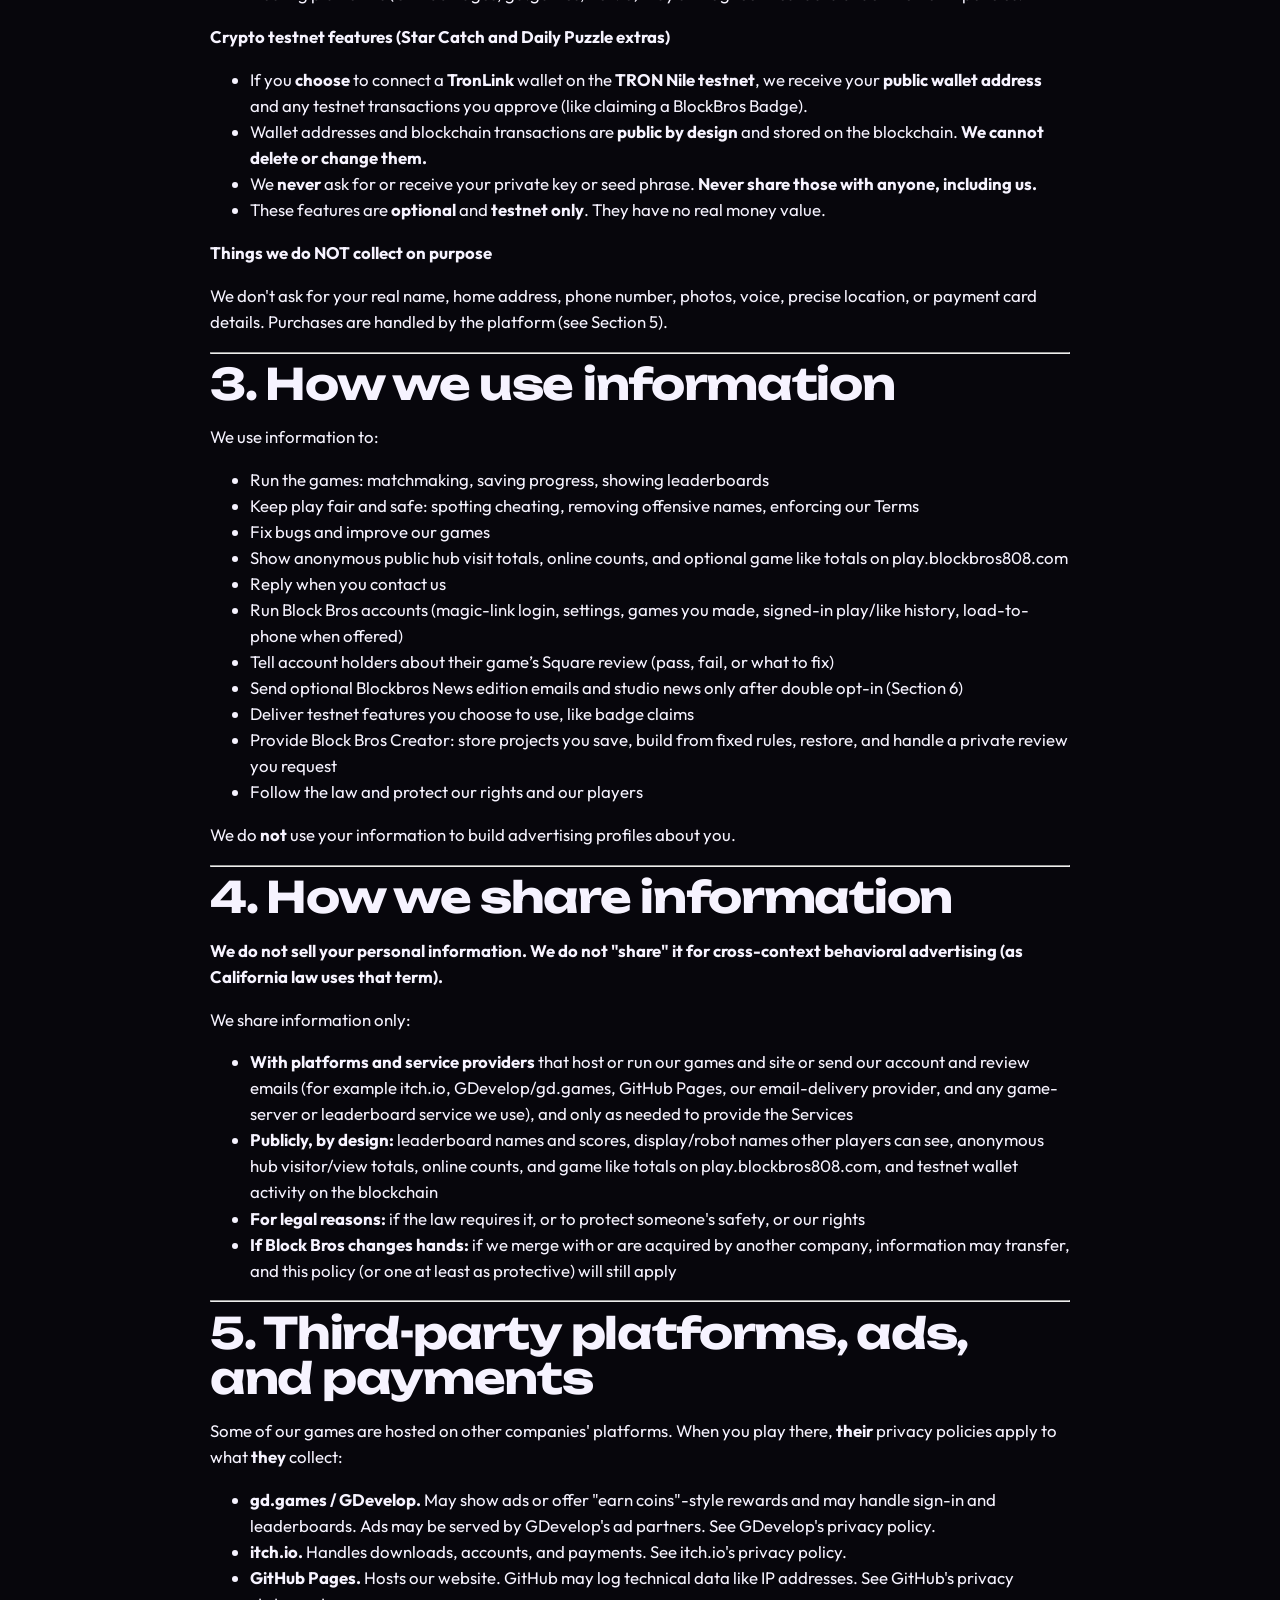
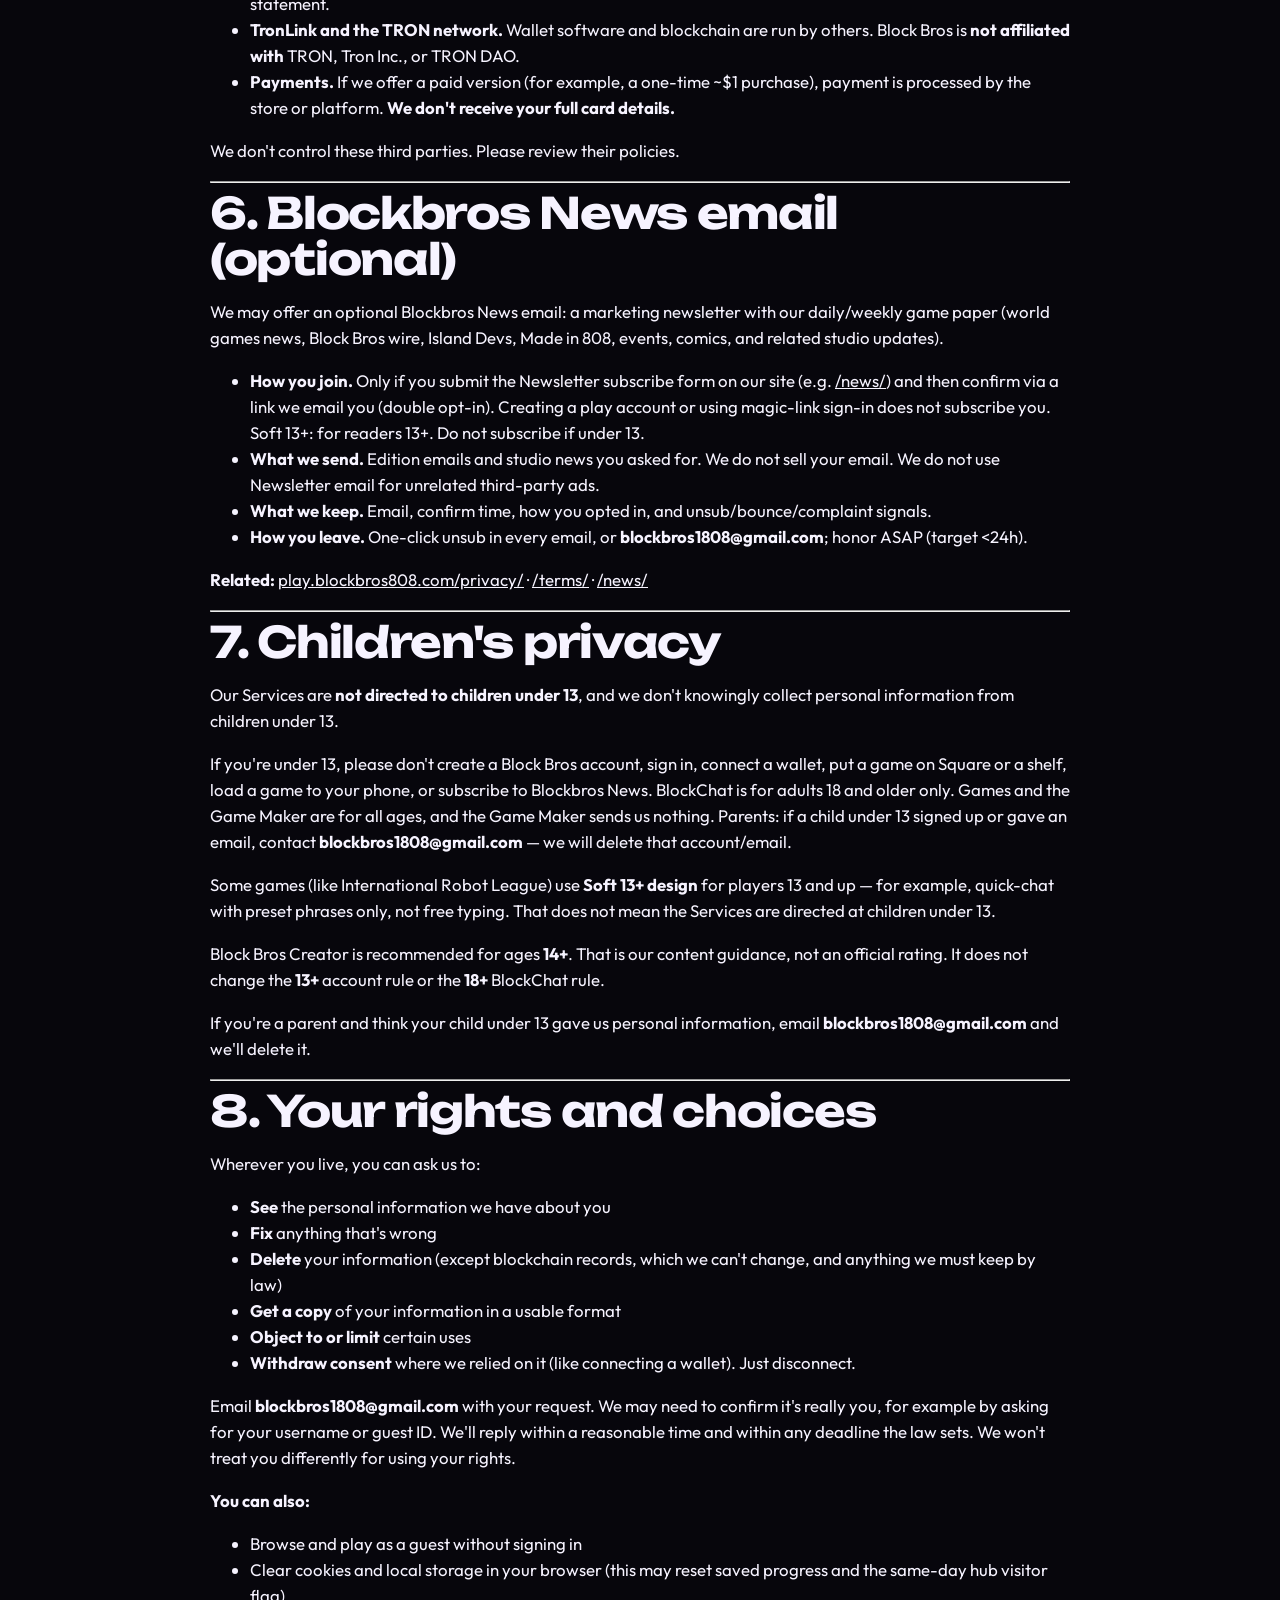
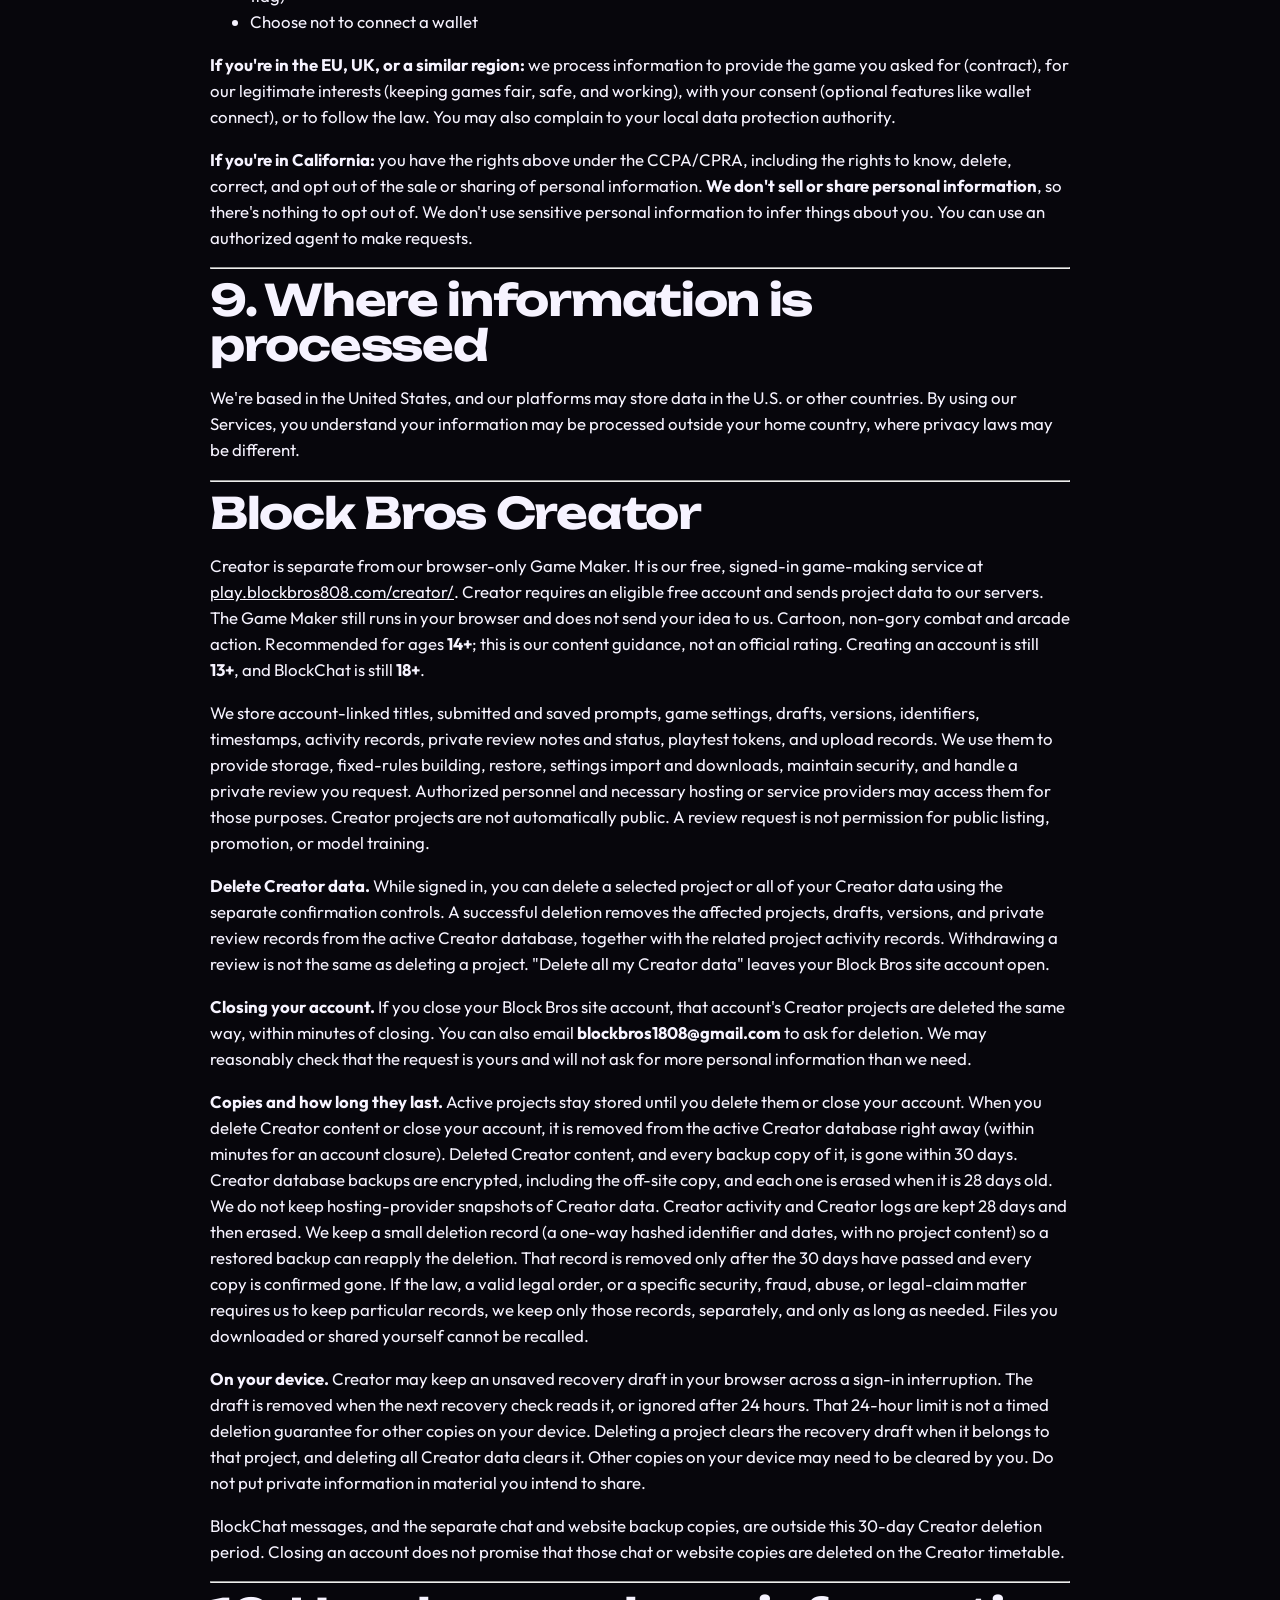
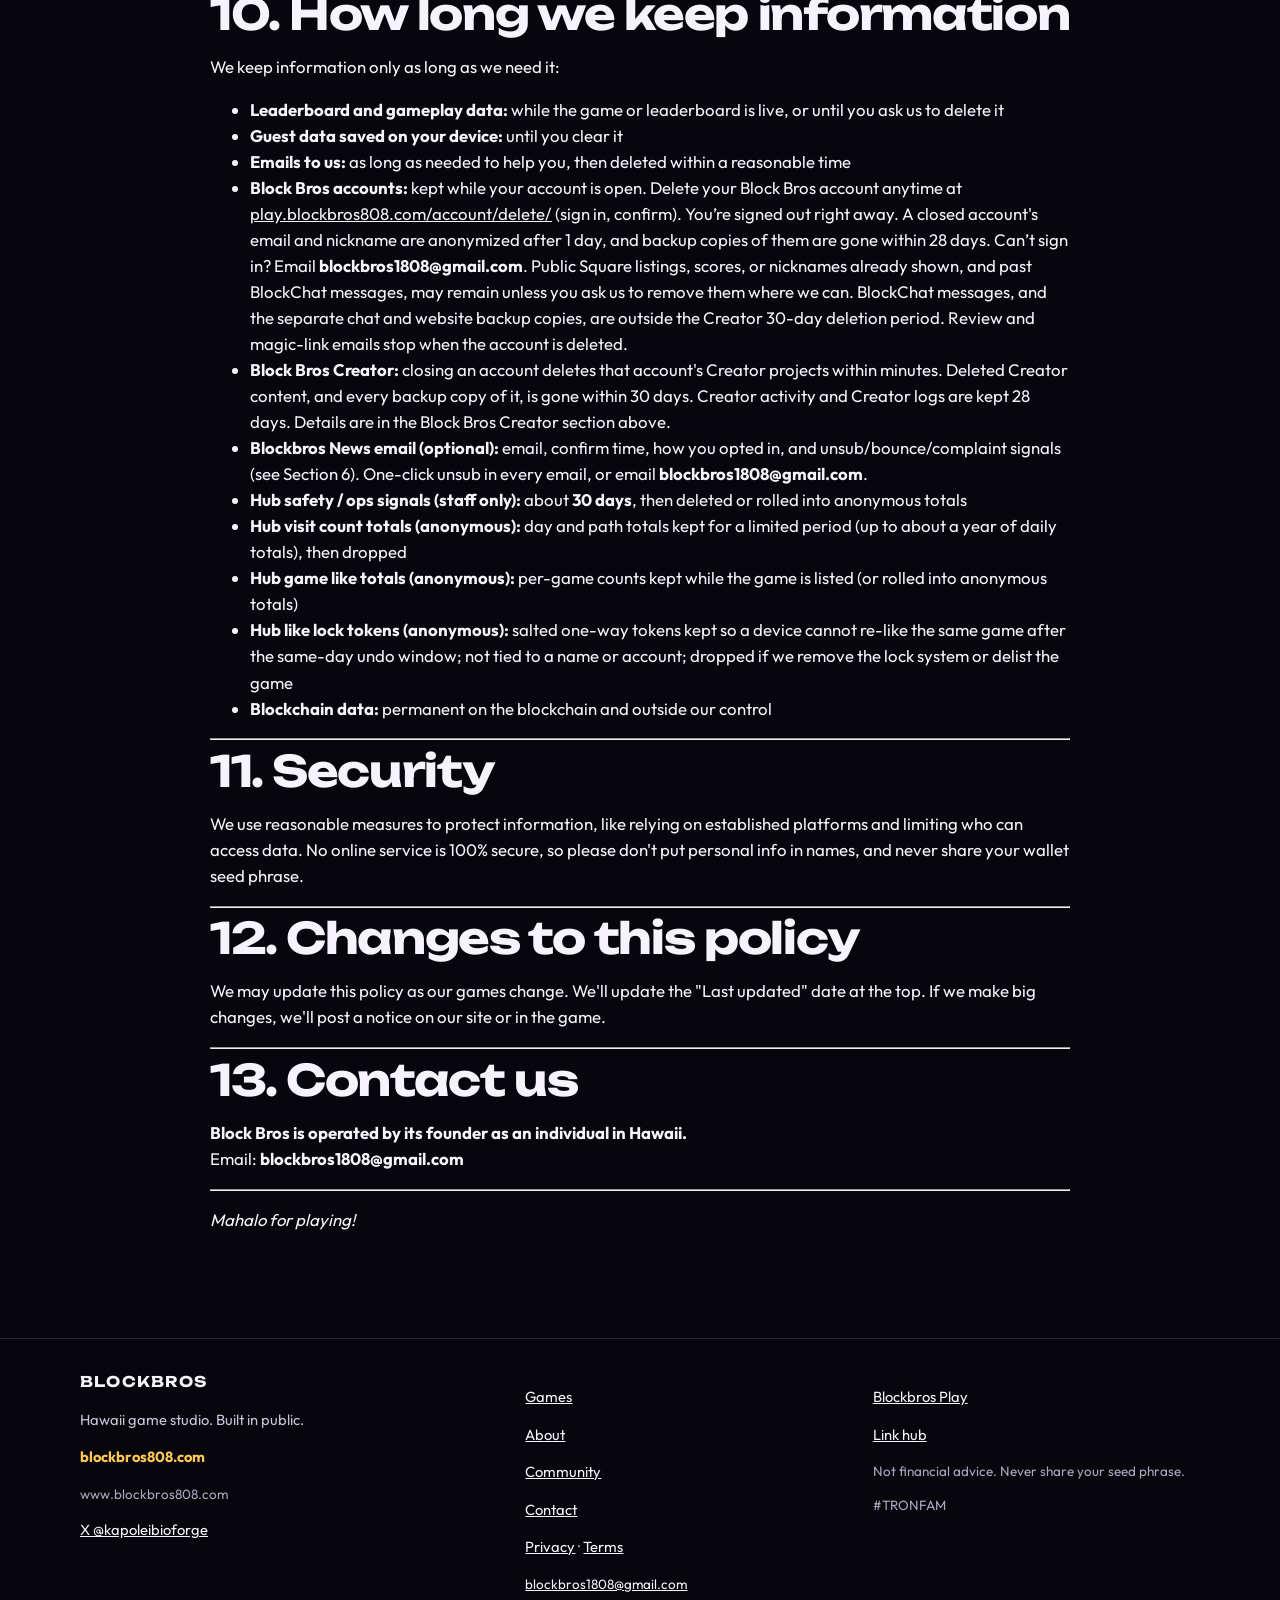
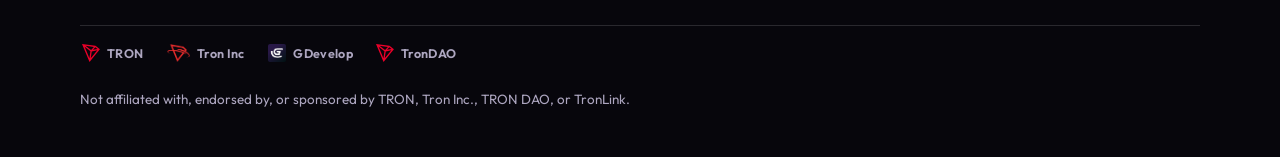
<file: privacy/index.html>
<!DOCTYPE html>
<html lang="en">
<head>
  <meta charset="utf-8">
  <meta name="viewport" content="width=device-width, initial-scale=1">
  <meta name="referrer" content="strict-origin-when-cross-origin">
  <title>Privacy Policy — BLOCKBROS</title>
  <meta name="description" content="How Block Bros handles player and visitor information. 13+. Contact blockbros1808@gmail.com.">
  <meta name="theme-color" content="#07060c">
  <link rel="canonical" href="https://blockbros808.com/privacy/">
  <link rel="icon" href="/assets/favicon.svg" type="image/svg+xml">
  <link rel="apple-touch-icon" href="/assets/apple-touch.png">
  <meta property="og:title" content="Privacy Policy — BLOCKBROS">
  <meta property="og:description" content="How Block Bros handles player and visitor information. 13+. Contact blockbros1808@gmail.com.">
  <meta property="og:type" content="website">
  <meta property="og:url" content="https://blockbros808.com/privacy/">
  <meta property="og:image" content="https://blockbros808.com/assets/og.png">
  <meta name="twitter:card" content="summary_large_image">
  <meta name="twitter:title" content="Privacy Policy — BLOCKBROS">
  <meta name="twitter:image" content="https://blockbros808.com/assets/og.png">
  <link rel="stylesheet" href="/assets/styles.css?v=ace-top-20261113">
  <style>html,body{background:#07060c;margin:0}</style>
</head>
<body>
  <a class="skip" href="#content">Skip to content</a>
  <header class="site-header">
    <div class="wrap header-bar">
      <a class="brand" href="/">
        <img src="/assets/logo.jpg" width="36" height="36" alt="">
        BLOCKBROS
      </a>
      <input class="nav-toggle" type="checkbox" id="nav-toggle">
      <label class="nav-btn" for="nav-toggle" aria-controls="site-nav" aria-expanded="false">
        <span class="sr-only">Menu</span>
        <span class="burger" aria-hidden="true"></span>
      </label>
      <nav id="site-nav" class="site-nav" aria-label="Primary">
        <a href="/">Home</a>
        <a href="/games/">Games</a>
        <a href="/about/">About</a>
        <a href="/community/">Community</a>
        <a href="/contact/">Contact</a>
        <a class="nav-cta" href="https://play.blockbros808.com/games/ace-vs-aliens/">Play Ace vs Aliens</a>
        <a class="nav-cta" href="https://play.blockbros808.com/">Play hub</a>
        <a class="nav-cta nav-extra" href="https://gd.games/blockbros/international-robot-league">Play Robot League</a>
        <a class="nav-cta nav-extra" href="/games/">Browse the cabinet</a>
      </nav>
    </div>
  </header>

  <main id="content">
    <section class="page-hero">
      <div class="wrap">
        <p class="eyebrow">Legal</p>
        <h1>Privacy Policy</h1>
      </div>
    </section>

    <section class="band legal">
      <div class="wrap" style="max-width:860px">
<p><strong>Effective date:</strong> October 29, 2026
<strong>Last updated:</strong> November 6, 2026</p>
<p>Aloha! This page explains what information Block Bros collects when you play our games or visit our website, what we do with it, and the choices you have. We wrote it in plain English so players and parents can actually read it.</p>
<p>If you have questions, email us at <strong>blockbros1808@gmail.com</strong>.</p>
<hr />
<h2>1. Who we are</h2>
<p>"Block Bros," "BLOCKBROS," "we," "us," and "our" mean Block Bros. <strong>Block Bros is operated by its founder as an individual in Hawaii.</strong></p>
<p>This policy covers:</p>
<ul>
<li>Our website, <strong>blockbros808.com</strong> (including <strong>blockbros808.github.io</strong>)</li>
<li>Our games, including <strong>International Robot League</strong>, <strong>The Great Wagon Trail</strong>, <strong>Super Fly Ninja</strong>, <strong>Mugshot Mayhem</strong>, the <strong>Quick Fun</strong> pack, <strong>Star Catch</strong>, and <strong>Daily Puzzle</strong></li>
<li>Our play hub at <strong>play.blockbros808.com</strong>, including the separate signed-in <strong>Block Bros Creator</strong> service</li>
<li>Our Block Bros play hub app for Android (package <code>com.blockbros808.play</code>), when offered — same free/no paywall rules as the website play hub at play.blockbros808.com</li>
<li>Our pages on <strong>itch.io</strong>, <strong>gd.games</strong>, and other places where we publish our games (together, the "Services")</li>
</ul>
<p>Some of our games run on other companies' platforms, such as itch.io, gd.games/GDevelop, and GitHub Pages. Those platforms have <strong>their own privacy policies</strong> and may collect information we never see. See Section 5.</p>
<hr />
<h2>2. What we collect</h2>
<p>We try to collect as little as possible. Here's what we may collect, depending on the game and how you play.</p>
<p><strong>Things you give us</strong></p>
<ul>
<li><strong>Display names and robot names.</strong> In games like International Robot League, you can name your player or robot. These names may appear to other players and on leaderboards. <strong>Please don't use your real name, age, school, or anything personal.</strong></li>
<li><strong>Messages to us.</strong> If you email us, we receive your email address and whatever you write.</li>
<li><strong>Block Bros account (free signup; soft 13+).</strong> You can <strong>browse</strong> the hub (shelves, Square list, rules, News teasers) <strong>without</strong> an account. Soft <strong>13+</strong> — you must be <strong>13 or older</strong> to create an account. Don’t sign up if you’re under 13. Free signup uses a <strong>magic link</strong> emailed to you (no password stored).</li>
<li><strong>When we ask for an account.</strong> <strong>Browsing the hub, playing games, and using the Game Maker do not need an account.</strong> A free Block Bros account is needed only when you want to <strong>put a game on the platform</strong> — on the public <strong>Square</strong> or a <strong>shelf</strong> — whether you made it with the Game Maker or uploaded a real game, and to <strong>load a game to your phone</strong> (when offered). That way we have a contact email if something goes wrong. Everything is free — no paywall.</li>
<li><strong>Account details we store.</strong> Email address; nickname / display name; settings you choose; games you made or posted; and (when signed in) site history such as games you played or ♥ liked on the hub. We do <strong>not</strong> store a password for magic-link login. Your <strong>email is never shown</strong> on Square or publicly — only your nickname is. That same rule applies in BlockChat.</li>
<li><strong>How we use account email.</strong> To send magic-link sign-in, run your login, and tell you about your games (review pass, fail, or what to fix — on-screen and by email). <strong>No</strong> ads or newsletters from us by default, and we never sell your email. Optional <strong>Blockbros News</strong> is separate and only via double opt-in (see Section 6).</li>
<li><strong>Optional signup perk.</strong> If we offer a signup perk or bonus, it is <strong>Soft 13+</strong> and has <strong>no real-money value</strong>. We do <strong>not</strong> sell in-app purchases or cash prizes unless we update this policy and Tony / Block Bros says money features are live.</li>
<li><strong>Quick-chat selections.</strong> Where a game offers chat, we aim to use preset phrases ("Good game!", "Nice shot!") instead of free typing. We may log which preset was sent so we can keep games fair and safe.</li>
<li><strong>BlockChat messages.</strong> BlockChat on play.blockbros808.com is optional free-typing chat for adults 18 and older only. Guests may read without an account. To post, you must sign in with a free Block Bros magic-link account and confirm you are 18 or older. When you post, we store the message text, channel or room, time, and your account nickname. Your nickname is set from your Block Bros account (not typed freely in chat) and is <strong>public</strong> in chat; your email is <strong>never</strong> shown in chat or on Square. Posts in <code>#showcase</code> may be held for moderator review before they are public. We use this to run the chat, moderate, enforce the 18+ rule and house rules, and keep the community safe — not to build advertising profiles. Don’t use BlockChat if you’re under 18. If you answer that you are under 18, we permanently block that chat ID from BlockChat (we keep only a one-way hashed copy of the ID so the block sticks) and delete its chat data, except anything we must keep by law (legal hold). If a message says you are under 18 (for example “im 15”), we lock the chat account right away and flag it for a moderator to review. DMs only work when both people turn them on. Sending pictures in BlockChat is off. A daily cleanup job carries out these deletions.</li>
</ul>
<p><strong>Things collected when you play</strong></p>
<ul>
<li><strong>Guest browse and play.</strong> You can browse the hub, <strong>play games</strong>, and use the <strong>Game Maker</strong> without a Block Bros account. The Game Maker builds a game from our own templates right in your browser. It uses no AI, and your idea never leaves your device: we don’t receive, store, or log it. Optional guest likes may still use the salted lock described below.</li>
<li><strong>Play a saved game.</strong> Our “play a saved game” / load-to-phone opener runs on your device. The file stays on your phone or computer; we don’t receive or upload that file. BlockChat is not offered as a downloadable pack.</li>
<li><strong>Block Bros sign-in.</strong> Free Block Bros account (magic link) stores the account details above. Keep access to your email safe — you’re responsible for activity under your account.</li>
<li><strong>Other platform sign-in.</strong> Some games also let you sign in through a host platform (for example GDevelop/gd.games or itch.io). Those accounts follow that platform’s privacy policy. We may receive a user ID and username from that provider. <strong>We never see that platform’s password.</strong></li>
<li><strong>Gameplay and leaderboard data.</strong> Scores, match results, wins and losses, and progress. Leaderboard entries (name + score) are <strong>public</strong>.</li>
<li><strong>Device and technical data.</strong> Things like browser type, device type, operating system, language, screen size, crash or error reports, and timestamps. This helps the games run and helps us fix bugs.</li>
<li><strong>Approximate region (if used).</strong> For online matches we may use a rough location (like country or region, based on IP address) to connect you to nearby players or servers. We don't collect precise GPS location.</li>
<li><strong>Hub safety signals (staff only).</strong> To keep the hub fair and working, we may keep short-lived <strong>operations signals</strong>: for example BlockChat presence (display nick, room, last seen), coarse page traffic counts (path and hour), and abuse signals (reports, hides, rate-limit blocks). Unused <strong>decoy paths</strong> (fake admin or login URLs that real players never need) may briefly log <strong>path, time, browser type, and a hashed IP</strong> only — never account emails, nicknames, cookies, tokens, or account IDs, and never a copy of player sessions, chats, or Square. We do <strong>not</strong> build personal profiles for advertising. IP addresses, if used at all for abuse control, are <strong>hashed</strong> and not shown as a personal file. These signals are for <strong>staff tools only</strong>, kept for a limited time (about <strong>30 days</strong> unless law or an active safety case needs longer), then dropped or turned into anonymous totals.</li>
<li><strong>Hub visit counts (anonymous).</strong> On <strong>play.blockbros808.com</strong> we show a public “visitors today” total. We store <strong>counts only</strong> (page views, unique visits per Hawaiʻi day, and path totals) — <strong>no</strong> names, IPs, user-agents, fingerprints, or advertising profiles. Your browser may keep a <strong>same-day local-storage flag</strong> so we don’t count you twice that day. Rate limits may hold an IP <strong>in memory briefly</strong> and never write it to disk.</li>
<li><strong>Hub online count (anonymous).</strong> On the play hub we may also show how many people are <strong>online now</strong> as a <strong>number only</strong>. That total comes from short-lived BlockChat presence heartbeats (about a minute). The public count does <strong>not</strong> show names, IPs, rooms, or who is who.</li>
<li>
<p><strong>Hub game likes (optional, anonymous).</strong> On the play hub you may tap ♥ to like a game. Likes are <strong>optional</strong>. Public totals are <strong>counts only</strong> (per game) — <strong>no</strong> names, accounts required, raw device IDs, IPs on disk, or advertising profiles. Guests can like. To keep likes fair (<strong>about one lasting like per game per device</strong>, with <strong>same-day undo</strong>), we may keep a <strong>salted one-way lock token</strong> derived from the game and your device — not a readable device ID and not your IP. Rate limits may also hold an IP <strong>in memory briefly</strong>. Your browser may keep a <strong>local flag</strong> so the heart stays filled for you.</p>
</li>
<li>
<p><strong>Cookies and similar storage.</strong> Our games and site may use browser storage (cookies, local storage) to save settings, progress, and (on the hub) a same-day visitor flag for the public door counter, a local like flag for ♥ buttons, and (if you sign in) an account session so you stay logged in. We do <strong>not</strong> use advertising cookies. Hosting platforms (GitHub Pages, gd.games, itch.io) may still log technical data under their own policies.</p>
</li>
</ul>
<p><strong>Crypto testnet features (Star Catch and Daily Puzzle extras)</strong></p>
<ul>
<li>If you <strong>choose</strong> to connect a <strong>TronLink</strong> wallet on the <strong>TRON Nile testnet</strong>, we receive your <strong>public wallet address</strong> and any testnet transactions you approve (like claiming a BlockBros Badge).</li>
<li>Wallet addresses and blockchain transactions are <strong>public by design</strong> and stored on the blockchain. <strong>We cannot delete or change them.</strong></li>
<li>We <strong>never</strong> ask for or receive your private key or seed phrase. <strong>Never share those with anyone, including us.</strong></li>
<li>These features are <strong>optional</strong> and <strong>testnet only</strong>. They have no real money value.</li>
</ul>
<p><strong>Things we do NOT collect on purpose</strong></p>
<p>We don't ask for your real name, home address, phone number, photos, voice, precise location, or payment card details. Purchases are handled by the platform (see Section 5).</p>
<hr />
<h2>3. How we use information</h2>
<p>We use information to:</p>
<ul>
<li>Run the games: matchmaking, saving progress, showing leaderboards</li>
<li>Keep play fair and safe: spotting cheating, removing offensive names, enforcing our Terms</li>
<li>Fix bugs and improve our games</li>
<li>Show anonymous public hub visit totals, online counts, and optional game like totals on play.blockbros808.com</li>
<li>Reply when you contact us</li>
<li>Run Block Bros accounts (magic-link login, settings, games you made, signed-in play/like history, load-to-phone when offered)</li>
<li>Tell account holders about their game’s Square review (pass, fail, or what to fix)</li>
<li>Send optional Blockbros News edition emails and studio news only after double opt-in (Section 6)</li>
<li>Deliver testnet features you choose to use, like badge claims</li>
<li>Provide Block Bros Creator: store projects you save, build from fixed rules, restore, and handle a private review you request</li>
<li>Follow the law and protect our rights and our players</li>
</ul>
<p>We do <strong>not</strong> use your information to build advertising profiles about you.</p>
<hr />
<h2>4. How we share information</h2>
<p><strong>We do not sell your personal information. We do not "share" it for cross-context behavioral advertising (as California law uses that term).</strong></p>
<p>We share information only:</p>
<ul>
<li><strong>With platforms and service providers</strong> that host or run our games and site or send our account and review emails (for example itch.io, GDevelop/gd.games, GitHub Pages, our email-delivery provider, and any game-server or leaderboard service we use), and only as needed to provide the Services</li>
<li><strong>Publicly, by design:</strong> leaderboard names and scores, display/robot names other players can see, anonymous hub visitor/view totals, online counts, and game like totals on play.blockbros808.com, and testnet wallet activity on the blockchain</li>
<li><strong>For legal reasons:</strong> if the law requires it, or to protect someone's safety, or our rights</li>
<li><strong>If Block Bros changes hands:</strong> if we merge with or are acquired by another company, information may transfer, and this policy (or one at least as protective) will still apply</li>
</ul>
<hr />
<h2>5. Third-party platforms, ads, and payments</h2>
<p>Some of our games are hosted on other companies' platforms. When you play there, <strong>their</strong> privacy policies apply to what <strong>they</strong> collect:</p>
<ul>
<li><strong>gd.games / GDevelop.</strong> May show ads or offer "earn coins"-style rewards and may handle sign-in and leaderboards. Ads may be served by GDevelop's ad partners. See GDevelop's privacy policy.</li>
<li><strong>itch.io.</strong> Handles downloads, accounts, and payments. See itch.io's privacy policy.</li>
<li><strong>GitHub Pages.</strong> Hosts our website. GitHub may log technical data like IP addresses. See GitHub's privacy statement.</li>
<li><strong>TronLink and the TRON network.</strong> Wallet software and blockchain are run by others. Block Bros is <strong>not affiliated with</strong> TRON, Tron Inc., or TRON DAO.</li>
<li><strong>Payments.</strong> If we offer a paid version (for example, a one-time ~$1 purchase), payment is processed by the store or platform. <strong>We don't receive your full card details.</strong></li>
</ul>
<p>We don't control these third parties. Please review their policies.</p>
<hr />
<h2>6. Blockbros News email (optional)</h2>
<p>We may offer an optional Blockbros News email: a marketing newsletter with our daily/weekly game paper (world games news, Block Bros wire, Island Devs, Made in 808, events, comics, and related studio updates).</p>
<ul>
<li><strong>How you join.</strong> Only if you submit the Newsletter subscribe form on our site (e.g. <a href="/news/">/news/</a>) and then confirm via a link we email you (double opt-in). Creating a play account or using magic-link sign-in does not subscribe you. Soft 13+: for readers 13+. Do not subscribe if under 13.</li>
<li><strong>What we send.</strong> Edition emails and studio news you asked for. We do not sell your email. We do not use Newsletter email for unrelated third-party ads.</li>
<li><strong>What we keep.</strong> Email, confirm time, how you opted in, and unsub/bounce/complaint signals.</li>
<li><strong>How you leave.</strong> One-click unsub in every email, or <strong>blockbros1808@gmail.com</strong>; honor ASAP (target &lt;24h).</li>
</ul>
<p><strong>Related:</strong> <a href="https://play.blockbros808.com/privacy/">play.blockbros808.com/privacy/</a> · <a href="/terms/">/terms/</a> · <a href="/news/">/news/</a></p>
<hr />
<h2>7. Children's privacy</h2>
<p>Our Services are <strong>not directed to children under 13</strong>, and we don't knowingly collect personal information from children under 13.</p>
<p>If you're under 13, please don't create a Block Bros account, sign in, connect a wallet, put a game on Square or a shelf, load a game to your phone, or subscribe to Blockbros News. BlockChat is for adults 18 and older only. Games and the Game Maker are for all ages, and the Game Maker sends us nothing. Parents: if a child under 13 signed up or gave an email, contact <strong>blockbros1808@gmail.com</strong> — we will delete that account/email.</p>
<p>Some games (like International Robot League) use <strong>Soft 13+ design</strong> for players 13 and up — for example, quick-chat with preset phrases only, not free typing. That does not mean the Services are directed at children under 13.</p>
<p>Block Bros Creator is recommended for ages <strong>14+</strong>. That is our content guidance, not an official rating. It does not change the <strong>13+</strong> account rule or the <strong>18+</strong> BlockChat rule.</p>
<p>If you're a parent and think your child under 13 gave us personal information, email <strong>blockbros1808@gmail.com</strong> and we'll delete it.</p>
<hr />
<h2>8. Your rights and choices</h2>
<p>Wherever you live, you can ask us to:</p>
<ul>
<li><strong>See</strong> the personal information we have about you</li>
<li><strong>Fix</strong> anything that's wrong</li>
<li><strong>Delete</strong> your information (except blockchain records, which we can't change, and anything we must keep by law)</li>
<li><strong>Get a copy</strong> of your information in a usable format</li>
<li><strong>Object to or limit</strong> certain uses</li>
<li><strong>Withdraw consent</strong> where we relied on it (like connecting a wallet). Just disconnect.</li>
</ul>
<p>Email <strong>blockbros1808@gmail.com</strong> with your request. We may need to confirm it's really you, for example by asking for your username or guest ID. We'll reply within a reasonable time and within any deadline the law sets. We won't treat you differently for using your rights.</p>
<p><strong>You can also:</strong></p>
<ul>
<li>Browse and play as a guest without signing in</li>
<li>Clear cookies and local storage in your browser (this may reset saved progress and the same-day hub visitor flag)</li>
<li>Choose not to connect a wallet</li>
</ul>
<p><strong>If you're in the EU, UK, or a similar region:</strong> we process information to provide the game you asked for (contract), for our legitimate interests (keeping games fair, safe, and working), with your consent (optional features like wallet connect), or to follow the law. You may also complain to your local data protection authority.</p>
<p><strong>If you're in California:</strong> you have the rights above under the CCPA/CPRA, including the rights to know, delete, correct, and opt out of the sale or sharing of personal information. <strong>We don't sell or share personal information</strong>, so there's nothing to opt out of. We don't use sensitive personal information to infer things about you. You can use an authorized agent to make requests.</p>
<hr />
<h2>9. Where information is processed</h2>
<p>We're based in the United States, and our platforms may store data in the U.S. or other countries. By using our Services, you understand your information may be processed outside your home country, where privacy laws may be different.</p>
<hr />
<h2>Block Bros Creator</h2>
<p>Creator is separate from our browser-only Game Maker. It is our free, signed-in game-making service at <a href="https://play.blockbros808.com/creator/">play.blockbros808.com/creator/</a>. Creator requires an eligible free account and sends project data to our servers. The Game Maker still runs in your browser and does not send your idea to us. Cartoon, non-gory combat and arcade action. Recommended for ages <strong>14+</strong>; this is our content guidance, not an official rating. Creating an account is still <strong>13+</strong>, and BlockChat is still <strong>18+</strong>.</p>
<p>We store account-linked titles, submitted and saved prompts, game settings, drafts, versions, identifiers, timestamps, activity records, private review notes and status, playtest tokens, and upload records. We use them to provide storage, fixed-rules building, restore, settings import and downloads, maintain security, and handle a private review you request. Authorized personnel and necessary hosting or service providers may access them for those purposes. Creator projects are not automatically public. A review request is not permission for public listing, promotion, or model training.</p>
<p><strong>Delete Creator data.</strong> While signed in, you can delete a selected project or all of your Creator data using the separate confirmation controls. A successful deletion removes the affected projects, drafts, versions, and private review records from the active Creator database, together with the related project activity records. Withdrawing a review is not the same as deleting a project. "Delete all my Creator data" leaves your Block Bros site account open.</p>
<p><strong>Closing your account.</strong> If you close your Block Bros site account, that account's Creator projects are deleted the same way, within minutes of closing. You can also email <strong>blockbros1808@gmail.com</strong> to ask for deletion. We may reasonably check that the request is yours and will not ask for more personal information than we need.</p>
<p><strong>Copies and how long they last.</strong> Active projects stay stored until you delete them or close your account. When you delete Creator content or close your account, it is removed from the active Creator database right away (within minutes for an account closure). Deleted Creator content, and every backup copy of it, is gone within 30 days. Creator database backups are encrypted, including the off-site copy, and each one is erased when it is 28 days old. We do not keep hosting-provider snapshots of Creator data. Creator activity and Creator logs are kept 28 days and then erased. We keep a small deletion record (a one-way hashed identifier and dates, with no project content) so a restored backup can reapply the deletion. That record is removed only after the 30 days have passed and every copy is confirmed gone. If the law, a valid legal order, or a specific security, fraud, abuse, or legal-claim matter requires us to keep particular records, we keep only those records, separately, and only as long as needed. Files you downloaded or shared yourself cannot be recalled.</p>
<p><strong>On your device.</strong> Creator may keep an unsaved recovery draft in your browser across a sign-in interruption. The draft is removed when the next recovery check reads it, or ignored after 24 hours. That 24-hour limit is not a timed deletion guarantee for other copies on your device. Deleting a project clears the recovery draft when it belongs to that project, and deleting all Creator data clears it. Other copies on your device may need to be cleared by you. Do not put private information in material you intend to share.</p>
<p>BlockChat messages, and the separate chat and website backup copies, are outside this 30-day Creator deletion period. Closing an account does not promise that those chat or website copies are deleted on the Creator timetable.</p>
<hr />
<h2>10. How long we keep information</h2>
<p>We keep information only as long as we need it:</p>
<ul>
<li><strong>Leaderboard and gameplay data:</strong> while the game or leaderboard is live, or until you ask us to delete it</li>
<li><strong>Guest data saved on your device:</strong> until you clear it</li>
<li><strong>Emails to us:</strong> as long as needed to help you, then deleted within a reasonable time</li>
<li><strong>Block Bros accounts:</strong> kept while your account is open. Delete your Block Bros account anytime at <a href="https://play.blockbros808.com/account/delete/">play.blockbros808.com/account/delete/</a> (sign in, confirm). You’re signed out right away. A closed account's email and nickname are anonymized after 1 day, and backup copies of them are gone within 28 days. Can’t sign in? Email <strong>blockbros1808@gmail.com</strong>. Public Square listings, scores, or nicknames already shown, and past BlockChat messages, may remain unless you ask us to remove them where we can. BlockChat messages, and the separate chat and website backup copies, are outside the Creator 30-day deletion period. Review and magic-link emails stop when the account is deleted.</li>
<li><strong>Block Bros Creator:</strong> closing an account deletes that account's Creator projects within minutes. Deleted Creator content, and every backup copy of it, is gone within 30 days. Creator activity and Creator logs are kept 28 days. Details are in the Block Bros Creator section above.</li>
<li><strong>Blockbros News email (optional):</strong> email, confirm time, how you opted in, and unsub/bounce/complaint signals (see Section 6). One-click unsub in every email, or email <strong>blockbros1808@gmail.com</strong>.</li>
<li><strong>Hub safety / ops signals (staff only):</strong> about <strong>30 days</strong>, then deleted or rolled into anonymous totals</li>
<li><strong>Hub visit count totals (anonymous):</strong> day and path totals kept for a limited period (up to about a year of daily totals), then dropped</li>
<li><strong>Hub game like totals (anonymous):</strong> per-game counts kept while the game is listed (or rolled into anonymous totals)</li>
<li><strong>Hub like lock tokens (anonymous):</strong> salted one-way tokens kept so a device cannot re-like the same game after the same-day undo window; not tied to a name or account; dropped if we remove the lock system or delist the game</li>
<li><strong>Blockchain data:</strong> permanent on the blockchain and outside our control</li>
</ul>
<hr />
<h2>11. Security</h2>
<p>We use reasonable measures to protect information, like relying on established platforms and limiting who can access data. No online service is 100% secure, so please don't put personal info in names, and never share your wallet seed phrase.</p>
<hr />
<h2>12. Changes to this policy</h2>
<p>We may update this policy as our games change. We'll update the "Last updated" date at the top. If we make big changes, we'll post a notice on our site or in the game.</p>
<hr />
<h2>13. Contact us</h2>
<p><strong>Block Bros is operated by its founder as an individual in Hawaii.</strong><br>
Email: <strong>blockbros1808@gmail.com</strong></p>
<hr />
<p><em>Mahalo for playing!</em></p>
      </div>
    </section>
  </main>

  <footer class="site-footer">
    <div class="wrap footer-grid">
      <div>
        <strong>BLOCKBROS</strong>
        <p>Hawaii game studio. Built in public.</p>
        <p><a class="domain" href="https://blockbros808.com/">blockbros808.com</a></p>
        <p class="fine">www.blockbros808.com</p>
        <p><a href="https://x.com/kapoleibioforge">X @kapoleibioforge</a></p>
      </div>
      <div>
        <p><a href="/games/">Games</a></p>
        <p><a href="/about/">About</a></p>
        <p><a href="/community/">Community</a></p>
        <p><a href="/contact/">Contact</a></p>
        <p><a href="/privacy/">Privacy</a> · <a href="/terms/">Terms</a></p>
        <p class="fine"><a href="mailto:blockbros1808@gmail.com">blockbros1808@gmail.com</a></p>
      </div>
      <div>
        <p><a href="https://play.blockbros808.com/">Blockbros Play</a></p>
        <p><a href="/links/">Link hub</a></p>
        <p class="fine">Not financial advice. Never share your seed phrase.</p>
        <p class="fine">#TRONFAM</p>
      </div>
    </div>
    <div class="wrap">
      <ul class="mark-row">
        <li><a href="https://tron.network/"><img src="/assets/marks/tron.svg" width="18" height="19" alt=""><span>TRON</span></a></li>
        <li><a href="https://t.network/"><img src="/assets/marks/tron-inc.png" width="23" height="18" alt=""><span>Tron Inc</span></a></li>
        <li><a href="https://gdevelop.io/"><img src="/assets/marks/gdevelop.png" width="18" height="18" alt=""><span>GDevelop</span></a></li>
        <li><a href="https://trondao.org/"><img src="/assets/marks/tron.svg" width="18" height="19" alt=""><span>TronDAO</span></a></li>
      </ul>
      <p class="fine">Not affiliated with, endorsed by, or sponsored by TRON, Tron Inc., TRON DAO, or TronLink.</p>
    </div>
  </footer>
  <script src="/assets/main.js"></script>
</body>
</html>
</file>
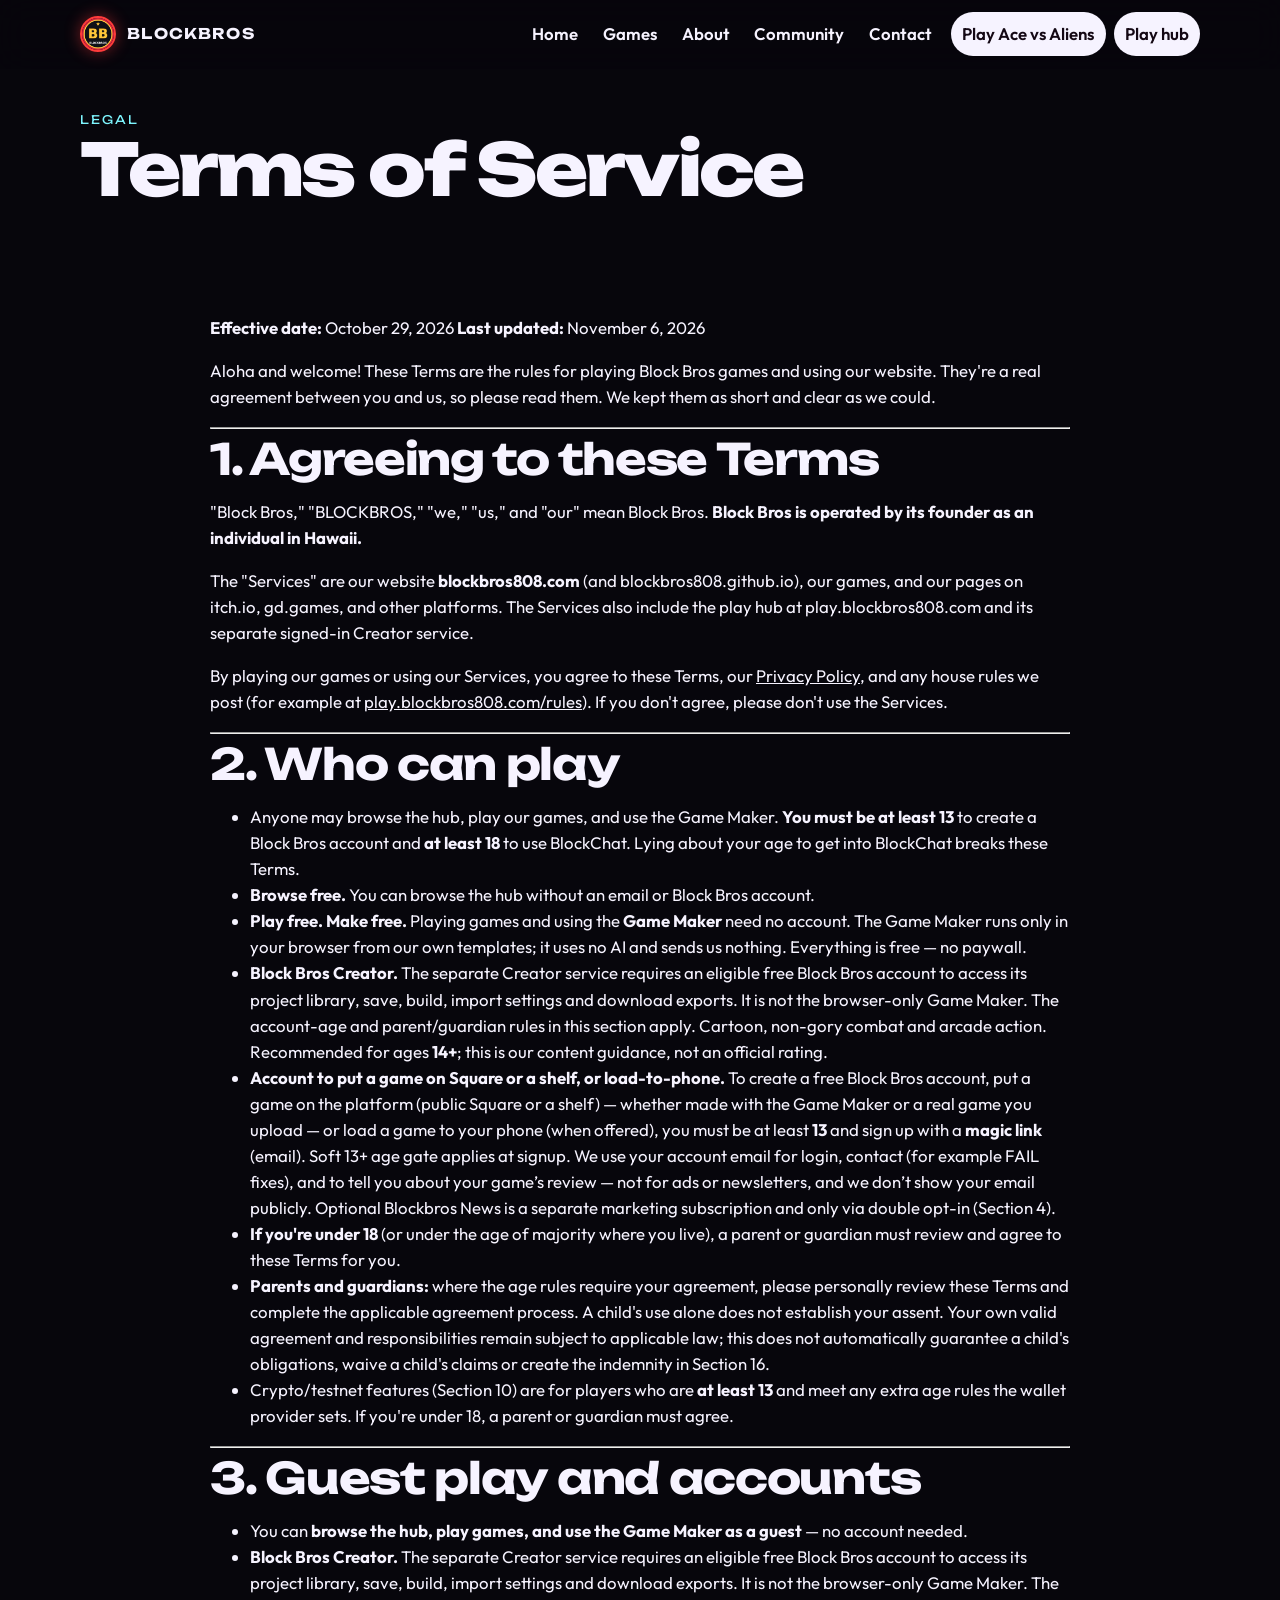
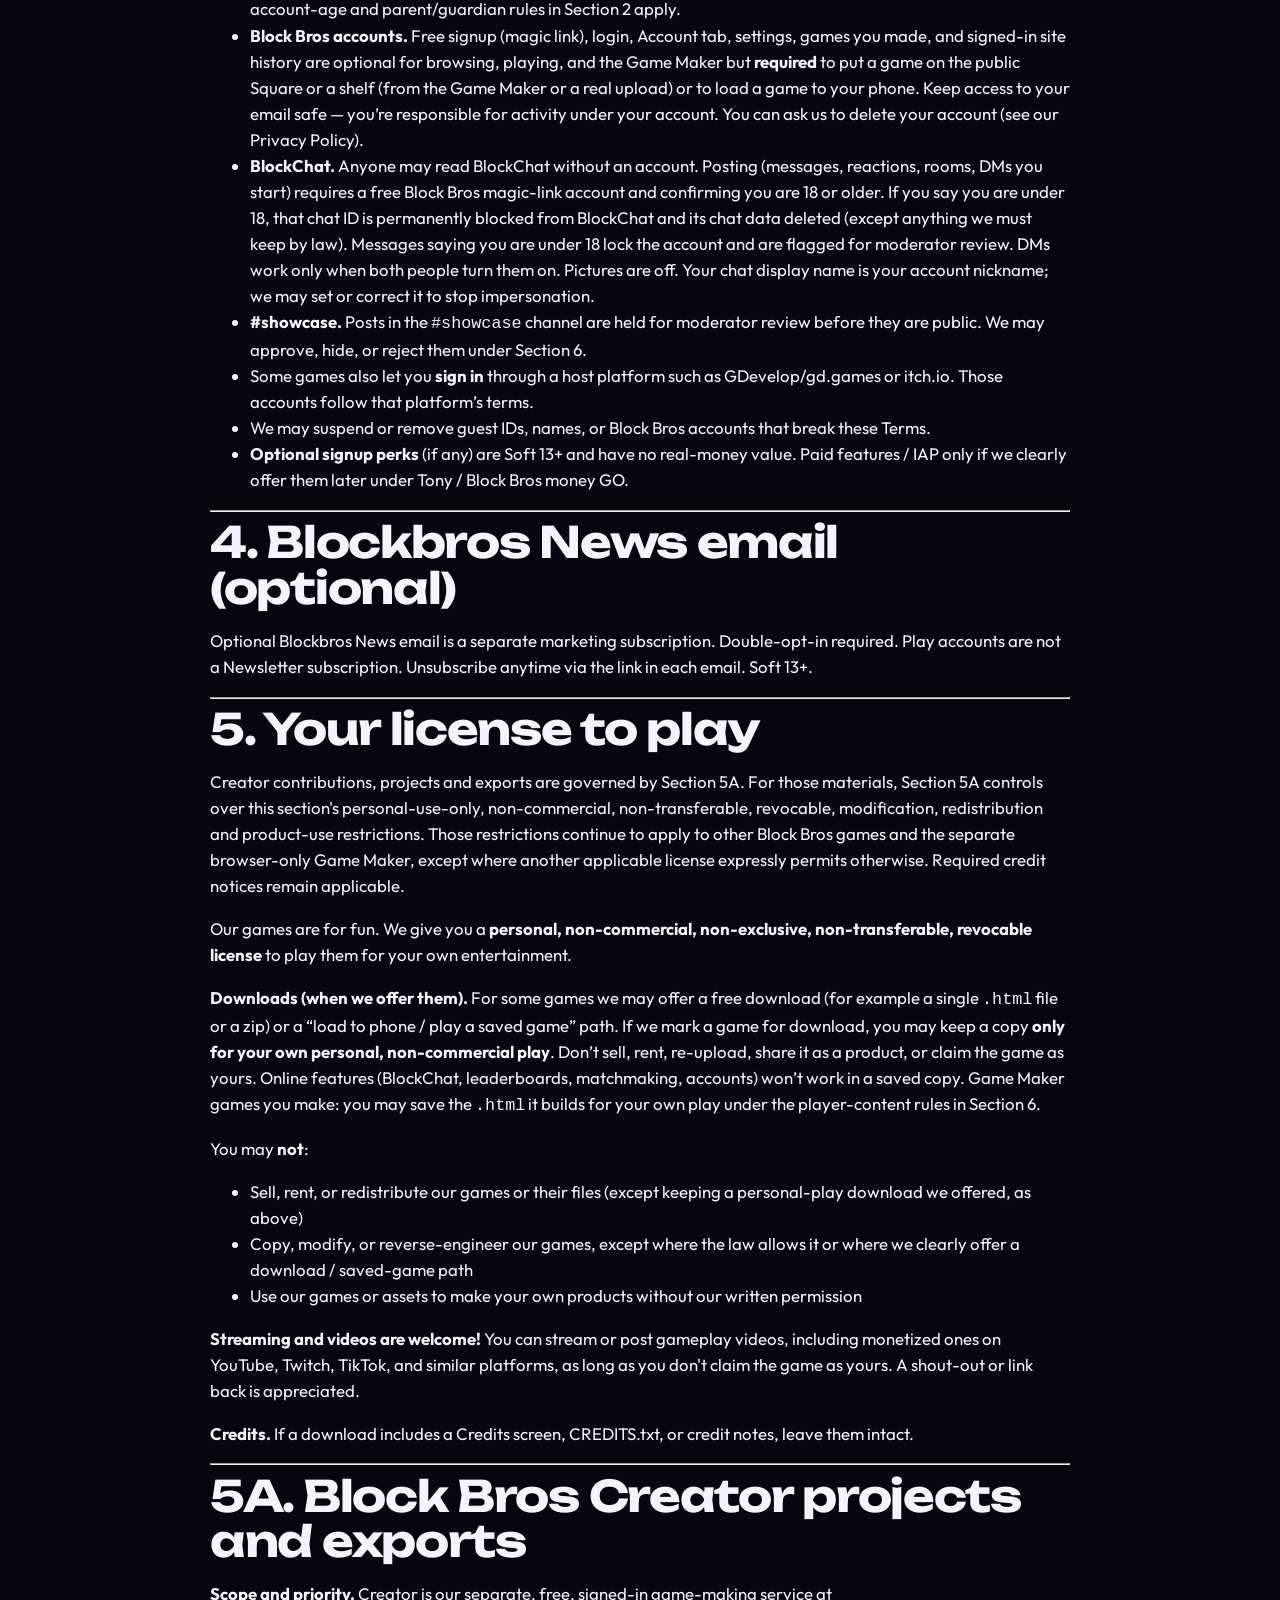
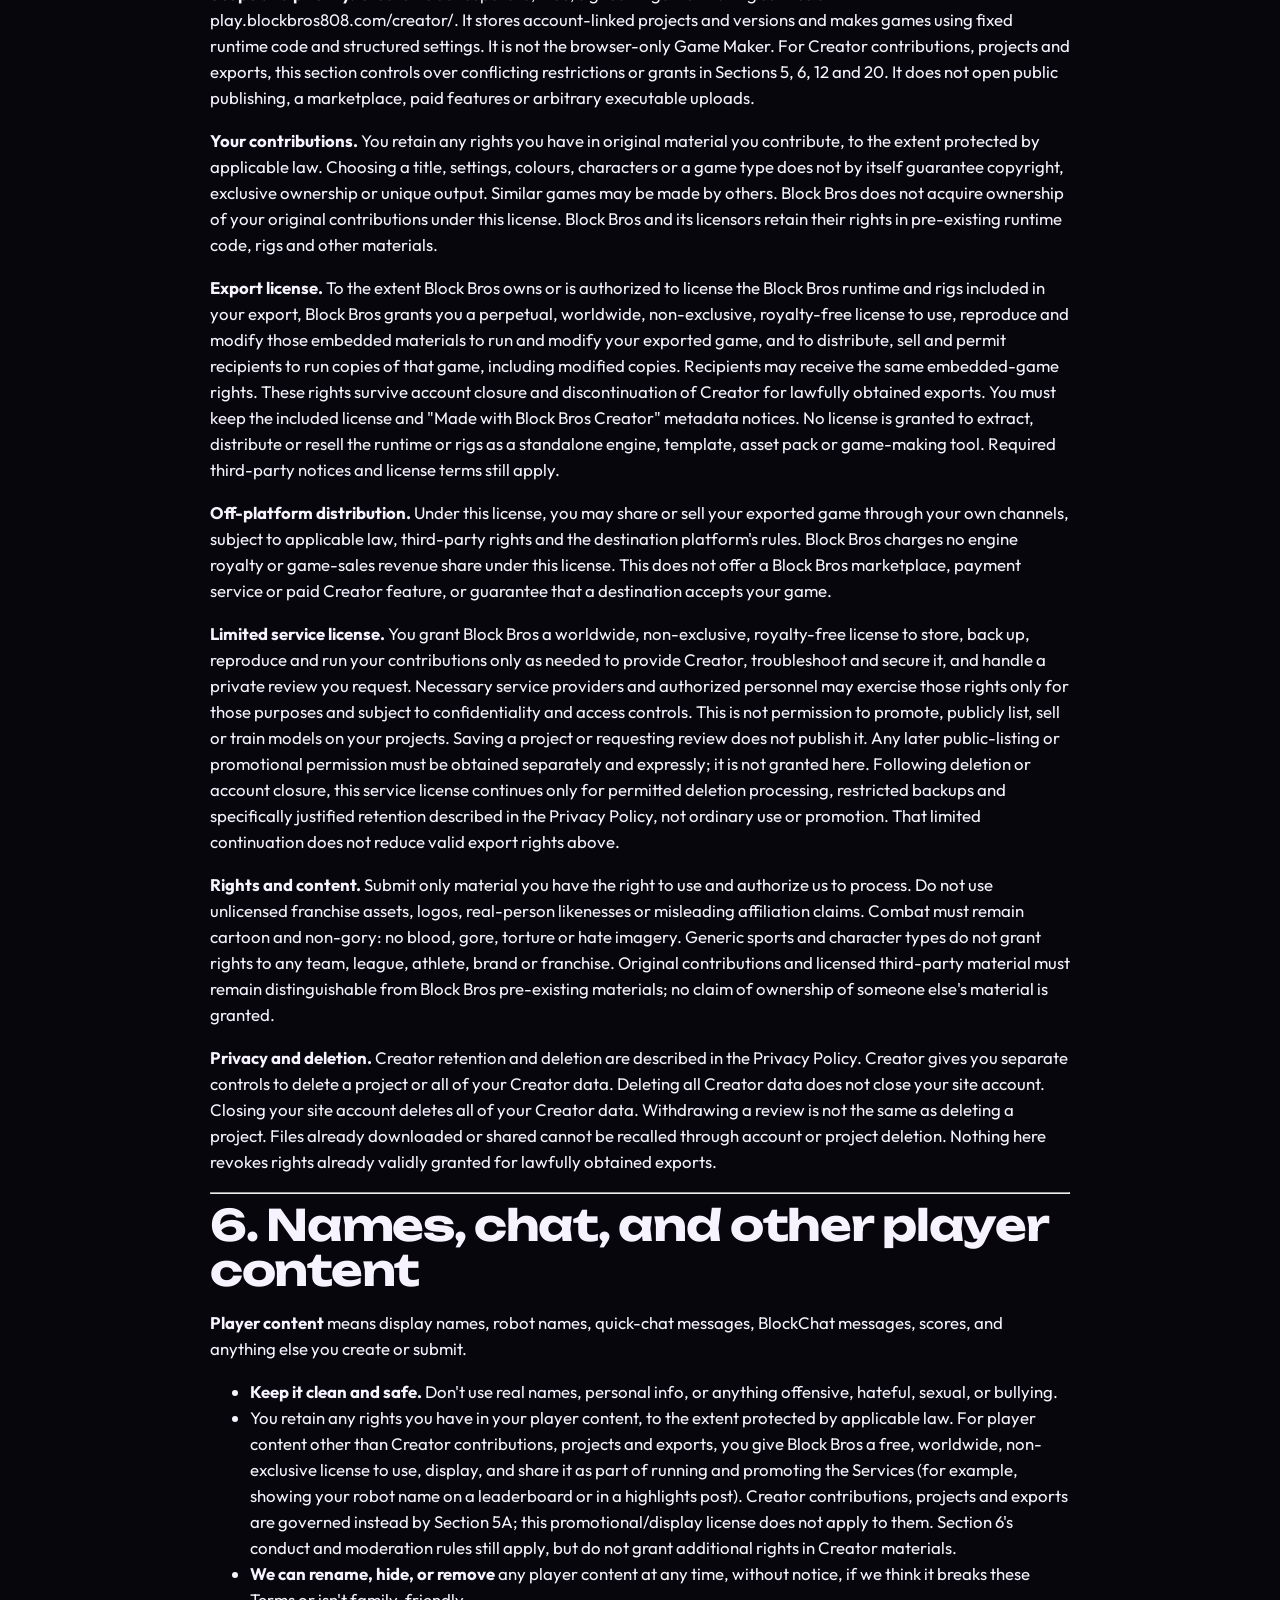
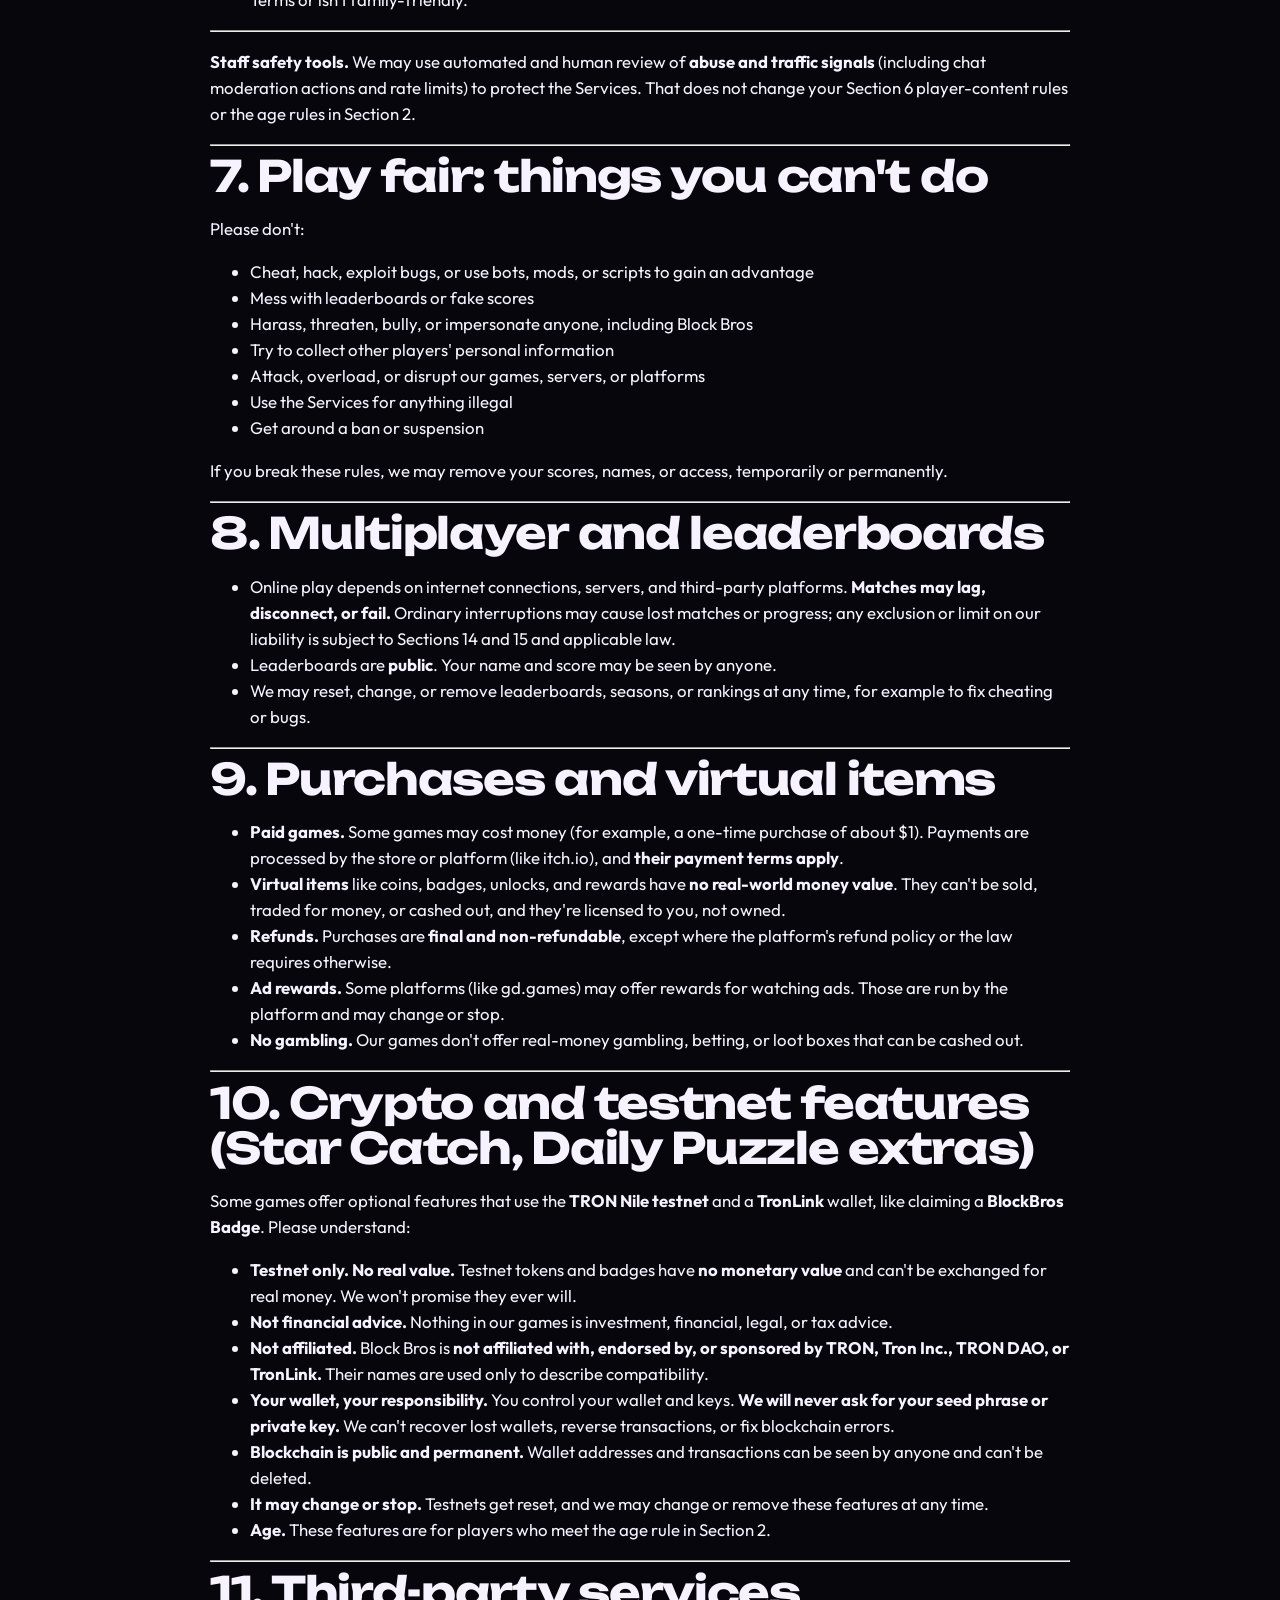
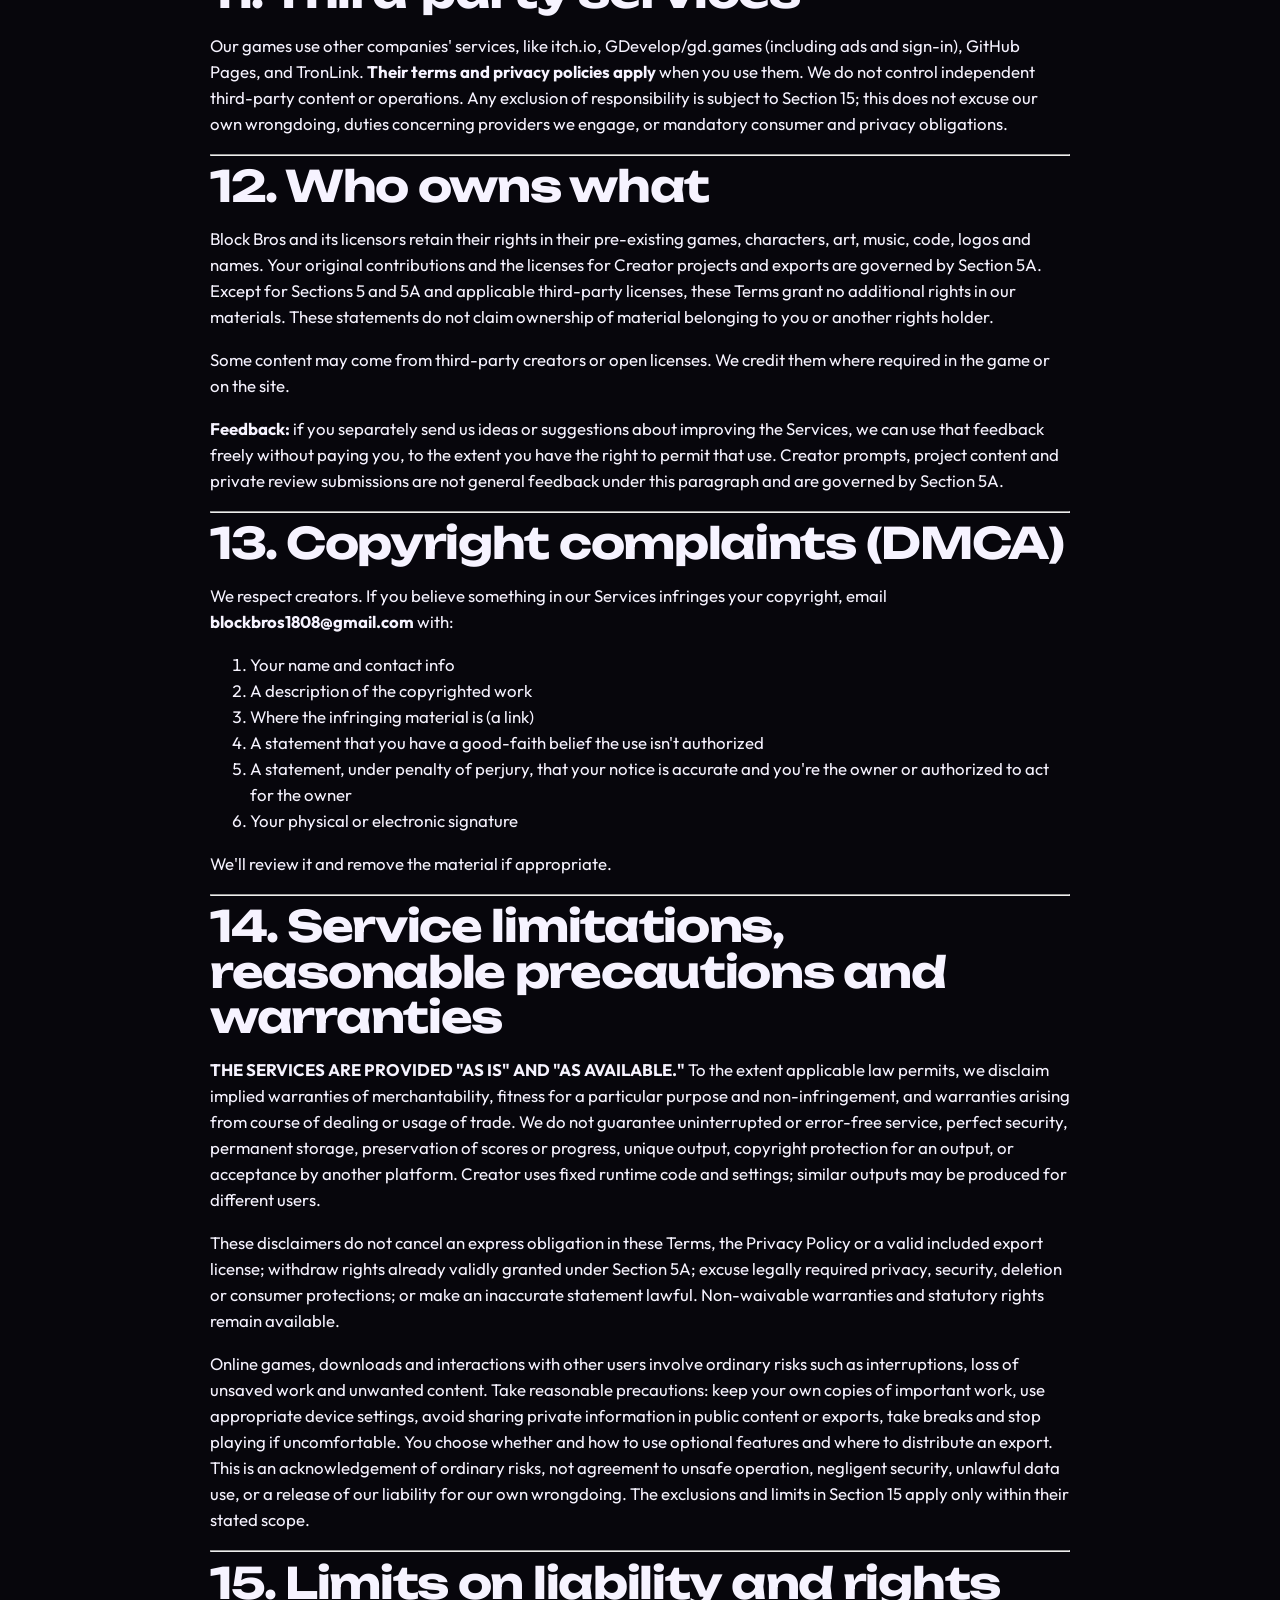
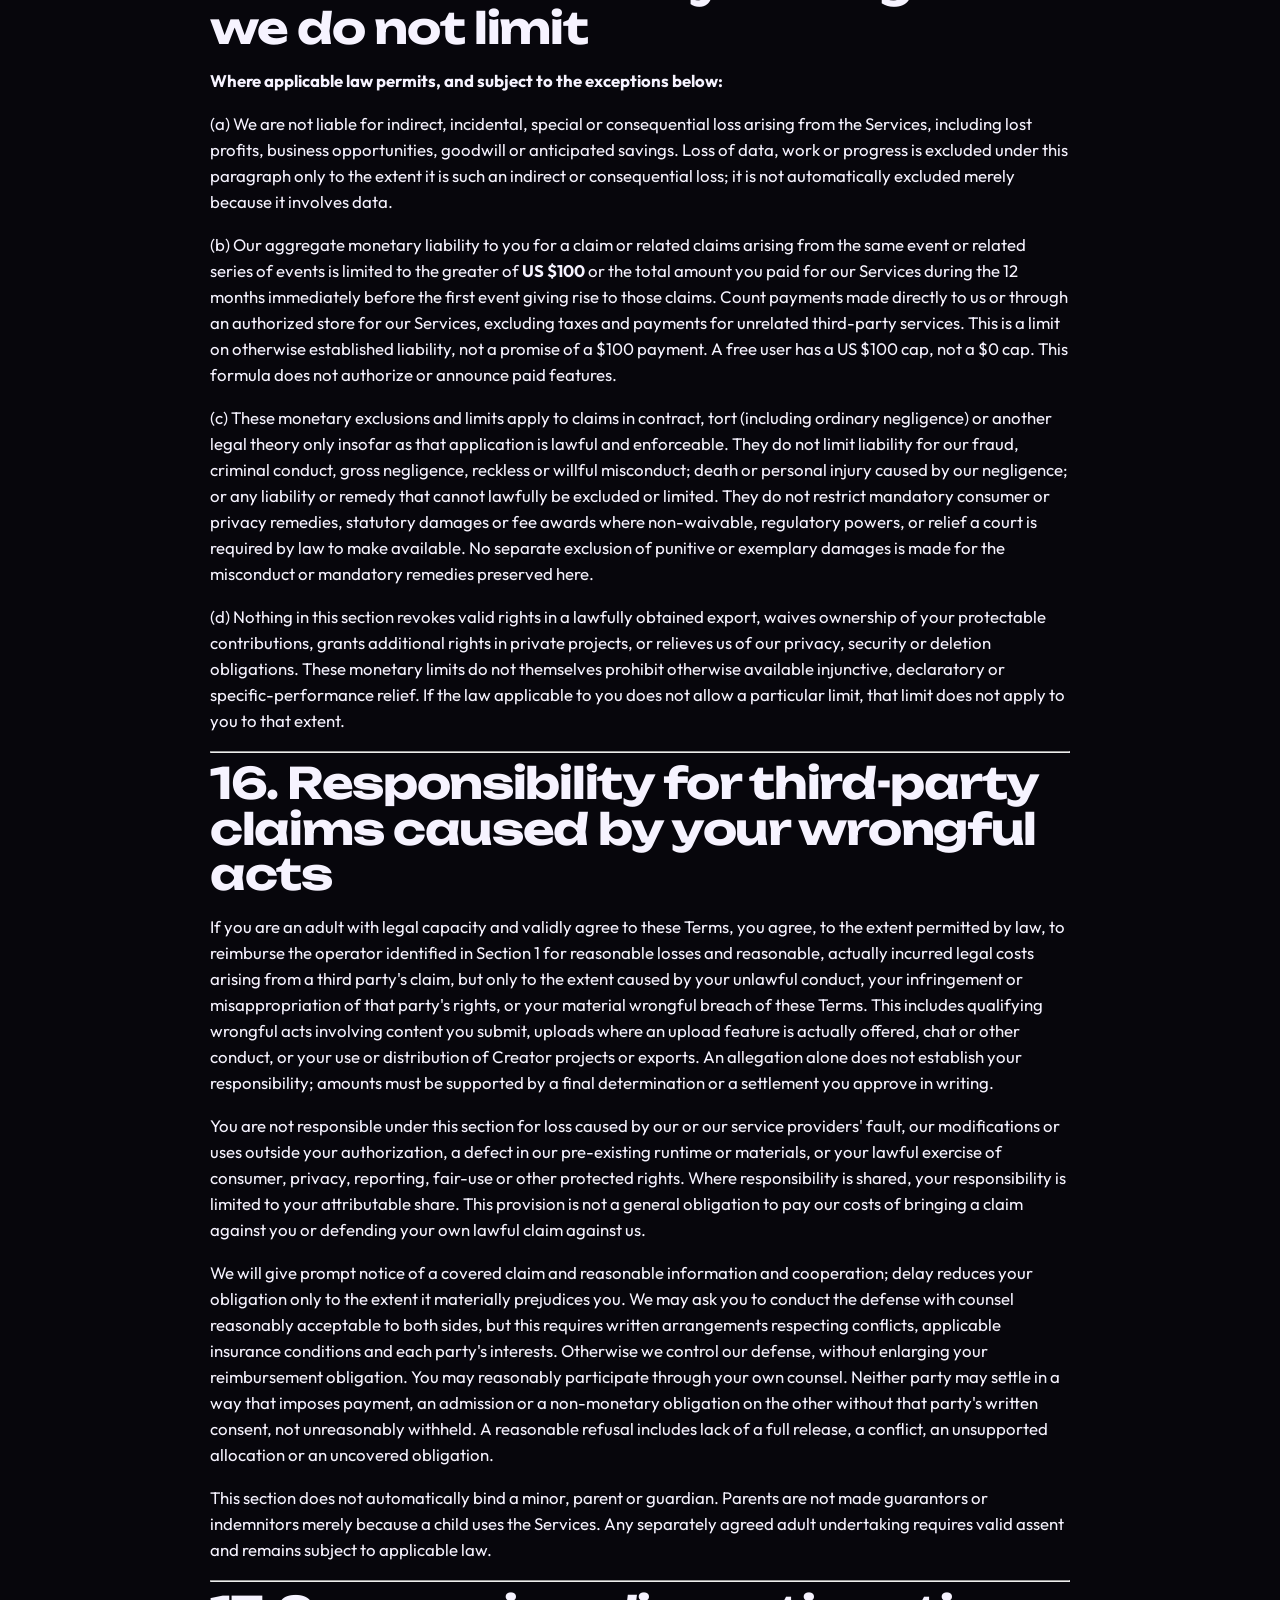
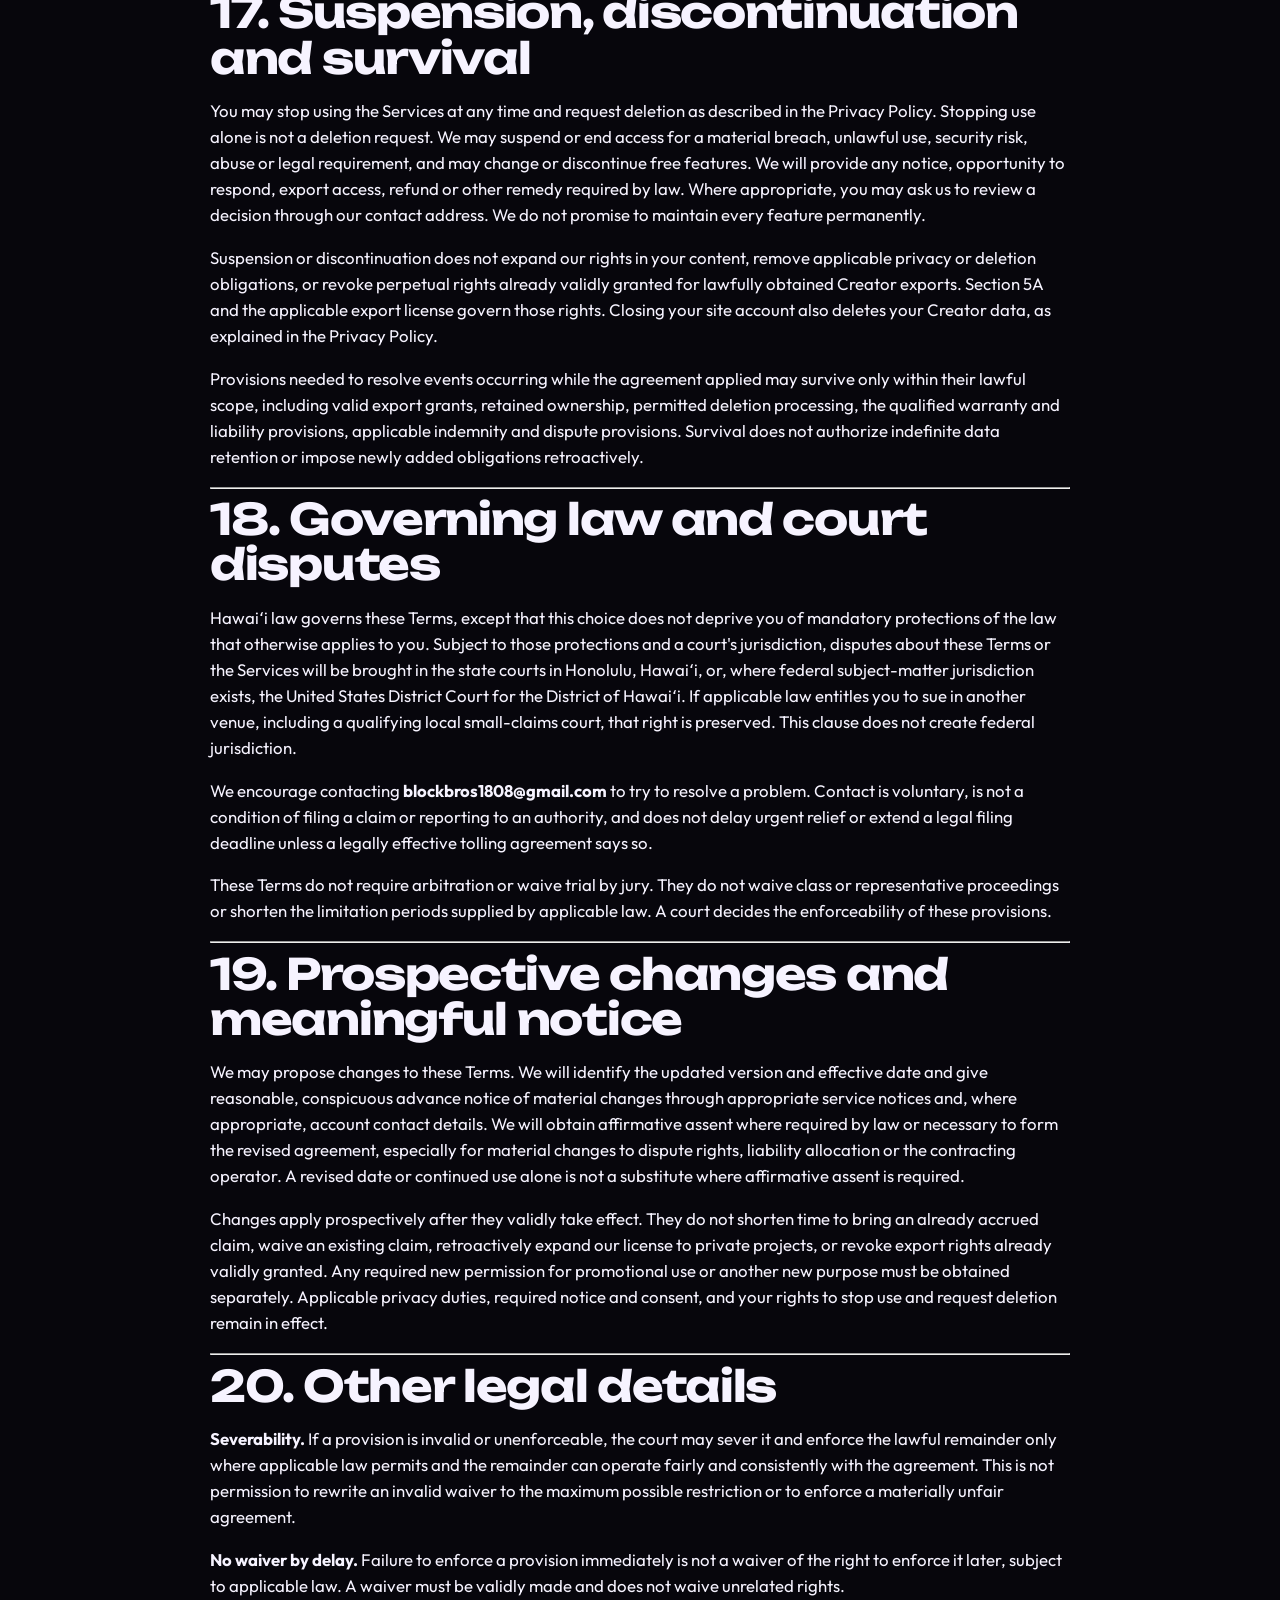
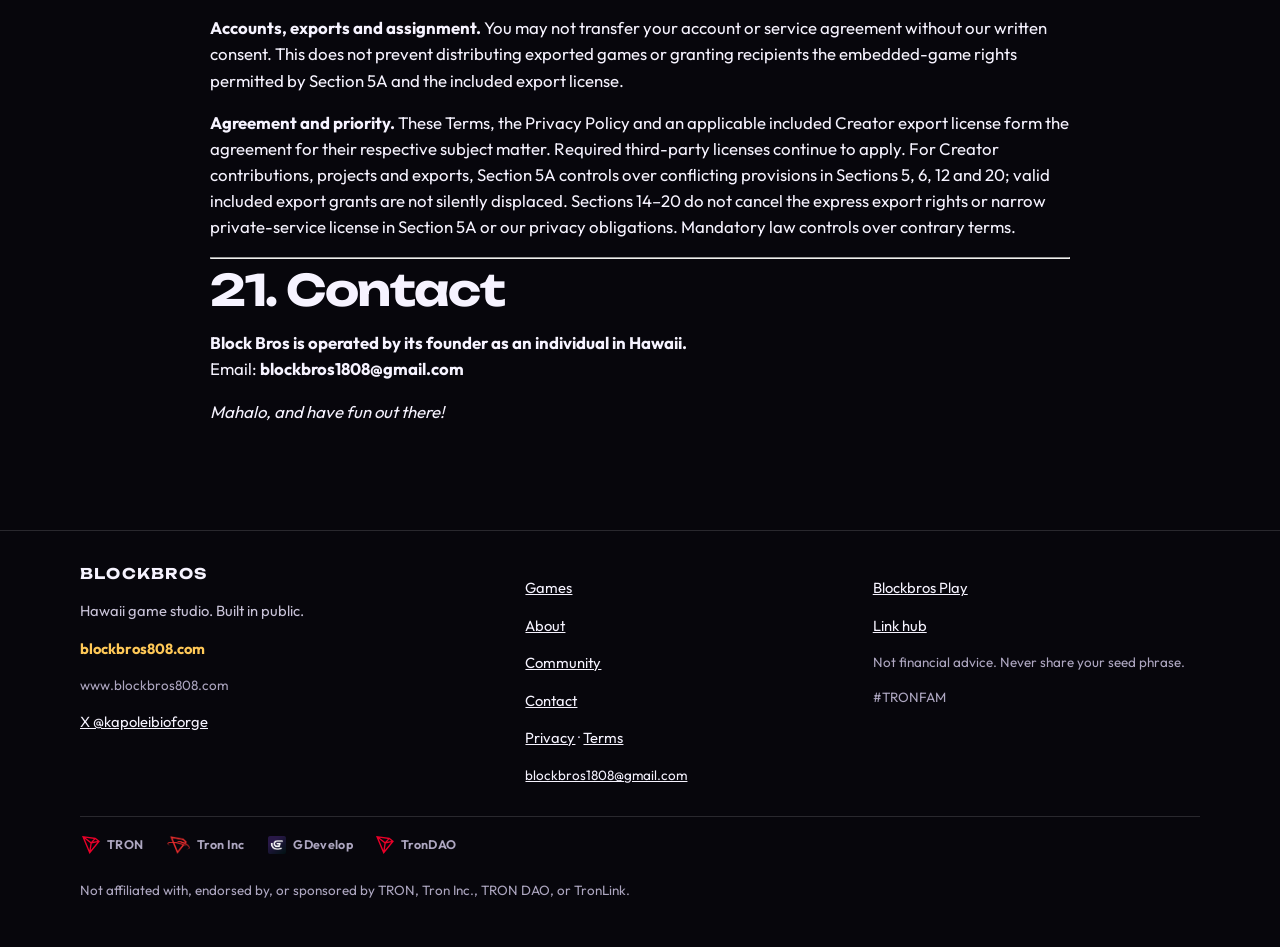
<file: terms/index.html>
<!DOCTYPE html>
<html lang="en">
<head>
  <meta charset="utf-8">
  <meta name="viewport" content="width=device-width, initial-scale=1">
  <meta name="referrer" content="strict-origin-when-cross-origin">
  <title>Terms of Service — BLOCKBROS</title>
  <meta name="description" content="The rules for playing Block Bros games and using blockbros808.com.">
  <meta name="theme-color" content="#07060c">
  <link rel="canonical" href="https://blockbros808.com/terms/">
  <link rel="icon" href="/assets/favicon.svg" type="image/svg+xml">
  <link rel="apple-touch-icon" href="/assets/apple-touch.png">
  <meta property="og:title" content="Terms of Service — BLOCKBROS">
  <meta property="og:description" content="The rules for playing Block Bros games and using blockbros808.com.">
  <meta property="og:type" content="website">
  <meta property="og:url" content="https://blockbros808.com/terms/">
  <meta property="og:image" content="https://blockbros808.com/assets/og.png">
  <meta name="twitter:card" content="summary_large_image">
  <meta name="twitter:title" content="Terms of Service — BLOCKBROS">
  <meta name="twitter:image" content="https://blockbros808.com/assets/og.png">
  <link rel="stylesheet" href="/assets/styles.css?v=ace-top-20261113">
  <style>html,body{background:#07060c;margin:0}</style>
</head>
<body>
  <a class="skip" href="#content">Skip to content</a>
  <header class="site-header">
    <div class="wrap header-bar">
      <a class="brand" href="/">
        <img src="/assets/logo.jpg" width="36" height="36" alt="">
        BLOCKBROS
      </a>
      <input class="nav-toggle" type="checkbox" id="nav-toggle">
      <label class="nav-btn" for="nav-toggle" aria-controls="site-nav" aria-expanded="false">
        <span class="sr-only">Menu</span>
        <span class="burger" aria-hidden="true"></span>
      </label>
      <nav id="site-nav" class="site-nav" aria-label="Primary">
        <a href="/">Home</a>
        <a href="/games/">Games</a>
        <a href="/about/">About</a>
        <a href="/community/">Community</a>
        <a href="/contact/">Contact</a>
        <a class="nav-cta" href="https://play.blockbros808.com/games/ace-vs-aliens/">Play Ace vs Aliens</a>
        <a class="nav-cta" href="https://play.blockbros808.com/">Play hub</a>
        <a class="nav-cta nav-extra" href="https://gd.games/blockbros/international-robot-league">Play Robot League</a>
        <a class="nav-cta nav-extra" href="/games/">Browse the cabinet</a>
      </nav>
    </div>
  </header>

  <main id="content">
    <section class="page-hero">
      <div class="wrap">
        <p class="eyebrow">Legal</p>
        <h1>Terms of Service</h1>
      </div>
    </section>

    <section class="band legal">
      <div class="wrap" style="max-width:860px">
<p><strong>Effective date:</strong> October 29, 2026
<strong>Last updated:</strong> November 6, 2026</p>
<p>Aloha and welcome! These Terms are the rules for playing Block Bros games and using our website. They're a real agreement between you and us, so please read them. We kept them as short and clear as we could.</p>
<hr />
<h2>1. Agreeing to these Terms</h2>
<p>"Block Bros," "BLOCKBROS," "we," "us," and "our" mean Block Bros. <strong>Block Bros is operated by its founder as an individual in Hawaii.</strong></p>
<p>The "Services" are our website <strong>blockbros808.com</strong> (and blockbros808.github.io), our games, and our pages on itch.io, gd.games, and other platforms. The Services also include the play hub at play.blockbros808.com and its separate signed-in Creator service.</p>
<p>By playing our games or using our Services, you agree to these Terms, our <a href="/privacy">Privacy Policy</a>, and any house rules we post (for example at <a href="https://play.blockbros808.com/rules/">play.blockbros808.com/rules</a>). If you don't agree, please don't use the Services.</p>
<hr />
<h2>2. Who can play</h2>
<ul>
<li>Anyone may browse the hub, play our games, and use the Game Maker. <strong>You must be at least 13</strong> to create a Block Bros account and <strong>at least 18</strong> to use BlockChat. Lying about your age to get into BlockChat breaks these Terms.</li>
<li><strong>Browse free.</strong> You can browse the hub without an email or Block Bros account.</li>
<li><strong>Play free. Make free.</strong> Playing games and using the <strong>Game Maker</strong> need no account. The Game Maker runs only in your browser from our own templates; it uses no AI and sends us nothing. Everything is free — no paywall.</li>
<li><strong>Block Bros Creator.</strong> The separate Creator service requires an eligible free Block Bros account to access its project library, save, build, import settings and download exports. It is not the browser-only Game Maker. The account-age and parent/guardian rules in this section apply. Cartoon, non-gory combat and arcade action. Recommended for ages <strong>14+</strong>; this is our content guidance, not an official rating.</li>
<li><strong>Account to put a game on Square or a shelf, or load-to-phone.</strong> To create a free Block Bros account, put a game on the platform (public Square or a shelf) — whether made with the Game Maker or a real game you upload — or load a game to your phone (when offered), you must be at least <strong>13</strong> and sign up with a <strong>magic link</strong> (email). Soft 13+ age gate applies at signup. We use your account email for login, contact (for example FAIL fixes), and to tell you about your game’s review — not for ads or newsletters, and we don’t show your email publicly. Optional Blockbros News is a separate marketing subscription and only via double opt-in (Section 4).</li>
<li><strong>If you're under 18</strong> (or under the age of majority where you live), a parent or guardian must review and agree to these Terms for you.</li>
<li><strong>Parents and guardians:</strong> where the age rules require your agreement, please personally review these Terms and complete the applicable agreement process. A child's use alone does not establish your assent. Your own valid agreement and responsibilities remain subject to applicable law; this does not automatically guarantee a child's obligations, waive a child's claims or create the indemnity in Section 16.</li>
<li>Crypto/testnet features (Section 10) are for players who are <strong>at least 13</strong> and meet any extra age rules the wallet provider sets. If you're under 18, a parent or guardian must agree.</li>
</ul>
<hr />
<h2>3. Guest play and accounts</h2>
<ul>
<li>You can <strong>browse the hub, play games, and use the Game Maker as a guest</strong> — no account needed.</li>
<li><strong>Block Bros Creator.</strong> The separate Creator service requires an eligible free Block Bros account to access its project library, save, build, import settings and download exports. It is not the browser-only Game Maker. The account-age and parent/guardian rules in Section 2 apply.</li>
<li><strong>Block Bros accounts.</strong> Free signup (magic link), login, Account tab, settings, games you made, and signed-in site history are optional for browsing, playing, and the Game Maker but <strong>required</strong> to put a game on the public Square or a shelf (from the Game Maker or a real upload) or to load a game to your phone. Keep access to your email safe — you’re responsible for activity under your account. You can ask us to delete your account (see our Privacy Policy).</li>
<li><strong>BlockChat.</strong> Anyone may read BlockChat without an account. Posting (messages, reactions, rooms, DMs you start) requires a free Block Bros magic-link account and confirming you are 18 or older. If you say you are under 18, that chat ID is permanently blocked from BlockChat and its chat data deleted (except anything we must keep by law). Messages saying you are under 18 lock the account and are flagged for moderator review. DMs work only when both people turn them on. Pictures are off. Your chat display name is your account nickname; we may set or correct it to stop impersonation.</li>
<li><strong>#showcase.</strong> Posts in the <code>#showcase</code> channel are held for moderator review before they are public. We may approve, hide, or reject them under Section 6.</li>
<li>Some games also let you <strong>sign in</strong> through a host platform such as GDevelop/gd.games or itch.io. Those accounts follow that platform’s terms.</li>
<li>We may suspend or remove guest IDs, names, or Block Bros accounts that break these Terms.</li>
<li><strong>Optional signup perks</strong> (if any) are Soft 13+ and have no real-money value. Paid features / IAP only if we clearly offer them later under Tony / Block Bros money GO.</li>
</ul>
<hr />
<h2>4. Blockbros News email (optional)</h2>
<p>Optional Blockbros News email is a separate marketing subscription. Double-opt-in required. Play accounts are not a Newsletter subscription. Unsubscribe anytime via the link in each email. Soft 13+.</p>
<hr />
<h2>5. Your license to play</h2>
<p>Creator contributions, projects and exports are governed by Section 5A. For those materials, Section 5A controls over this section's personal-use-only, non-commercial, non-transferable, revocable, modification, redistribution and product-use restrictions. Those restrictions continue to apply to other Block Bros games and the separate browser-only Game Maker, except where another applicable license expressly permits otherwise. Required credit notices remain applicable.</p>
<p>Our games are for fun. We give you a <strong>personal, non-commercial, non-exclusive, non-transferable, revocable license</strong> to play them for your own entertainment.</p>
<p><strong>Downloads (when we offer them).</strong> For some games we may offer a free download (for example a single <code>.html</code> file or a zip) or a “load to phone / play a saved game” path. If we mark a game for download, you may keep a copy <strong>only for your own personal, non-commercial play</strong>. Don’t sell, rent, re-upload, share it as a product, or claim the game as yours. Online features (BlockChat, leaderboards, matchmaking, accounts) won’t work in a saved copy. Game Maker games you make: you may save the <code>.html</code> it builds for your own play under the player-content rules in Section 6.</p>
<p>You may <strong>not</strong>:</p>
<ul>
<li>Sell, rent, or redistribute our games or their files (except keeping a personal-play download we offered, as above)</li>
<li>Copy, modify, or reverse-engineer our games, except where the law allows it or where we clearly offer a download / saved-game path</li>
<li>Use our games or assets to make your own products without our written permission</li>
</ul>
<p><strong>Streaming and videos are welcome!</strong> You can stream or post gameplay videos, including monetized ones on YouTube, Twitch, TikTok, and similar platforms, as long as you don't claim the game as yours. A shout-out or link back is appreciated.</p>
<p><strong>Credits.</strong> If a download includes a Credits screen, CREDITS.txt, or credit notes, leave them intact.</p>
<hr />
<h2>5A. Block Bros Creator projects and exports</h2>
<p><strong>Scope and priority.</strong> Creator is our separate, free, signed-in game-making service at play.blockbros808.com/creator/. It stores account-linked projects and versions and makes games using fixed runtime code and structured settings. It is not the browser-only Game Maker. For Creator contributions, projects and exports, this section controls over conflicting restrictions or grants in Sections 5, 6, 12 and 20. It does not open public publishing, a marketplace, paid features or arbitrary executable uploads.</p>
<p><strong>Your contributions.</strong> You retain any rights you have in original material you contribute, to the extent protected by applicable law. Choosing a title, settings, colours, characters or a game type does not by itself guarantee copyright, exclusive ownership or unique output. Similar games may be made by others. Block Bros does not acquire ownership of your original contributions under this license. Block Bros and its licensors retain their rights in pre-existing runtime code, rigs and other materials.</p>
<p><strong>Export license.</strong> To the extent Block Bros owns or is authorized to license the Block Bros runtime and rigs included in your export, Block Bros grants you a perpetual, worldwide, non-exclusive, royalty-free license to use, reproduce and modify those embedded materials to run and modify your exported game, and to distribute, sell and permit recipients to run copies of that game, including modified copies. Recipients may receive the same embedded-game rights. These rights survive account closure and discontinuation of Creator for lawfully obtained exports. You must keep the included license and "Made with Block Bros Creator" metadata notices. No license is granted to extract, distribute or resell the runtime or rigs as a standalone engine, template, asset pack or game-making tool. Required third-party notices and license terms still apply.</p>
<p><strong>Off-platform distribution.</strong> Under this license, you may share or sell your exported game through your own channels, subject to applicable law, third-party rights and the destination platform's rules. Block Bros charges no engine royalty or game-sales revenue share under this license. This does not offer a Block Bros marketplace, payment service or paid Creator feature, or guarantee that a destination accepts your game.</p>
<p><strong>Limited service license.</strong> You grant Block Bros a worldwide, non-exclusive, royalty-free license to store, back up, reproduce and run your contributions only as needed to provide Creator, troubleshoot and secure it, and handle a private review you request. Necessary service providers and authorized personnel may exercise those rights only for those purposes and subject to confidentiality and access controls. This is not permission to promote, publicly list, sell or train models on your projects. Saving a project or requesting review does not publish it. Any later public-listing or promotional permission must be obtained separately and expressly; it is not granted here. Following deletion or account closure, this service license continues only for permitted deletion processing, restricted backups and specifically justified retention described in the Privacy Policy, not ordinary use or promotion. That limited continuation does not reduce valid export rights above.</p>
<p><strong>Rights and content.</strong> Submit only material you have the right to use and authorize us to process. Do not use unlicensed franchise assets, logos, real-person likenesses or misleading affiliation claims. Combat must remain cartoon and non-gory: no blood, gore, torture or hate imagery. Generic sports and character types do not grant rights to any team, league, athlete, brand or franchise. Original contributions and licensed third-party material must remain distinguishable from Block Bros pre-existing materials; no claim of ownership of someone else's material is granted.</p>
<p><strong>Privacy and deletion.</strong> Creator retention and deletion are described in the Privacy Policy. Creator gives you separate controls to delete a project or all of your Creator data. Deleting all Creator data does not close your site account. Closing your site account deletes all of your Creator data. Withdrawing a review is not the same as deleting a project. Files already downloaded or shared cannot be recalled through account or project deletion. Nothing here revokes rights already validly granted for lawfully obtained exports.</p>
<hr />
<h2>6. Names, chat, and other player content</h2>
<p><strong>Player content</strong> means display names, robot names, quick-chat messages, BlockChat messages, scores, and anything else you create or submit.</p>
<ul>
<li><strong>Keep it clean and safe.</strong> Don't use real names, personal info, or anything offensive, hateful, sexual, or bullying.</li>
<li>You retain any rights you have in your player content, to the extent protected by applicable law. For player content other than Creator contributions, projects and exports, you give Block Bros a free, worldwide, non-exclusive license to use, display, and share it as part of running and promoting the Services (for example, showing your robot name on a leaderboard or in a highlights post). Creator contributions, projects and exports are governed instead by Section 5A; this promotional/display license does not apply to them. Section 6's conduct and moderation rules still apply, but do not grant additional rights in Creator materials.</li>
<li><strong>We can rename, hide, or remove</strong> any player content at any time, without notice, if we think it breaks these Terms or isn't family-friendly.</li>
</ul>
<hr />
<p><strong>Staff safety tools.</strong> We may use automated and human review of <strong>abuse and traffic signals</strong> (including chat moderation actions and rate limits) to protect the Services. That does not change your Section 6 player-content rules or the age rules in Section 2.</p>
<hr />
<h2>7. Play fair: things you can't do</h2>
<p>Please don't:</p>
<ul>
<li>Cheat, hack, exploit bugs, or use bots, mods, or scripts to gain an advantage</li>
<li>Mess with leaderboards or fake scores</li>
<li>Harass, threaten, bully, or impersonate anyone, including Block Bros</li>
<li>Try to collect other players' personal information</li>
<li>Attack, overload, or disrupt our games, servers, or platforms</li>
<li>Use the Services for anything illegal</li>
<li>Get around a ban or suspension</li>
</ul>
<p>If you break these rules, we may remove your scores, names, or access, temporarily or permanently.</p>
<hr />
<h2>8. Multiplayer and leaderboards</h2>
<ul>
<li>Online play depends on internet connections, servers, and third-party platforms. <strong>Matches may lag, disconnect, or fail.</strong> Ordinary interruptions may cause lost matches or progress; any exclusion or limit on our liability is subject to Sections 14 and 15 and applicable law.</li>
<li>Leaderboards are <strong>public</strong>. Your name and score may be seen by anyone.</li>
<li>We may reset, change, or remove leaderboards, seasons, or rankings at any time, for example to fix cheating or bugs.</li>
</ul>
<hr />
<h2>9. Purchases and virtual items</h2>
<ul>
<li><strong>Paid games.</strong> Some games may cost money (for example, a one-time purchase of about $1). Payments are processed by the store or platform (like itch.io), and <strong>their payment terms apply</strong>.</li>
<li><strong>Virtual items</strong> like coins, badges, unlocks, and rewards have <strong>no real-world money value</strong>. They can't be sold, traded for money, or cashed out, and they're licensed to you, not owned.</li>
<li><strong>Refunds.</strong> Purchases are <strong>final and non-refundable</strong>, except where the platform's refund policy or the law requires otherwise.</li>
<li><strong>Ad rewards.</strong> Some platforms (like gd.games) may offer rewards for watching ads. Those are run by the platform and may change or stop.</li>
<li><strong>No gambling.</strong> Our games don't offer real-money gambling, betting, or loot boxes that can be cashed out.</li>
</ul>
<hr />
<h2>10. Crypto and testnet features (Star Catch, Daily Puzzle extras)</h2>
<p>Some games offer optional features that use the <strong>TRON Nile testnet</strong> and a <strong>TronLink</strong> wallet, like claiming a <strong>BlockBros Badge</strong>. Please understand:</p>
<ul>
<li><strong>Testnet only. No real value.</strong> Testnet tokens and badges have <strong>no monetary value</strong> and can't be exchanged for real money. We won't promise they ever will.</li>
<li><strong>Not financial advice.</strong> Nothing in our games is investment, financial, legal, or tax advice.</li>
<li><strong>Not affiliated.</strong> Block Bros is <strong>not affiliated with, endorsed by, or sponsored by TRON, Tron Inc., TRON DAO, or TronLink.</strong> Their names are used only to describe compatibility.</li>
<li><strong>Your wallet, your responsibility.</strong> You control your wallet and keys. <strong>We will never ask for your seed phrase or private key.</strong> We can't recover lost wallets, reverse transactions, or fix blockchain errors.</li>
<li><strong>Blockchain is public and permanent.</strong> Wallet addresses and transactions can be seen by anyone and can't be deleted.</li>
<li><strong>It may change or stop.</strong> Testnets get reset, and we may change or remove these features at any time.</li>
<li><strong>Age.</strong> These features are for players who meet the age rule in Section 2.</li>
</ul>
<hr />
<h2>11. Third-party services</h2>
<p>Our games use other companies' services, like itch.io, GDevelop/gd.games (including ads and sign-in), GitHub Pages, and TronLink. <strong>Their terms and privacy policies apply</strong> when you use them. We do not control independent third-party content or operations. Any exclusion of responsibility is subject to Section 15; this does not excuse our own wrongdoing, duties concerning providers we engage, or mandatory consumer and privacy obligations.</p>
<hr />
<h2>12. Who owns what</h2>
<p>Block Bros and its licensors retain their rights in their pre-existing games, characters, art, music, code, logos and names. Your original contributions and the licenses for Creator projects and exports are governed by Section 5A. Except for Sections 5 and 5A and applicable third-party licenses, these Terms grant no additional rights in our materials. These statements do not claim ownership of material belonging to you or another rights holder.</p>
<p>Some content may come from third-party creators or open licenses. We credit them where required in the game or on the site.</p>
<p><strong>Feedback:</strong> if you separately send us ideas or suggestions about improving the Services, we can use that feedback freely without paying you, to the extent you have the right to permit that use. Creator prompts, project content and private review submissions are not general feedback under this paragraph and are governed by Section 5A.</p>
<hr />
<h2>13. Copyright complaints (DMCA)</h2>
<p>We respect creators. If you believe something in our Services infringes your copyright, email <strong>blockbros1808@gmail.com</strong> with:</p>
<ol>
<li>Your name and contact info</li>
<li>A description of the copyrighted work</li>
<li>Where the infringing material is (a link)</li>
<li>A statement that you have a good-faith belief the use isn't authorized</li>
<li>A statement, under penalty of perjury, that your notice is accurate and you're the owner or authorized to act for the owner</li>
<li>Your physical or electronic signature</li>
</ol>
<p>We'll review it and remove the material if appropriate.</p>
<hr />
<h2>14. Service limitations, reasonable precautions and warranties</h2>
<p><strong>THE SERVICES ARE PROVIDED "AS IS" AND "AS AVAILABLE."</strong> To the extent applicable law permits, we disclaim implied warranties of merchantability, fitness for a particular purpose and non-infringement, and warranties arising from course of dealing or usage of trade. We do not guarantee uninterrupted or error-free service, perfect security, permanent storage, preservation of scores or progress, unique output, copyright protection for an output, or acceptance by another platform. Creator uses fixed runtime code and settings; similar outputs may be produced for different users.</p>
<p>These disclaimers do not cancel an express obligation in these Terms, the Privacy Policy or a valid included export license; withdraw rights already validly granted under Section 5A; excuse legally required privacy, security, deletion or consumer protections; or make an inaccurate statement lawful. Non-waivable warranties and statutory rights remain available.</p>
<p>Online games, downloads and interactions with other users involve ordinary risks such as interruptions, loss of unsaved work and unwanted content. Take reasonable precautions: keep your own copies of important work, use appropriate device settings, avoid sharing private information in public content or exports, take breaks and stop playing if uncomfortable. You choose whether and how to use optional features and where to distribute an export. This is an acknowledgement of ordinary risks, not agreement to unsafe operation, negligent security, unlawful data use, or a release of our liability for our own wrongdoing. The exclusions and limits in Section 15 apply only within their stated scope.</p>
<hr />
<h2>15. Limits on liability and rights we do not limit</h2>
<p><strong>Where applicable law permits, and subject to the exceptions below:</strong></p>
<p>(a) We are not liable for indirect, incidental, special or consequential loss arising from the Services, including lost profits, business opportunities, goodwill or anticipated savings. Loss of data, work or progress is excluded under this paragraph only to the extent it is such an indirect or consequential loss; it is not automatically excluded merely because it involves data.</p>
<p>(b) Our aggregate monetary liability to you for a claim or related claims arising from the same event or related series of events is limited to the greater of <strong>US $100</strong> or the total amount you paid for our Services during the 12 months immediately before the first event giving rise to those claims. Count payments made directly to us or through an authorized store for our Services, excluding taxes and payments for unrelated third-party services. This is a limit on otherwise established liability, not a promise of a $100 payment. A free user has a US $100 cap, not a $0 cap. This formula does not authorize or announce paid features.</p>
<p>(c) These monetary exclusions and limits apply to claims in contract, tort (including ordinary negligence) or another legal theory only insofar as that application is lawful and enforceable. They do not limit liability for our fraud, criminal conduct, gross negligence, reckless or willful misconduct; death or personal injury caused by our negligence; or any liability or remedy that cannot lawfully be excluded or limited. They do not restrict mandatory consumer or privacy remedies, statutory damages or fee awards where non-waivable, regulatory powers, or relief a court is required by law to make available. No separate exclusion of punitive or exemplary damages is made for the misconduct or mandatory remedies preserved here.</p>
<p>(d) Nothing in this section revokes valid rights in a lawfully obtained export, waives ownership of your protectable contributions, grants additional rights in private projects, or relieves us of our privacy, security or deletion obligations. These monetary limits do not themselves prohibit otherwise available injunctive, declaratory or specific-performance relief. If the law applicable to you does not allow a particular limit, that limit does not apply to you to that extent.</p>
<hr />
<h2>16. Responsibility for third-party claims caused by your wrongful acts</h2>
<p>If you are an adult with legal capacity and validly agree to these Terms, you agree, to the extent permitted by law, to reimburse the operator identified in Section 1 for reasonable losses and reasonable, actually incurred legal costs arising from a third party's claim, but only to the extent caused by your unlawful conduct, your infringement or misappropriation of that party's rights, or your material wrongful breach of these Terms. This includes qualifying wrongful acts involving content you submit, uploads where an upload feature is actually offered, chat or other conduct, or your use or distribution of Creator projects or exports. An allegation alone does not establish your responsibility; amounts must be supported by a final determination or a settlement you approve in writing.</p>
<p>You are not responsible under this section for loss caused by our or our service providers' fault, our modifications or uses outside your authorization, a defect in our pre-existing runtime or materials, or your lawful exercise of consumer, privacy, reporting, fair-use or other protected rights. Where responsibility is shared, your responsibility is limited to your attributable share. This provision is not a general obligation to pay our costs of bringing a claim against you or defending your own lawful claim against us.</p>
<p>We will give prompt notice of a covered claim and reasonable information and cooperation; delay reduces your obligation only to the extent it materially prejudices you. We may ask you to conduct the defense with counsel reasonably acceptable to both sides, but this requires written arrangements respecting conflicts, applicable insurance conditions and each party's interests. Otherwise we control our defense, without enlarging your reimbursement obligation. You may reasonably participate through your own counsel. Neither party may settle in a way that imposes payment, an admission or a non-monetary obligation on the other without that party's written consent, not unreasonably withheld. A reasonable refusal includes lack of a full release, a conflict, an unsupported allocation or an uncovered obligation.</p>
<p>This section does not automatically bind a minor, parent or guardian. Parents are not made guarantors or indemnitors merely because a child uses the Services. Any separately agreed adult undertaking requires valid assent and remains subject to applicable law.</p>
<hr />
<h2>17. Suspension, discontinuation and survival</h2>
<p>You may stop using the Services at any time and request deletion as described in the Privacy Policy. Stopping use alone is not a deletion request. We may suspend or end access for a material breach, unlawful use, security risk, abuse or legal requirement, and may change or discontinue free features. We will provide any notice, opportunity to respond, export access, refund or other remedy required by law. Where appropriate, you may ask us to review a decision through our contact address. We do not promise to maintain every feature permanently.</p>
<p>Suspension or discontinuation does not expand our rights in your content, remove applicable privacy or deletion obligations, or revoke perpetual rights already validly granted for lawfully obtained Creator exports. Section 5A and the applicable export license govern those rights. Closing your site account also deletes your Creator data, as explained in the Privacy Policy.</p>
<p>Provisions needed to resolve events occurring while the agreement applied may survive only within their lawful scope, including valid export grants, retained ownership, permitted deletion processing, the qualified warranty and liability provisions, applicable indemnity and dispute provisions. Survival does not authorize indefinite data retention or impose newly added obligations retroactively.</p>
<hr />
<h2>18. Governing law and court disputes</h2>
<p>Hawaiʻi law governs these Terms, except that this choice does not deprive you of mandatory protections of the law that otherwise applies to you. Subject to those protections and a court's jurisdiction, disputes about these Terms or the Services will be brought in the state courts in Honolulu, Hawaiʻi, or, where federal subject-matter jurisdiction exists, the United States District Court for the District of Hawaiʻi. If applicable law entitles you to sue in another venue, including a qualifying local small-claims court, that right is preserved. This clause does not create federal jurisdiction.</p>
<p>We encourage contacting <strong>blockbros1808@gmail.com</strong> to try to resolve a problem. Contact is voluntary, is not a condition of filing a claim or reporting to an authority, and does not delay urgent relief or extend a legal filing deadline unless a legally effective tolling agreement says so.</p>
<p>These Terms do not require arbitration or waive trial by jury. They do not waive class or representative proceedings or shorten the limitation periods supplied by applicable law. A court decides the enforceability of these provisions.</p>
<hr />
<h2>19. Prospective changes and meaningful notice</h2>
<p>We may propose changes to these Terms. We will identify the updated version and effective date and give reasonable, conspicuous advance notice of material changes through appropriate service notices and, where appropriate, account contact details. We will obtain affirmative assent where required by law or necessary to form the revised agreement, especially for material changes to dispute rights, liability allocation or the contracting operator. A revised date or continued use alone is not a substitute where affirmative assent is required.</p>
<p>Changes apply prospectively after they validly take effect. They do not shorten time to bring an already accrued claim, waive an existing claim, retroactively expand our license to private projects, or revoke export rights already validly granted. Any required new permission for promotional use or another new purpose must be obtained separately. Applicable privacy duties, required notice and consent, and your rights to stop use and request deletion remain in effect.</p>
<hr />
<h2>20. Other legal details</h2>
<p><strong>Severability.</strong> If a provision is invalid or unenforceable, the court may sever it and enforce the lawful remainder only where applicable law permits and the remainder can operate fairly and consistently with the agreement. This is not permission to rewrite an invalid waiver to the maximum possible restriction or to enforce a materially unfair agreement.</p>
<p><strong>No waiver by delay.</strong> Failure to enforce a provision immediately is not a waiver of the right to enforce it later, subject to applicable law. A waiver must be validly made and does not waive unrelated rights.</p>
<p><strong>Accounts, exports and assignment.</strong> You may not transfer your account or service agreement without our written consent. This does not prevent distributing exported games or granting recipients the embedded-game rights permitted by Section 5A and the included export license.</p>
<p><strong>Agreement and priority.</strong> These Terms, the Privacy Policy and an applicable included Creator export license form the agreement for their respective subject matter. Required third-party licenses continue to apply. For Creator contributions, projects and exports, Section 5A controls over conflicting provisions in Sections 5, 6, 12 and 20; valid included export grants are not silently displaced. Sections 14–20 do not cancel the express export rights or narrow private-service license in Section 5A or our privacy obligations. Mandatory law controls over contrary terms.</p>
<hr />
<h2>21. Contact</h2>
<p><strong>Block Bros is operated by its founder as an individual in Hawaii.</strong><br>
Email: <strong>blockbros1808@gmail.com</strong></p>
<p><em>Mahalo, and have fun out there!</em></p>
      </div>
    </section>
  </main>

  <footer class="site-footer">
    <div class="wrap footer-grid">
      <div>
        <strong>BLOCKBROS</strong>
        <p>Hawaii game studio. Built in public.</p>
        <p><a class="domain" href="https://blockbros808.com/">blockbros808.com</a></p>
        <p class="fine">www.blockbros808.com</p>
        <p><a href="https://x.com/kapoleibioforge">X @kapoleibioforge</a></p>
      </div>
      <div>
        <p><a href="/games/">Games</a></p>
        <p><a href="/about/">About</a></p>
        <p><a href="/community/">Community</a></p>
        <p><a href="/contact/">Contact</a></p>
        <p><a href="/privacy/">Privacy</a> · <a href="/terms/">Terms</a></p>
        <p class="fine"><a href="mailto:blockbros1808@gmail.com">blockbros1808@gmail.com</a></p>
      </div>
      <div>
        <p><a href="https://play.blockbros808.com/">Blockbros Play</a></p>
        <p><a href="/links/">Link hub</a></p>
        <p class="fine">Not financial advice. Never share your seed phrase.</p>
        <p class="fine">#TRONFAM</p>
      </div>
    </div>
    <div class="wrap">
      <ul class="mark-row">
        <li><a href="https://tron.network/"><img src="/assets/marks/tron.svg" width="18" height="19" alt=""><span>TRON</span></a></li>
        <li><a href="https://t.network/"><img src="/assets/marks/tron-inc.png" width="23" height="18" alt=""><span>Tron Inc</span></a></li>
        <li><a href="https://gdevelop.io/"><img src="/assets/marks/gdevelop.png" width="18" height="18" alt=""><span>GDevelop</span></a></li>
        <li><a href="https://trondao.org/"><img src="/assets/marks/tron.svg" width="18" height="19" alt=""><span>TronDAO</span></a></li>
      </ul>
      <p class="fine">Not affiliated with, endorsed by, or sponsored by TRON, Tron Inc., TRON DAO, or TronLink.</p>
    </div>
  </footer>
  <script src="/assets/main.js"></script>
</body>
</html>
</file>
<file: assets/styles.css>
@font-face {
  font-family: "Unbounded";
  font-style: normal;
  font-weight: 200 900;
  font-display: swap;
  src: url("fonts/unbounded-latin.woff2") format("woff2");
  unicode-range: U+0000-00FF, U+0131, U+0152-0153, U+02BB-02BC, U+02C6, U+02DA, U+02DC, U+0304, U+0308, U+0329, U+2000-206F, U+20AC, U+2122, U+2191, U+2193, U+2212, U+2215, U+FEFF, U+FFFD;
}

@font-face {
  font-family: "Outfit";
  font-style: normal;
  font-weight: 100 900;
  font-display: swap;
  src: url("fonts/outfit-latin.woff2") format("woff2");
  unicode-range: U+0000-00FF, U+0131, U+0152-0153, U+02BB-02BC, U+02C6, U+02DA, U+02DC, U+0304, U+0308, U+0329, U+2000-206F, U+20AC, U+2122, U+2191, U+2193, U+2212, U+2215, U+FEFF, U+FFFD;
}

:root {
  --bg: #07060c;
  --bg-raise: #100e18;
  --ink: #f6f3ff;
  --muted: #c9c3d8;
  --dim: #ada6c0;
  --cyan: #7ef6ff;
  --cyan-deep: #5dffe8;
  --magenta: #ff3dbe;
  --gold: #ffc857;
  --red: #ff3b3b;
  --line: rgba(246, 243, 255, 0.14);
  --header: 4.25rem;
  --wrap: 1120px;
  --font: "Outfit", "Segoe UI", sans-serif;
  --display: "Unbounded", "Arial Black", sans-serif;
  color-scheme: dark;
}

*,
*::before,
*::after { box-sizing: border-box; }

html { background: var(--bg); scroll-behavior: smooth; }

body {
  margin: 0;
  min-height: 100vh;
  background:
    radial-gradient(900px 480px at 8% -10%, rgba(255, 61, 190, 0.18), transparent 60%),
    radial-gradient(800px 420px at 100% 0%, rgba(93, 255, 232, 0.12), transparent 55%),
    var(--bg);
  color: var(--ink);
  font-family: var(--font);
  font-size: 1.05rem;
  line-height: 1.55;
  overflow-x: clip;
}

img { max-width: 100%; height: auto; display: block; }

a { color: inherit; }

:focus-visible {
  outline: 2px solid var(--cyan);
  outline-offset: 3px;
}

.skip {
  position: absolute;
  left: 1rem;
  top: -4rem;
  z-index: 80;
  background: var(--ink);
  color: #140814;
  padding: 0.6rem 0.9rem;
  border-radius: 999px;
  font-weight: 700;
  text-decoration: none;
}

.skip:focus { top: 0.8rem; }

.sr-only {
  position: absolute;
  width: 1px;
  height: 1px;
  padding: 0;
  margin: -1px;
  overflow: hidden;
  clip: rect(0, 0, 0, 0);
  white-space: nowrap;
  border: 0;
}

.wrap {
  width: min(var(--wrap), calc(100% - 2rem));
  margin-inline: auto;
}

.site-header {
  position: sticky;
  top: 0;
  z-index: 40;
  min-height: var(--header);
  background: rgba(7, 6, 12, 0.62);
  backdrop-filter: blur(16px);
  border-bottom: 1px solid transparent;
}

.header-bar {
  display: flex;
  align-items: center;
  justify-content: space-between;
  min-height: var(--header);
  gap: 1rem;
}

.brand {
  display: inline-flex;
  align-items: center;
  min-height: 44px;
  gap: 0.7rem;
  text-decoration: none;
  font-family: var(--display);
  font-weight: 700;
  letter-spacing: 0.08em;
  font-size: 0.92rem;
}

.brand img,
.kicker img {
  width: 36px;
  height: 36px;
  border-radius: 50%;
  object-fit: cover;
  border: 2px solid var(--red);
  box-shadow: 0 0 16px rgba(255, 59, 59, 0.45);
}

.nav-toggle {
  position: absolute;
  width: 1px;
  height: 1px;
  margin: -1px;
  padding: 0;
  overflow: hidden;
  clip: rect(0, 0, 0, 0);
  border: 0;
}

.nav-btn {
  display: grid;
  place-items: center;
  width: 44px;
  height: 44px;
  border-radius: 12px;
  border: 1px solid var(--line);
  background: rgba(255, 255, 255, 0.03);
  cursor: pointer;
}

.burger,
.burger::before,
.burger::after {
  display: block;
  width: 18px;
  height: 2px;
  background: var(--ink);
  border-radius: 2px;
  position: relative;
  transition: transform 0.18s ease, top 0.18s ease, background 0.18s ease;
}

.burger::before,
.burger::after {
  content: "";
  position: absolute;
  left: 0;
}

.burger::before { top: -6px; }
.burger::after { top: 6px; }

.nav-toggle:checked + .nav-btn .burger { background: transparent; }
.nav-toggle:checked + .nav-btn .burger::before { top: 0; transform: rotate(45deg); }
.nav-toggle:checked + .nav-btn .burger::after { top: 0; transform: rotate(-45deg); }
.nav-toggle:focus-visible + .nav-btn { outline: 2px solid var(--cyan); outline-offset: 3px; }

.site-nav {
  display: none;
  position: absolute;
  left: 0;
  right: 0;
  top: 100%;
  flex-direction: column;
  gap: 0.35rem;
  padding: 0.85rem 1rem 1rem;
  background: rgba(10, 8, 16, 0.96);
  border-bottom: 1px solid var(--line);
}

.nav-toggle:checked ~ .site-nav { display: flex; }

.site-nav a {
  text-decoration: none;
  min-height: 44px;
  display: inline-flex;
  align-items: center;
  padding: 0.35rem 0.85rem;
  border-radius: 999px;
  color: var(--ink);
  font-weight: 600;
}

.site-nav a:hover { background: rgba(255, 255, 255, 0.06); }
.site-nav a[aria-current="page"] {
  color: var(--cyan);
  background: rgba(93, 255, 232, 0.1);
}

.nav-cta {
  background: var(--ink);
  color: #140814 !important;
  justify-content: center;
  white-space: nowrap;
}

.site-nav a.nav-cta:hover {
  background: #fff;
  color: #140814 !important;
}

body.nav-open { overflow: hidden; }

.hero {
  position: relative;
  margin-top: calc(var(--header) * -1);
  min-height: 100svh;
  display: flex;
  align-items: center;
  padding: calc(var(--header) + 1.5rem) 0 3.5rem;
  overflow: hidden;
}

.hero-bg { position: absolute; inset: 0; pointer-events: none; }

.sun {
  position: absolute;
  left: 50%;
  bottom: 16%;
  width: min(520px, 90vw);
  height: min(520px, 90vw);
  transform: translateX(-50%);
  border-radius: 50%;
  background: radial-gradient(circle, #ffe7b0 0%, #ff8a3c 26%, #ff2f86 52%, transparent 70%);
  opacity: 0.9;
}

.grid-floor {
  position: absolute;
  left: -10%;
  right: -10%;
  bottom: -8%;
  height: 58%;
  background-image:
    linear-gradient(rgba(126, 246, 255, 0.28) 1px, transparent 1px),
    linear-gradient(90deg, rgba(126, 246, 255, 0.28) 1px, transparent 1px);
  background-size: 64px 64px;
  transform: perspective(420px) rotateX(68deg);
  transform-origin: center top;
  mask-image: linear-gradient(to bottom, transparent, #000 18%, #000 72%, transparent);
  animation: drift 14s linear infinite;
}

.vignette {
  position: absolute;
  inset: 0;
  background:
    linear-gradient(to top, var(--bg), transparent 28%),
    radial-gradient(120% 80% at 50% 40%, transparent 40%, rgba(7, 6, 12, 0.72) 100%);
}

.scan {
  position: absolute;
  inset: 0;
  background: repeating-linear-gradient(
    to bottom,
    rgba(255, 255, 255, 0.035),
    rgba(255, 255, 255, 0.035) 1px,
    transparent 1px,
    transparent 4px
  );
  opacity: 0.35;
  mix-blend-mode: overlay;
}

.hero-grid {
  position: relative;
  display: grid;
  gap: 2rem;
  align-items: center;
}

.kicker {
  display: inline-flex;
  align-items: center;
  gap: 0.7rem;
  margin: 0 0 1rem;
  color: var(--gold);
  font-weight: 650;
  letter-spacing: 0.12em;
  text-transform: uppercase;
  font-size: 0.78rem;
  max-width: 100%;
}

.kicker-domain {
  display: block;
  margin-top: 0.15rem;
  color: var(--ink);
  letter-spacing: 0.08em;
  font-weight: 600;
  text-transform: none;
}

.kicker img { width: 28px; height: 28px; }

.wordmark {
  margin: 0;
  font-family: var(--display);
  font-weight: 800;
  font-size: clamp(3.3rem, 13vw, 7.4rem);
  line-height: 0.86;
  letter-spacing: -0.04em;
}

.wordmark span { display: block; }

.line-bros {
  background: linear-gradient(100deg, var(--cyan-deep) 0%, #ffffff 42%, var(--magenta) 100%);
  -webkit-background-clip: text;
  background-clip: text;
  color: transparent;
}

.lede {
  max-width: 38rem;
  margin: 1.1rem 0 0;
  color: var(--muted);
  font-size: 1.15rem;
}

.cta-row {
  display: flex;
  flex-wrap: wrap;
  gap: 0.75rem;
  margin-top: 1.4rem;
}

.btn {
  display: inline-flex;
  align-items: center;
  justify-content: center;
  gap: 0.55rem;
  min-height: 48px;
  padding: 0.75rem 1.2rem;
  border-radius: 999px;
  border: 0;
  text-decoration: none;
  font: inherit;
  font-weight: 700;
  letter-spacing: 0.01em;
  cursor: pointer;
  transition: transform 0.16s ease, box-shadow 0.16s ease, background 0.16s ease;
}

.btn-primary {
  background: var(--ink);
  color: #140814;
  box-shadow: 0 0 0 1px var(--magenta), 0 10px 30px rgba(255, 61, 190, 0.28);
}

.btn-ghost {
  color: #f3fffd;
  background: rgba(7, 6, 12, 0.35);
  box-shadow: inset 0 0 0 1.5px rgba(126, 246, 255, 0.75);
}

.btn .arrow { transition: transform 0.16s ease; }

.facts {
  display: flex;
  flex-wrap: wrap;
  gap: 0.5rem;
  margin: 1.25rem 0 0;
  padding: 0;
  list-style: none;
}

.facts li {
  padding: 0.35rem 0.7rem;
  border-radius: 999px;
  border: 1px solid var(--line);
  background: rgba(7, 6, 12, 0.45);
  color: var(--ink);
  font-size: 0.86rem;
  font-weight: 600;
}

.cabinet {
  border-radius: 22px;
  padding: 0.7rem;
  background:
    linear-gradient(#16131f, #16131f) padding-box,
    linear-gradient(140deg, var(--magenta), var(--cyan) 50%, var(--gold)) border-box;
  border: 1px solid transparent;
  box-shadow: 0 20px 70px rgba(0, 0, 0, 0.45), 0 0 40px rgba(255, 61, 190, 0.15);
}

.cabinet-bar {
  display: flex;
  align-items: center;
  justify-content: space-between;
  gap: 0.75rem;
  padding: 0.35rem 0.55rem 0.7rem;
  font-family: var(--display);
  font-size: 0.68rem;
  letter-spacing: 0.14em;
  color: var(--cyan);
}

.led {
  width: 0.55rem;
  height: 0.55rem;
  border-radius: 50%;
  background: #3dff9a;
  box-shadow: 0 0 10px #3dff9a;
  display: inline-block;
  margin-right: 0.4rem;
  animation: pulse 1.6s ease-in-out infinite;
}

.cabinet-screen {
  border-radius: 14px;
  overflow: hidden;
  background:
    radial-gradient(circle at 50% 42%, rgba(255, 138, 60, 0.4), transparent 46%),
    #100814;
  aspect-ratio: 800 / 520;
}

.cabinet-screen img { width: 100%; height: 100%; object-fit: cover; }

.ticker {
  overflow: hidden;
  border-block: 1px solid rgba(126, 246, 255, 0.22);
  background: rgba(8, 6, 14, 0.72);
}

.ticker-track {
  display: flex;
  width: max-content;
  animation: ticker 32s linear infinite;
}

.ticker-group {
  display: flex;
  align-items: center;
}

.ticker span {
  padding: 0.75rem 0.35rem 0.75rem 0;
  font-family: var(--display);
  font-size: 0.74rem;
  letter-spacing: 0.16em;
  color: #e7fff9;
}

.ticker i {
  font-style: normal;
  color: var(--magenta);
  padding: 0 0.85rem;
}

section { scroll-margin-top: calc(var(--header) + 0.75rem); }

.band { padding: clamp(3.2rem, 7vw, 5.5rem) 0; }

.eyebrow {
  margin: 0 0 0.4rem;
  color: var(--cyan);
  font-family: var(--display);
  font-size: 0.74rem;
  letter-spacing: 0.16em;
  text-transform: uppercase;
}

h2 {
  margin: 0;
  font-family: var(--display);
  font-weight: 700;
  font-size: clamp(1.8rem, 4vw, 2.7rem);
  letter-spacing: -0.03em;
  line-height: 1.05;
}

.section-intro {
  max-width: 40rem;
  color: var(--muted);
  margin: 0.8rem 0 0;
}

.subhead {
  margin: 2rem 0 0.9rem;
  font-family: var(--display);
  font-size: 0.95rem;
  letter-spacing: 0.12em;
  text-transform: uppercase;
  color: var(--gold);
  font-weight: 600;
}

.game-grid,
.place-grid,
.social-grid {
  display: grid;
  gap: 1rem;
}

.card {
  display: flex;
  flex-direction: column;
  min-width: 0;
  background: rgba(16, 14, 24, 0.92);
  border: 1px solid var(--line);
  border-radius: 20px;
  overflow: hidden;
  transition: transform 0.18s ease, border-color 0.18s ease, box-shadow 0.18s ease;
}

.card-featured {
  background:
    linear-gradient(180deg, rgba(255, 61, 190, 0.08), transparent 30%),
    rgba(16, 14, 24, 0.94);
  border-color: rgba(255, 61, 190, 0.45);
  box-shadow: 0 16px 50px rgba(0, 0, 0, 0.28);
}

.cover {
  position: relative;
  aspect-ratio: 16 / 10;
  background: #0c0a12;
}

.cover img { width: 100%; height: 100%; object-fit: cover; }

.cover::after {
  content: "";
  position: absolute;
  inset: 0;
  background: repeating-linear-gradient(
    to bottom,
    transparent 0 2px,
    rgba(0, 0, 0, 0.16) 2px 3px
  );
  pointer-events: none;
}

.badge {
  position: absolute;
  z-index: 1;
  top: 0.8rem;
  left: 0.8rem;
  padding: 0.28rem 0.6rem;
  border-radius: 999px;
  font-size: 0.75rem;
  font-weight: 750;
  letter-spacing: 0.06em;
  text-transform: uppercase;
  background: #10261c;
  color: #d8ffe9;
  border: 1px solid rgba(61, 255, 154, 0.55);
}

.badge-gold {
  background: #2a210c;
  color: #ffe7ad;
  border-color: rgba(255, 200, 87, 0.6);
}

.badge-cyan {
  background: #0d2426;
  color: #d9fffb;
  border-color: rgba(126, 246, 255, 0.55);
}

.card-body {
  display: flex;
  flex-direction: column;
  gap: 0.7rem;
  padding: 1.05rem 1.1rem 1.15rem;
  flex: 1;
}

.card h3 {
  margin: 0;
  font-family: var(--display);
  font-size: 1.25rem;
  letter-spacing: -0.03em;
  line-height: 1.15;
}

.card p { margin: 0; color: var(--muted); }

.card-actions {
  display: flex;
  flex-wrap: wrap;
  gap: 0.6rem;
  margin-top: auto;
  padding-top: 0.35rem;
}

.where { font-size: 0.82rem; color: var(--dim); font-weight: 600; }

.place-grid a,
.social-grid a {
  text-decoration: none;
}

.place,
.social {
  display: flex;
  align-items: center;
  gap: 0.85rem;
  min-height: 76px;
  padding: 0.9rem 1rem;
  border-radius: 16px;
  border: 1px solid var(--line);
  background: rgba(16, 14, 24, 0.8);
  transition: border-color 0.16s ease, transform 0.16s ease;
}

.place strong,
.social strong { display: block; font-size: 1rem; }

.place small,
.social small {
  display: block;
  color: var(--dim);
  font-size: 0.86rem;
}

.icon {
  width: 42px;
  height: 42px;
  flex: 0 0 auto;
  display: grid;
  place-items: center;
  border-radius: 12px;
  color: var(--cyan);
  background: rgba(126, 246, 255, 0.08);
  border: 1px solid rgba(126, 246, 255, 0.25);
}

.icon svg { width: 22px; height: 22px; display: block; }

.site-footer {
  padding: 2rem 0 2.4rem;
  border-top: 1px solid var(--line);
  color: var(--muted);
  font-size: 0.92rem;
}

.footer-grid {
  display: grid;
  gap: 1.25rem;
}

.site-footer a { color: var(--ink); }
.site-footer a.domain { color: var(--gold); text-decoration: none; }
.site-footer strong { color: var(--ink); font-family: var(--display); letter-spacing: 0.08em; }
.fine { color: var(--dim); font-size: 0.84rem; }
.domain { color: var(--gold); font-weight: 700; }

.mark-row {
  display: flex;
  flex-wrap: wrap;
  align-items: center;
  gap: 0.15rem 1.15rem;
  margin: 1.05rem 0 0;
  padding: 0.35rem 0 0;
  border-top: 1px solid var(--line);
  list-style: none;
}

.site-footer .mark-row a {
  display: inline-flex;
  align-items: center;
  gap: 0.45rem;
  min-height: 44px;
  padding: 0 0.15rem;
  color: var(--dim);
  text-decoration: none;
  font-size: 0.78rem;
  font-weight: 650;
  letter-spacing: 0.03em;
}

.mark-row img {
  height: 18px;
  width: auto;
  flex: 0 0 auto;
}

@media (hover: hover) {
  .btn-primary:hover { transform: translateY(-2px); box-shadow: 0 0 0 1px var(--cyan), 0 12px 32px rgba(93, 255, 232, 0.25); }
  .btn-ghost:hover { transform: translateY(-2px); background: rgba(93, 255, 232, 0.08); }
  .btn:hover .arrow { transform: translateX(4px); }
  .card:hover { transform: translateY(-4px); border-color: rgba(126, 246, 255, 0.45); }
  .place:hover,
  .social:hover { transform: translateY(-2px); border-color: rgba(126, 246, 255, 0.5); }
  .site-footer .mark-row a:hover { color: var(--ink); }
}

@media (max-width: 560px) {
  .cta-row { flex-direction: column; align-items: stretch; }
  .card-actions { flex-direction: column; align-items: stretch; }
}

@media (min-width: 720px) {
  .game-grid { grid-template-columns: 1fr 1fr; }
  .card-featured { grid-column: 1 / -1; display: grid; grid-template-columns: 1.15fr 0.95fr; }
  .card-featured .cover { aspect-ratio: auto; min-height: 100%; }
  .place-grid,
  .social-grid { grid-template-columns: 1fr 1fr; }
  .footer-grid { grid-template-columns: 1.3fr 1fr 1fr; align-items: start; }
}

@media (min-width: 860px) {
  .hero-grid { grid-template-columns: minmax(0, 1.05fr) minmax(280px, 0.95fr); gap: 2.5rem; }
}

@media (min-width: 980px) {
  .nav-btn { display: none; }
  .site-nav {
    display: flex;
    position: static;
    flex-direction: row;
    align-items: center;
    gap: 0.15rem;
    padding: 0;
    margin-left: auto;
    background: transparent;
    border: 0;
  }
  .site-nav a { padding-inline: 0.7rem; }
  .site-nav .nav-cta { margin-left: 0.35rem; }
  .site-nav .nav-extra { display: none; }
  body.nav-open { overflow: auto; }
}

@media (min-width: 980px) and (max-width: 1199px) {
  .site-nav a { padding-inline: 0.45rem; }
  .site-nav .nav-cta { font-size: 0.92rem; }
}

@media (min-width: 1040px) {
  .social-grid { grid-template-columns: 1fr 1fr 1fr; }
}

@keyframes drift {
  to { background-position: 0 64px; }
}

@keyframes ticker {
  to { transform: translateX(-50%); }
}

@keyframes pulse {
  0%, 100% { opacity: 1; }
  50% { opacity: 0.45; }
}

@keyframes rise {
  from { opacity: 0; transform: translateY(10px); }
  to { opacity: 1; transform: none; }
}

.hero-copy > * { animation: rise 0.7s ease both; }
.hero-copy > *:nth-child(2) { animation-delay: 0.06s; }
.hero-copy > *:nth-child(3) { animation-delay: 0.12s; }
.hero-copy > *:nth-child(4) { animation-delay: 0.18s; }
.hero-copy > *:nth-child(5) { animation-delay: 0.24s; }

.page-hero { padding: 2.6rem 0 0.4rem; }
.page-hero h1 {
  margin: 0;
  font-family: var(--display);
  font-weight: 800;
  font-size: clamp(2.4rem, 6vw, 4.5rem);
  line-height: 0.95;
  letter-spacing: -0.04em;
}

.meme-figure {
  margin: 1.2rem 0 0;
}

.meme-figure img {
  width: 100%;
  max-width: 920px;
  height: auto;
  margin-inline: auto;
  border-radius: 18px;
  border: 1px solid var(--line);
  box-shadow: 0 0 40px rgba(255, 61, 190, 0.16), 0 0 28px rgba(126, 246, 255, 0.12);
}

.meme-caption {
  margin: 0.9rem 0 0;
  max-width: 40rem;
  color: var(--muted);
}

.quick-socials {
  display: flex;
  flex-wrap: wrap;
  gap: 0.55rem;
  margin: 1rem 0 0;
  padding: 0;
  list-style: none;
}
.quick-socials a {
  display: inline-flex;
  align-items: center;
  min-height: 44px;
  padding: 0.35rem 0.85rem;
  border-radius: 999px;
  text-decoration: none;
  font-weight: 700;
  border: 1px solid var(--line);
  background: rgba(16, 14, 24, 0.75);
}

.story {
  display: grid;
  gap: 1rem;
  margin-top: 1.2rem;
}
.story p { margin: 0; color: var(--muted); max-width: 42rem; }

.steps {
  list-style: none;
  margin: 1rem 0 0;
  padding: 0;
  display: grid;
  gap: 0.75rem;
}
.steps li {
  display: grid;
  grid-template-columns: auto 1fr;
  gap: 0.85rem;
  align-items: start;
  padding: 0.95rem 1rem;
  border-radius: 16px;
  border: 1px solid var(--line);
  background: rgba(16, 14, 24, 0.8);
}
.step-num {
  font-family: var(--display);
  color: var(--cyan);
  font-size: 0.95rem;
}

.mail-form {
  display: grid;
  gap: 0.55rem;
  margin-top: 1.1rem;
  max-width: 36rem;
}
.mail-form label { font-weight: 700; }
.mail-form input,
.mail-form textarea {
  width: 100%;
  font: inherit;
  color: var(--ink);
  background: #0c0b12;
  border: 1px solid var(--line);
  border-radius: 12px;
  padding: 0.8rem 0.9rem;
  min-height: 48px;
}
.mail-form textarea { min-height: 140px; resize: vertical; }
.mail-form button { justify-self: start; }

.links-top {
  display: flex;
  justify-content: space-between;
  align-items: center;
  gap: 1rem;
  margin-bottom: 1.4rem;
}
.links-top a { color: var(--cyan); font-weight: 700; }
.links-wrap {
  width: min(460px, calc(100% - 2rem));
  margin: 0 auto;
  padding: 1.4rem 0 3rem;
}
.links-logo {
  width: 96px;
  height: 96px;
  margin: 0 auto 0.9rem;
  border-radius: 50%;
  object-fit: cover;
  border: 3px solid var(--red);
  box-shadow: 0 0 24px rgba(255, 59, 59, 0.45);
}
.links-wrap h1 {
  margin: 0;
  text-align: center;
  font-family: var(--display);
  font-size: clamp(1.8rem, 6vw, 2.3rem);
  letter-spacing: 0.08em;
}
.links-lede {
  text-align: center;
  color: var(--muted);
  margin: 0.55rem 0 0;
}
.link-label {
  margin: 1.35rem 0 0.55rem;
  text-align: center;
  color: var(--gold);
  font-family: var(--display);
  font-size: 0.74rem;
  letter-spacing: 0.14em;
  text-transform: uppercase;
}
.link-list { display: flex; flex-direction: column; gap: 0.65rem; }
.link-list a {
  display: flex;
  align-items: center;
  gap: 0.75rem;
  min-height: 56px;
  padding: 0.75rem 0.95rem;
  border-radius: 16px;
  text-decoration: none;
  font-weight: 700;
  background: rgba(16, 14, 24, 0.78);
  border: 1px solid rgba(255, 80, 120, 0.5);
}
.link-list a.featured {
  background: var(--ink);
  color: #140814;
  border-color: transparent;
  box-shadow: 0 0 0 1px var(--magenta), 0 10px 28px rgba(255, 61, 190, 0.28);
}
.link-list .tag {
  margin-left: auto;
  font-size: 0.72rem;
  letter-spacing: 0.08em;
  text-transform: uppercase;
  color: var(--gold);
}
.link-list a.featured .tag { color: #5a123f; }
.links-foot { margin-top: 1.6rem; text-align: center; color: var(--dim); font-size: 0.84rem; }
.links-foot a { color: var(--gold); }

@media (prefers-reduced-motion: reduce) {
  html { scroll-behavior: auto; }
  *,
  *::before,
  *::after {
    animation: none !important;
    transition: none !important;
  }
}
</file>
